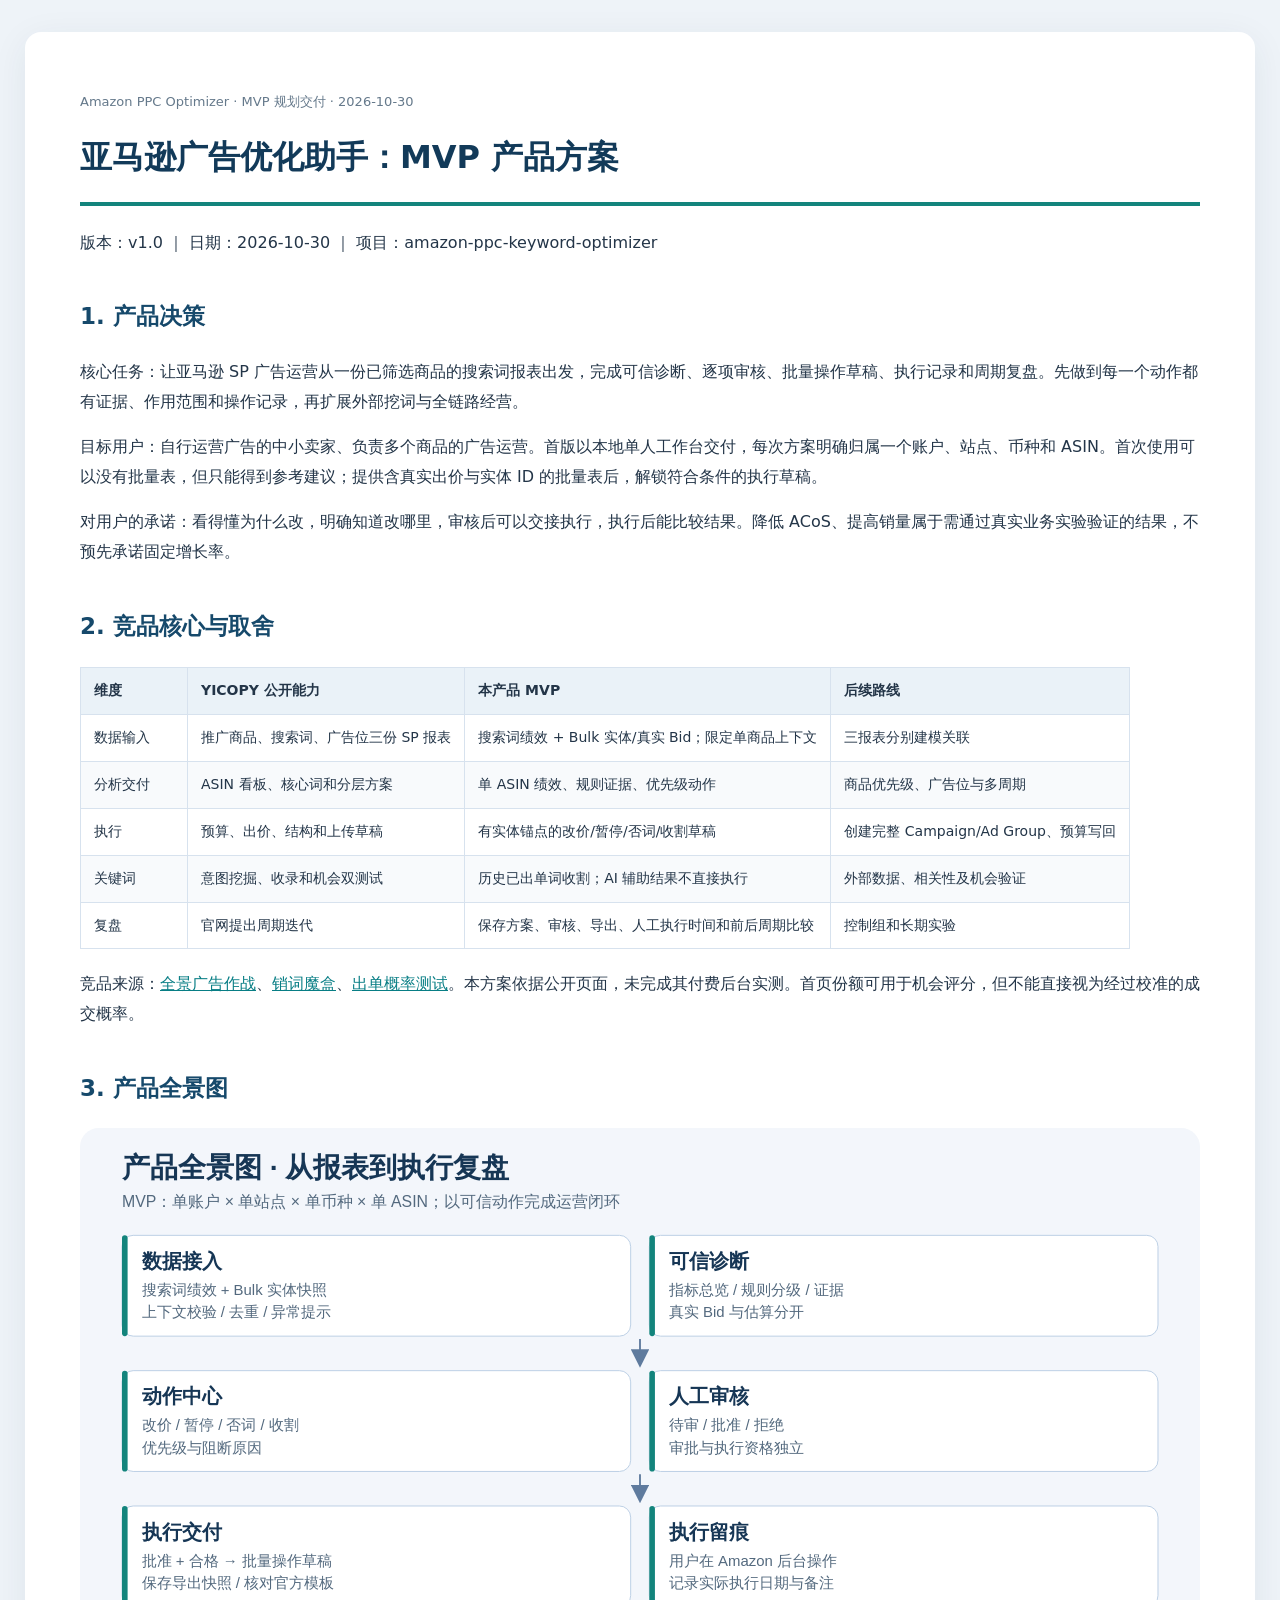
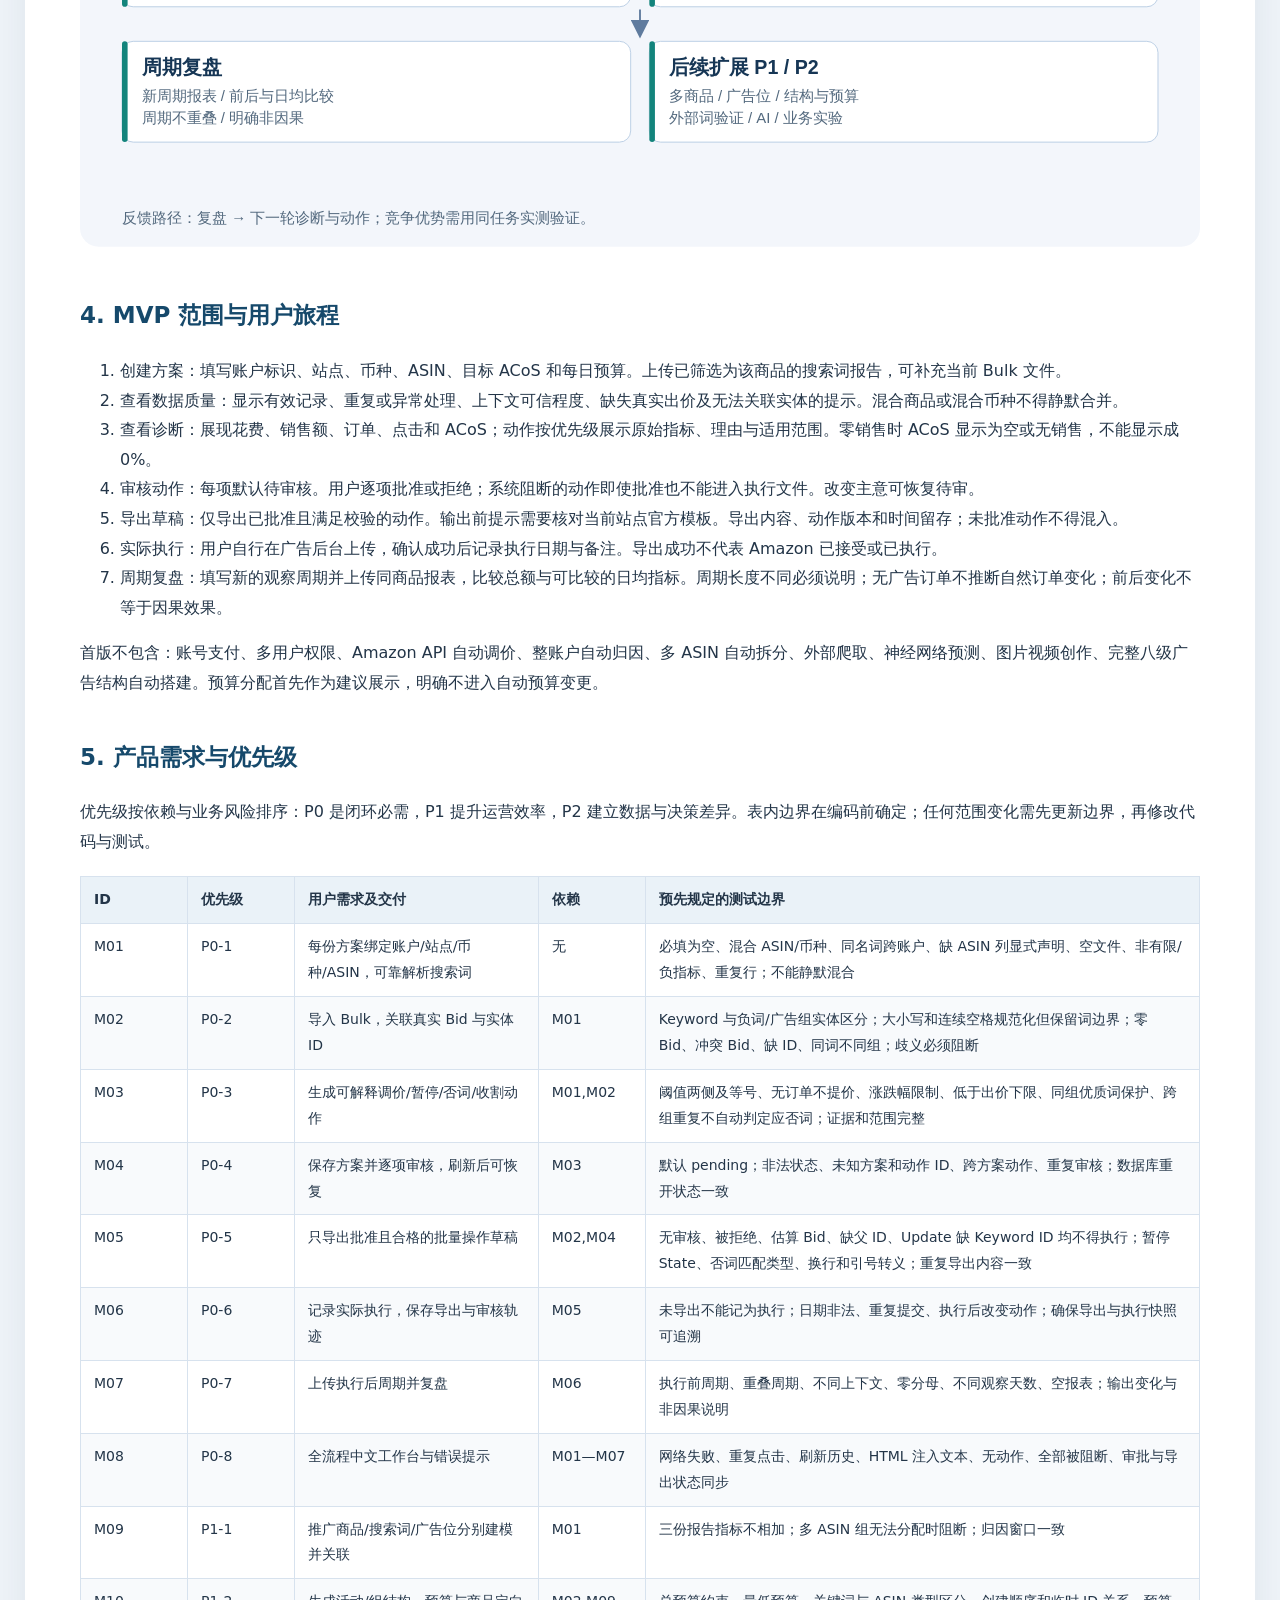
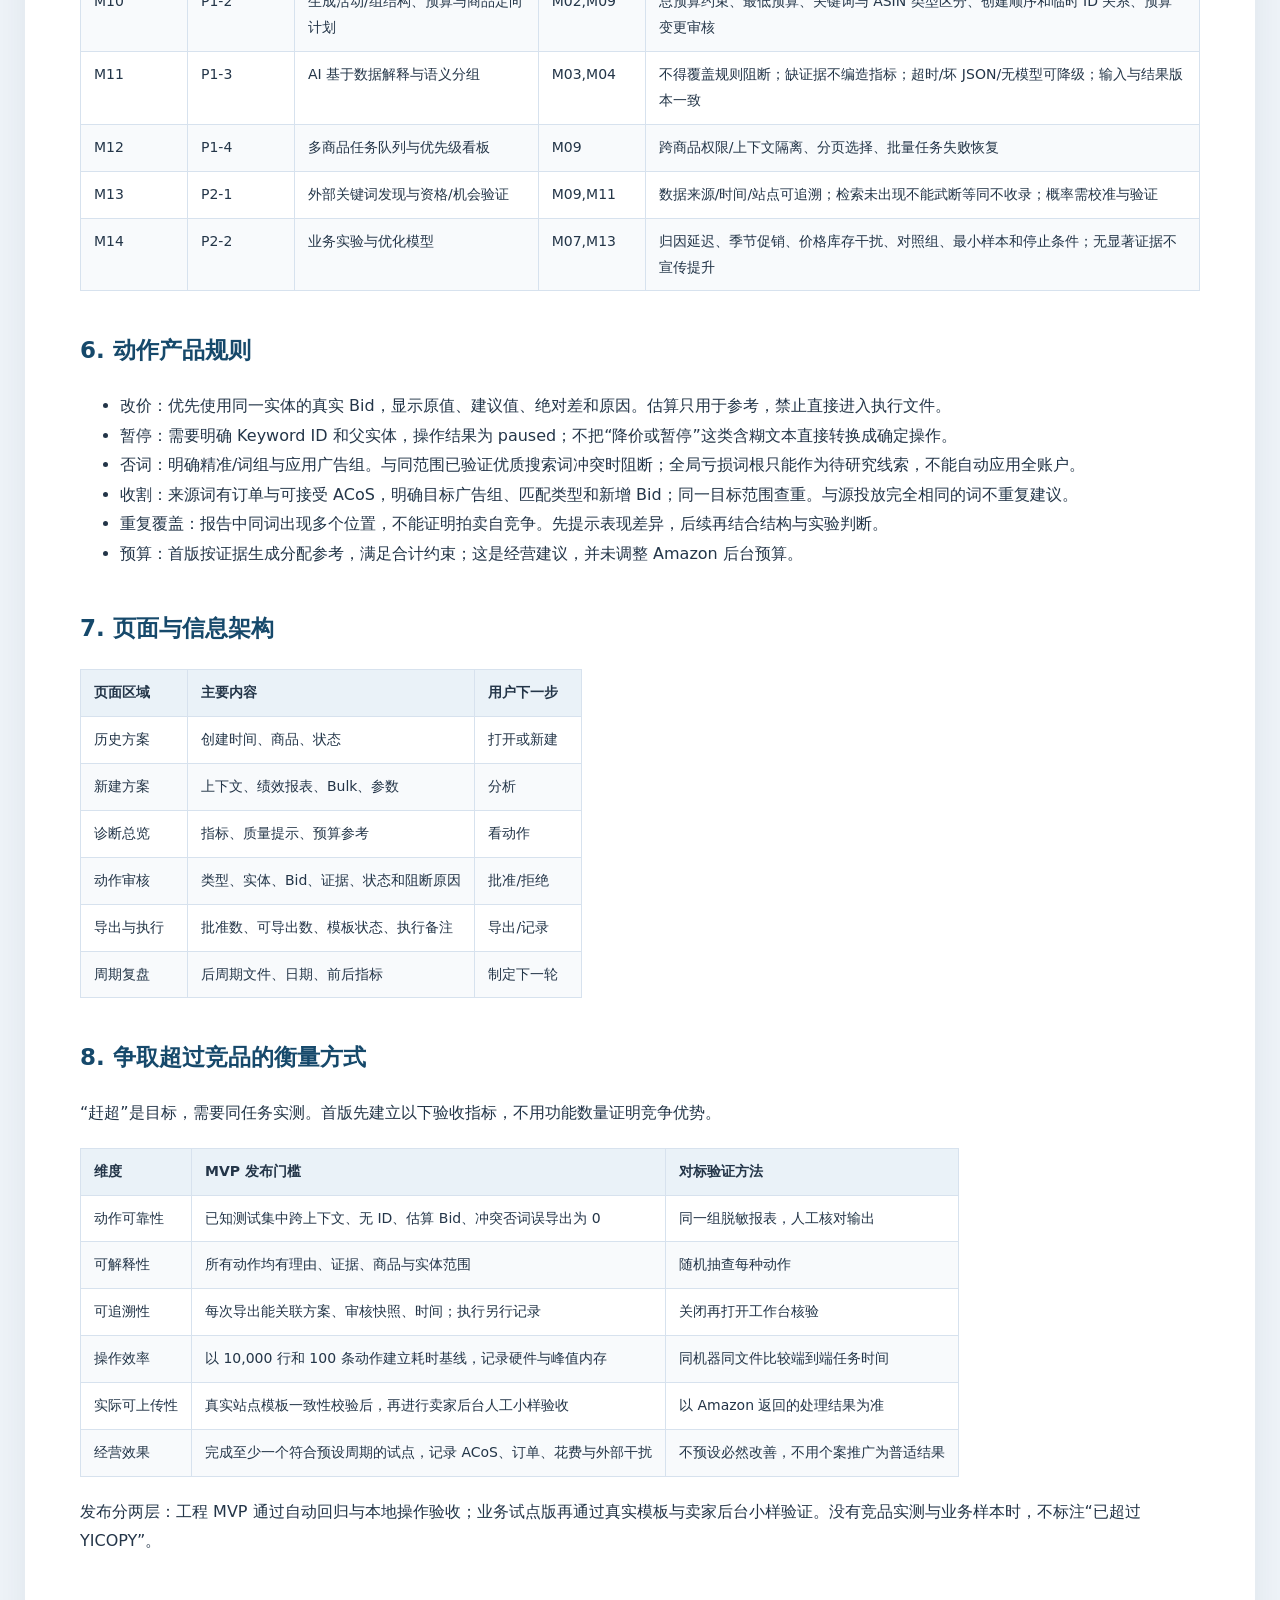
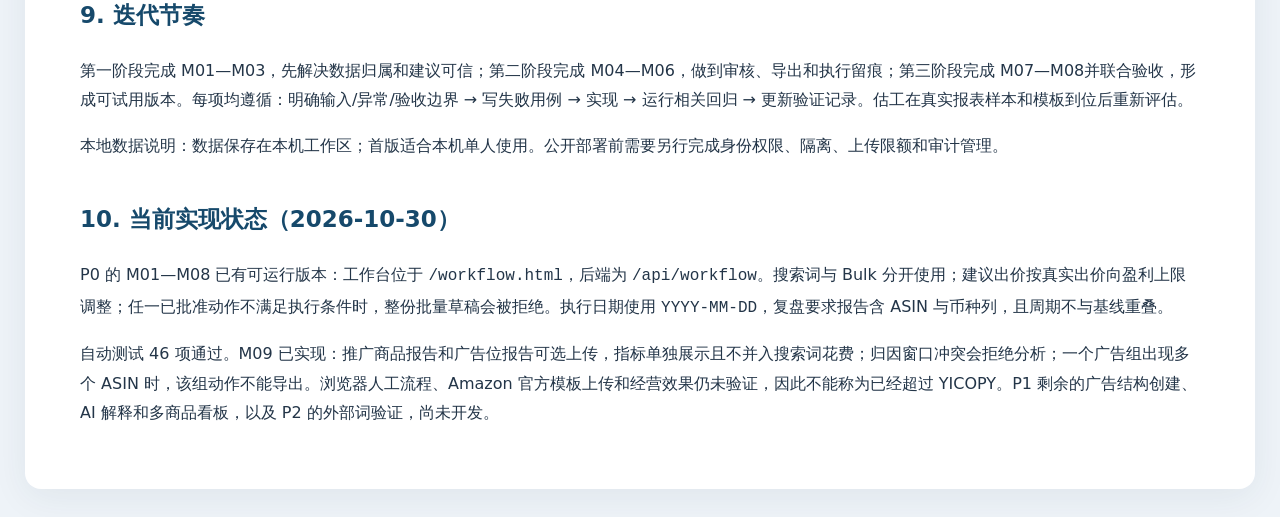
<file: docs/MVP-产品方案.html>
<!doctype html><html lang="zh-CN"><meta charset="utf-8"><meta name="viewport" content="width=device-width,initial-scale=1"><title>MVP-产品方案</title><style>body{margin:0;background:#eef3f8;color:#233548;font:16px/1.85 "Microsoft YaHei",system-ui,sans-serif}main{max-width:1120px;margin:32px auto;background:white;padding:45px 55px;border-radius:16px;box-shadow:0 8px 36px #17334c12}h1{font-size:32px;color:#123a59;line-height:1.4;border-bottom:4px solid #13847c;padding-bottom:22px}h2{font-size:23px;color:#16496b;margin-top:38px}h3{color:#16496b}a{color:#087e85}table{width:100%;border-collapse:collapse;font-size:14px;margin:20px 0;display:block;overflow:auto}th,td{border:1px solid #d7e2ee;padding:10px 13px;vertical-align:top;min-width:80px}th{background:#eaf2f8;text-align:left}tr:nth-child(even){background:#f8fafc}pre{background:#102b42;color:#e9f4ff;padding:20px;overflow:auto;border-radius:10px;line-height:1.6;font-size:13px}code{font-family:Consolas,monospace}img,svg{max-width:100%;height:auto}blockquote{border-left:4px solid #13847c;background:#eef8f6;margin:18px 0;padding:10px 20px}.meta{color:#65798b;font-size:13px}.diagram-source{display:none}@media(max-width:700px){main{padding:22px 16px;margin:8px}h1{font-size:26px}}@media print{body{background:white}main{box-shadow:none;margin:0;padding:12px}h2{break-after:avoid}tr,svg{break-inside:avoid}pre{white-space:pre-wrap}}</style><main><p class="meta">Amazon PPC Optimizer · MVP 规划交付 · 2026-10-30</p><h1>亚马逊广告优化助手：MVP 产品方案</h1>
<p>版本：v1.0 ｜ 日期：2026-10-30 ｜ 项目：amazon-ppc-keyword-optimizer</p>
<h2>1. 产品决策</h2>
<p>核心任务：让亚马逊 SP 广告运营从一份已筛选商品的搜索词报表出发，完成可信诊断、逐项审核、批量操作草稿、执行记录和周期复盘。先做到每一个动作都有证据、作用范围和操作记录，再扩展外部挖词与全链路经营。</p>
<p>目标用户：自行运营广告的中小卖家、负责多个商品的广告运营。首版以本地单人工作台交付，每次方案明确归属一个账户、站点、币种和 ASIN。首次使用可以没有批量表，但只能得到参考建议；提供含真实出价与实体 ID 的批量表后，解锁符合条件的执行草稿。</p>
<p>对用户的承诺：看得懂为什么改，明确知道改哪里，审核后可以交接执行，执行后能比较结果。降低 ACoS、提高销量属于需通过真实业务实验验证的结果，不预先承诺固定增长率。</p>
<h2>2. 竞品核心与取舍</h2>
<table>
<thead>
<tr>
<th>维度</th>
<th>YICOPY 公开能力</th>
<th>本产品 MVP</th>
<th>后续路线</th>
</tr>
</thead>
<tbody>
<tr>
<td>数据输入</td>
<td>推广商品、搜索词、广告位三份 SP 报表</td>
<td>搜索词绩效 + Bulk 实体/真实 Bid；限定单商品上下文</td>
<td>三报表分别建模关联</td>
</tr>
<tr>
<td>分析交付</td>
<td>ASIN 看板、核心词和分层方案</td>
<td>单 ASIN 绩效、规则证据、优先级动作</td>
<td>商品优先级、广告位与多周期</td>
</tr>
<tr>
<td>执行</td>
<td>预算、出价、结构和上传草稿</td>
<td>有实体锚点的改价/暂停/否词/收割草稿</td>
<td>创建完整 Campaign/Ad Group、预算写回</td>
</tr>
<tr>
<td>关键词</td>
<td>意图挖掘、收录和机会双测试</td>
<td>历史已出单词收割；AI 辅助结果不直接执行</td>
<td>外部数据、相关性及机会验证</td>
</tr>
<tr>
<td>复盘</td>
<td>官网提出周期迭代</td>
<td>保存方案、审核、导出、人工执行时间和前后周期比较</td>
<td>控制组和长期实验</td>
</tr>
</tbody>
</table>
<p>竞品来源：<a href="https://yicopy.com/features/sp-panoramic-ads">全景广告作战</a>、<a href="https://yicopy.com/features/keyword-magic-box">销词魔盒</a>、<a href="https://yicopy.com/features/keyword-sales-probability-test">出单概率测试</a>。本方案依据公开页面，未完成其付费后台实测。首页份额可用于机会评分，但不能直接视为经过校准的成交概率。</p>
<h2>3. 产品全景图</h2>
<p><svg xmlns="http://www.w3.org/2000/svg" width="1200" height="770" viewBox="0 0 1200 770" role="img" aria-label="产品全景图 · 从报表到执行复盘"><defs><marker id="arrow" markerWidth="10" markerHeight="10" refX="8" refY="5" orient="auto"><path d="M0 0 L10 5 L0 10" fill="#5f7b9e"/></marker></defs><rect width="1200" height="770" rx="20" fill="#f3f6fb"/><text x="45" y="52" font-size="30" font-family="Microsoft YaHei, sans-serif" font-weight="700" fill="#163655">产品全景图 · 从报表到执行复盘</text><text x="45" y="85" font-size="17" font-family="Microsoft YaHei, sans-serif" fill="#53697e">MVP：单账户 × 单站点 × 单币种 × 单 ASIN；以可信动作完成运营闭环</text><rect x="45.0" y="115" width="545.0" height="108" rx="12" fill="white" stroke="#b9cde3"/><rect x="45.0" y="115" width="6" height="108" rx="3" fill="#13847c"/><text x="66.0" y="150" font-size="21" font-family="Microsoft YaHei, sans-serif" font-weight="700" fill="#163655">数据接入</text><text x="66.0" y="179" font-size="16" font-family="Microsoft YaHei, sans-serif" fill="#53697e">搜索词绩效 + Bulk 实体快照</text><text x="66.0" y="203" font-size="16" font-family="Microsoft YaHei, sans-serif" fill="#53697e">上下文校验 / 去重 / 异常提示</text><rect x="610.0" y="115" width="545.0" height="108" rx="12" fill="white" stroke="#b9cde3"/><rect x="610.0" y="115" width="6" height="108" rx="3" fill="#13847c"/><text x="631.0" y="150" font-size="21" font-family="Microsoft YaHei, sans-serif" font-weight="700" fill="#163655">可信诊断</text><text x="631.0" y="179" font-size="16" font-family="Microsoft YaHei, sans-serif" fill="#53697e">指标总览 / 规则分级 / 证据</text><text x="631.0" y="203" font-size="16" font-family="Microsoft YaHei, sans-serif" fill="#53697e">真实 Bid 与估算分开</text><path d="M600 226 L600 253" stroke="#5f7b9e" stroke-width="2" marker-end="url(#arrow)"/><rect x="45.0" y="260" width="545.0" height="108" rx="12" fill="white" stroke="#b9cde3"/><rect x="45.0" y="260" width="6" height="108" rx="3" fill="#13847c"/><text x="66.0" y="295" font-size="21" font-family="Microsoft YaHei, sans-serif" font-weight="700" fill="#163655">动作中心</text><text x="66.0" y="324" font-size="16" font-family="Microsoft YaHei, sans-serif" fill="#53697e">改价 / 暂停 / 否词 / 收割</text><text x="66.0" y="348" font-size="16" font-family="Microsoft YaHei, sans-serif" fill="#53697e">优先级与阻断原因</text><rect x="610.0" y="260" width="545.0" height="108" rx="12" fill="white" stroke="#b9cde3"/><rect x="610.0" y="260" width="6" height="108" rx="3" fill="#13847c"/><text x="631.0" y="295" font-size="21" font-family="Microsoft YaHei, sans-serif" font-weight="700" fill="#163655">人工审核</text><text x="631.0" y="324" font-size="16" font-family="Microsoft YaHei, sans-serif" fill="#53697e">待审 / 批准 / 拒绝</text><text x="631.0" y="348" font-size="16" font-family="Microsoft YaHei, sans-serif" fill="#53697e">审批与执行资格独立</text><path d="M600 371 L600 398" stroke="#5f7b9e" stroke-width="2" marker-end="url(#arrow)"/><rect x="45.0" y="405" width="545.0" height="108" rx="12" fill="white" stroke="#b9cde3"/><rect x="45.0" y="405" width="6" height="108" rx="3" fill="#13847c"/><text x="66.0" y="440" font-size="21" font-family="Microsoft YaHei, sans-serif" font-weight="700" fill="#163655">执行交付</text><text x="66.0" y="469" font-size="16" font-family="Microsoft YaHei, sans-serif" fill="#53697e">批准 + 合格 → 批量操作草稿</text><text x="66.0" y="493" font-size="16" font-family="Microsoft YaHei, sans-serif" fill="#53697e">保存导出快照 / 核对官方模板</text><rect x="610.0" y="405" width="545.0" height="108" rx="12" fill="white" stroke="#b9cde3"/><rect x="610.0" y="405" width="6" height="108" rx="3" fill="#13847c"/><text x="631.0" y="440" font-size="21" font-family="Microsoft YaHei, sans-serif" font-weight="700" fill="#163655">执行留痕</text><text x="631.0" y="469" font-size="16" font-family="Microsoft YaHei, sans-serif" fill="#53697e">用户在 Amazon 后台操作</text><text x="631.0" y="493" font-size="16" font-family="Microsoft YaHei, sans-serif" fill="#53697e">记录实际执行日期与备注</text><path d="M600 516 L600 543" stroke="#5f7b9e" stroke-width="2" marker-end="url(#arrow)"/><rect x="45.0" y="550" width="545.0" height="108" rx="12" fill="white" stroke="#b9cde3"/><rect x="45.0" y="550" width="6" height="108" rx="3" fill="#13847c"/><text x="66.0" y="585" font-size="21" font-family="Microsoft YaHei, sans-serif" font-weight="700" fill="#163655">周期复盘</text><text x="66.0" y="614" font-size="16" font-family="Microsoft YaHei, sans-serif" fill="#53697e">新周期报表 / 前后与日均比较</text><text x="66.0" y="638" font-size="16" font-family="Microsoft YaHei, sans-serif" fill="#53697e">周期不重叠 / 明确非因果</text><rect x="610.0" y="550" width="545.0" height="108" rx="12" fill="white" stroke="#b9cde3"/><rect x="610.0" y="550" width="6" height="108" rx="3" fill="#13847c"/><text x="631.0" y="585" font-size="21" font-family="Microsoft YaHei, sans-serif" font-weight="700" fill="#163655">后续扩展 P1 / P2</text><text x="631.0" y="614" font-size="16" font-family="Microsoft YaHei, sans-serif" fill="#53697e">多商品 / 广告位 / 结构与预算</text><text x="631.0" y="638" font-size="16" font-family="Microsoft YaHei, sans-serif" fill="#53697e">外部词验证 / AI / 业务实验</text><text x="45" y="745" font-size="16" font-family="Microsoft YaHei, sans-serif" fill="#53697e">反馈路径：复盘 → 下一轮诊断与动作；竞争优势需用同任务实测验证。</text></svg></p>
<h2>4. MVP 范围与用户旅程</h2>
<ol>
<li>创建方案：填写账户标识、站点、币种、ASIN、目标 ACoS 和每日预算。上传已筛选为该商品的搜索词报告，可补充当前 Bulk 文件。</li>
<li>查看数据质量：显示有效记录、重复或异常处理、上下文可信程度、缺失真实出价及无法关联实体的提示。混合商品或混合币种不得静默合并。</li>
<li>查看诊断：展现花费、销售额、订单、点击和 ACoS；动作按优先级展示原始指标、理由与适用范围。零销售时 ACoS 显示为空或无销售，不能显示成 0%。</li>
<li>审核动作：每项默认待审核。用户逐项批准或拒绝；系统阻断的动作即使批准也不能进入执行文件。改变主意可恢复待审。</li>
<li>导出草稿：仅导出已批准且满足校验的动作。输出前提示需要核对当前站点官方模板。导出内容、动作版本和时间留存；未批准动作不得混入。</li>
<li>实际执行：用户自行在广告后台上传，确认成功后记录执行日期与备注。导出成功不代表 Amazon 已接受或已执行。</li>
<li>周期复盘：填写新的观察周期并上传同商品报表，比较总额与可比较的日均指标。周期长度不同必须说明；无广告订单不推断自然订单变化；前后变化不等于因果效果。</li>
</ol>
<p>首版不包含：账号支付、多用户权限、Amazon API 自动调价、整账户自动归因、多 ASIN 自动拆分、外部爬取、神经网络预测、图片视频创作、完整八级广告结构自动搭建。预算分配首先作为建议展示，明确不进入自动预算变更。</p>
<h2>5. 产品需求与优先级</h2>
<p>优先级按依赖与业务风险排序：P0 是闭环必需，P1 提升运营效率，P2 建立数据与决策差异。表内边界在编码前确定；任何范围变化需先更新边界，再修改代码与测试。</p>
<table>
<thead>
<tr>
<th>ID</th>
<th>优先级</th>
<th>用户需求及交付</th>
<th>依赖</th>
<th>预先规定的测试边界</th>
</tr>
</thead>
<tbody>
<tr>
<td>M01</td>
<td>P0-1</td>
<td>每份方案绑定账户/站点/币种/ASIN，可靠解析搜索词</td>
<td>无</td>
<td>必填为空、混合 ASIN/币种、同名词跨账户、缺 ASIN 列显式声明、空文件、非有限/负指标、重复行；不能静默混合</td>
</tr>
<tr>
<td>M02</td>
<td>P0-2</td>
<td>导入 Bulk，关联真实 Bid 与实体 ID</td>
<td>M01</td>
<td>Keyword 与负词/广告组实体区分；大小写和连续空格规范化但保留词边界；零 Bid、冲突 Bid、缺 ID、同词不同组；歧义必须阻断</td>
</tr>
<tr>
<td>M03</td>
<td>P0-3</td>
<td>生成可解释调价/暂停/否词/收割动作</td>
<td>M01,M02</td>
<td>阈值两侧及等号、无订单不提价、涨跌幅限制、低于出价下限、同组优质词保护、跨组重复不自动判定应否词；证据和范围完整</td>
</tr>
<tr>
<td>M04</td>
<td>P0-4</td>
<td>保存方案并逐项审核，刷新后可恢复</td>
<td>M03</td>
<td>默认 pending；非法状态、未知方案和动作 ID、跨方案动作、重复审核；数据库重开状态一致</td>
</tr>
<tr>
<td>M05</td>
<td>P0-5</td>
<td>只导出批准且合格的批量操作草稿</td>
<td>M02,M04</td>
<td>无审核、被拒绝、估算 Bid、缺父 ID、Update 缺 Keyword ID 均不得执行；暂停 State、否词匹配类型、换行和引号转义；重复导出内容一致</td>
</tr>
<tr>
<td>M06</td>
<td>P0-6</td>
<td>记录实际执行，保存导出与审核轨迹</td>
<td>M05</td>
<td>未导出不能记为执行；日期非法、重复提交、执行后改变动作；确保导出与执行快照可追溯</td>
</tr>
<tr>
<td>M07</td>
<td>P0-7</td>
<td>上传执行后周期并复盘</td>
<td>M06</td>
<td>执行前周期、重叠周期、不同上下文、零分母、不同观察天数、空报表；输出变化与非因果说明</td>
</tr>
<tr>
<td>M08</td>
<td>P0-8</td>
<td>全流程中文工作台与错误提示</td>
<td>M01—M07</td>
<td>网络失败、重复点击、刷新历史、HTML 注入文本、无动作、全部被阻断、审批与导出状态同步</td>
</tr>
<tr>
<td>M09</td>
<td>P1-1</td>
<td>推广商品/搜索词/广告位分别建模并关联</td>
<td>M01</td>
<td>三份报告指标不相加；多 ASIN 组无法分配时阻断；归因窗口一致</td>
</tr>
<tr>
<td>M10</td>
<td>P1-2</td>
<td>生成活动/组结构、预算与商品定向计划</td>
<td>M02,M09</td>
<td>总预算约束、最低预算、关键词与 ASIN 类型区分、创建顺序和临时 ID 关系、预算变更审核</td>
</tr>
<tr>
<td>M11</td>
<td>P1-3</td>
<td>AI 基于数据解释与语义分组</td>
<td>M03,M04</td>
<td>不得覆盖规则阻断；缺证据不编造指标；超时/坏 JSON/无模型可降级；输入与结果版本一致</td>
</tr>
<tr>
<td>M12</td>
<td>P1-4</td>
<td>多商品任务队列与优先级看板</td>
<td>M09</td>
<td>跨商品权限/上下文隔离、分页选择、批量任务失败恢复</td>
</tr>
<tr>
<td>M13</td>
<td>P2-1</td>
<td>外部关键词发现与资格/机会验证</td>
<td>M09,M11</td>
<td>数据来源/时间/站点可追溯；检索未出现不能武断等同不收录；概率需校准与验证</td>
</tr>
<tr>
<td>M14</td>
<td>P2-2</td>
<td>业务实验与优化模型</td>
<td>M07,M13</td>
<td>归因延迟、季节促销、价格库存干扰、对照组、最小样本和停止条件；无显著证据不宣传提升</td>
</tr>
</tbody>
</table>
<h2>6. 动作产品规则</h2>
<ul>
<li>改价：优先使用同一实体的真实 Bid，显示原值、建议值、绝对差和原因。估算只用于参考，禁止直接进入执行文件。</li>
<li>暂停：需要明确 Keyword ID 和父实体，操作结果为 paused；不把“降价或暂停”这类含糊文本直接转换成确定操作。</li>
<li>否词：明确精准/词组与应用广告组。与同范围已验证优质搜索词冲突时阻断；全局亏损词根只能作为待研究线索，不能自动应用全账户。</li>
<li>收割：来源词有订单与可接受 ACoS，明确目标广告组、匹配类型和新增 Bid；同一目标范围查重。与源投放完全相同的词不重复建议。</li>
<li>重复覆盖：报告中同词出现多个位置，不能证明拍卖自竞争。先提示表现差异，后续再结合结构与实验判断。</li>
<li>预算：首版按证据生成分配参考，满足合计约束；这是经营建议，并未调整 Amazon 后台预算。</li>
</ul>
<h2>7. 页面与信息架构</h2>
<table>
<thead>
<tr>
<th>页面区域</th>
<th>主要内容</th>
<th>用户下一步</th>
</tr>
</thead>
<tbody>
<tr>
<td>历史方案</td>
<td>创建时间、商品、状态</td>
<td>打开或新建</td>
</tr>
<tr>
<td>新建方案</td>
<td>上下文、绩效报表、Bulk、参数</td>
<td>分析</td>
</tr>
<tr>
<td>诊断总览</td>
<td>指标、质量提示、预算参考</td>
<td>看动作</td>
</tr>
<tr>
<td>动作审核</td>
<td>类型、实体、Bid、证据、状态和阻断原因</td>
<td>批准/拒绝</td>
</tr>
<tr>
<td>导出与执行</td>
<td>批准数、可导出数、模板状态、执行备注</td>
<td>导出/记录</td>
</tr>
<tr>
<td>周期复盘</td>
<td>后周期文件、日期、前后指标</td>
<td>制定下一轮</td>
</tr>
</tbody>
</table>
<h2>8. 争取超过竞品的衡量方式</h2>
<p>“赶超”是目标，需要同任务实测。首版先建立以下验收指标，不用功能数量证明竞争优势。</p>
<table>
<thead>
<tr>
<th>维度</th>
<th>MVP 发布门槛</th>
<th>对标验证方法</th>
</tr>
</thead>
<tbody>
<tr>
<td>动作可靠性</td>
<td>已知测试集中跨上下文、无 ID、估算 Bid、冲突否词误导出为 0</td>
<td>同一组脱敏报表，人工核对输出</td>
</tr>
<tr>
<td>可解释性</td>
<td>所有动作均有理由、证据、商品与实体范围</td>
<td>随机抽查每种动作</td>
</tr>
<tr>
<td>可追溯性</td>
<td>每次导出能关联方案、审核快照、时间；执行另行记录</td>
<td>关闭再打开工作台核验</td>
</tr>
<tr>
<td>操作效率</td>
<td>以 10,000 行和 100 条动作建立耗时基线，记录硬件与峰值内存</td>
<td>同机器同文件比较端到端任务时间</td>
</tr>
<tr>
<td>实际可上传性</td>
<td>真实站点模板一致性校验后，再进行卖家后台人工小样验收</td>
<td>以 Amazon 返回的处理结果为准</td>
</tr>
<tr>
<td>经营效果</td>
<td>完成至少一个符合预设周期的试点，记录 ACoS、订单、花费与外部干扰</td>
<td>不预设必然改善，不用个案推广为普适结果</td>
</tr>
</tbody>
</table>
<p>发布分两层：工程 MVP 通过自动回归与本地操作验收；业务试点版再通过真实模板与卖家后台小样验证。没有竞品实测与业务样本时，不标注“已超过 YICOPY”。</p>
<h2>9. 迭代节奏</h2>
<p>第一阶段完成 M01—M03，先解决数据归属和建议可信；第二阶段完成 M04—M06，做到审核、导出和执行留痕；第三阶段完成 M07—M08并联合验收，形成可试用版本。每项均遵循：明确输入/异常/验收边界 → 写失败用例 → 实现 → 运行相关回归 → 更新验证记录。估工在真实报表样本和模板到位后重新评估。</p>
<p>本地数据说明：数据保存在本机工作区；首版适合本机单人使用。公开部署前需要另行完成身份权限、隔离、上传限额和审计管理。</p>
<h2>10. 当前实现状态（2026-10-30）</h2>
<p>P0 的 M01—M08 已有可运行版本：工作台位于 <code>/workflow.html</code>，后端为 <code>/api/workflow</code>。搜索词与 Bulk 分开使用；建议出价按真实出价向盈利上限调整；任一已批准动作不满足执行条件时，整份批量草稿会被拒绝。执行日期使用 <code>YYYY-MM-DD</code>，复盘要求报告含 ASIN 与币种列，且周期不与基线重叠。</p>
<p>自动测试 46 项通过。M09 已实现：推广商品报告和广告位报告可选上传，指标单独展示且不并入搜索词花费；归因窗口冲突会拒绝分析；一个广告组出现多个 ASIN 时，该组动作不能导出。浏览器人工流程、Amazon 官方模板上传和经营效果仍未验证，因此不能称为已经超过 YICOPY。P1 剩余的广告结构创建、AI 解释和多商品看板，以及 P2 的外部词验证，尚未开发。</p></main></html>
</file>
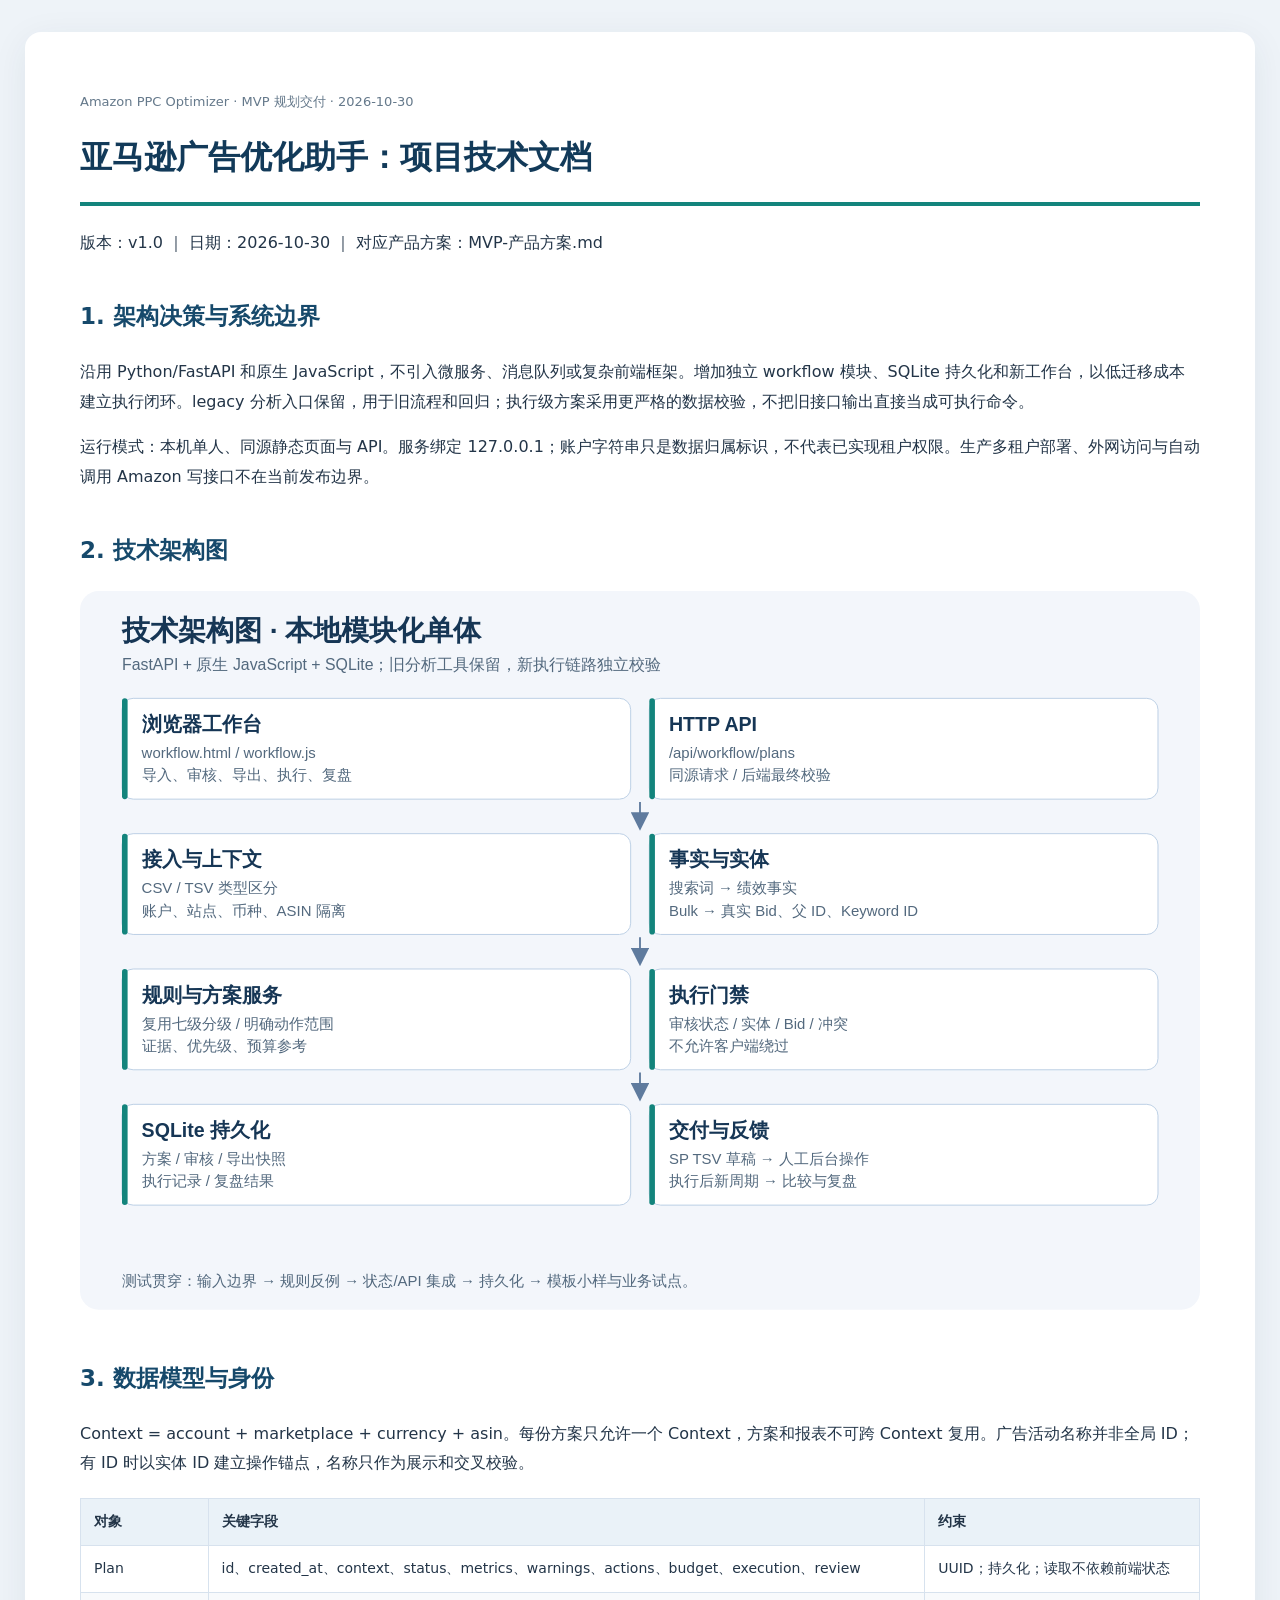
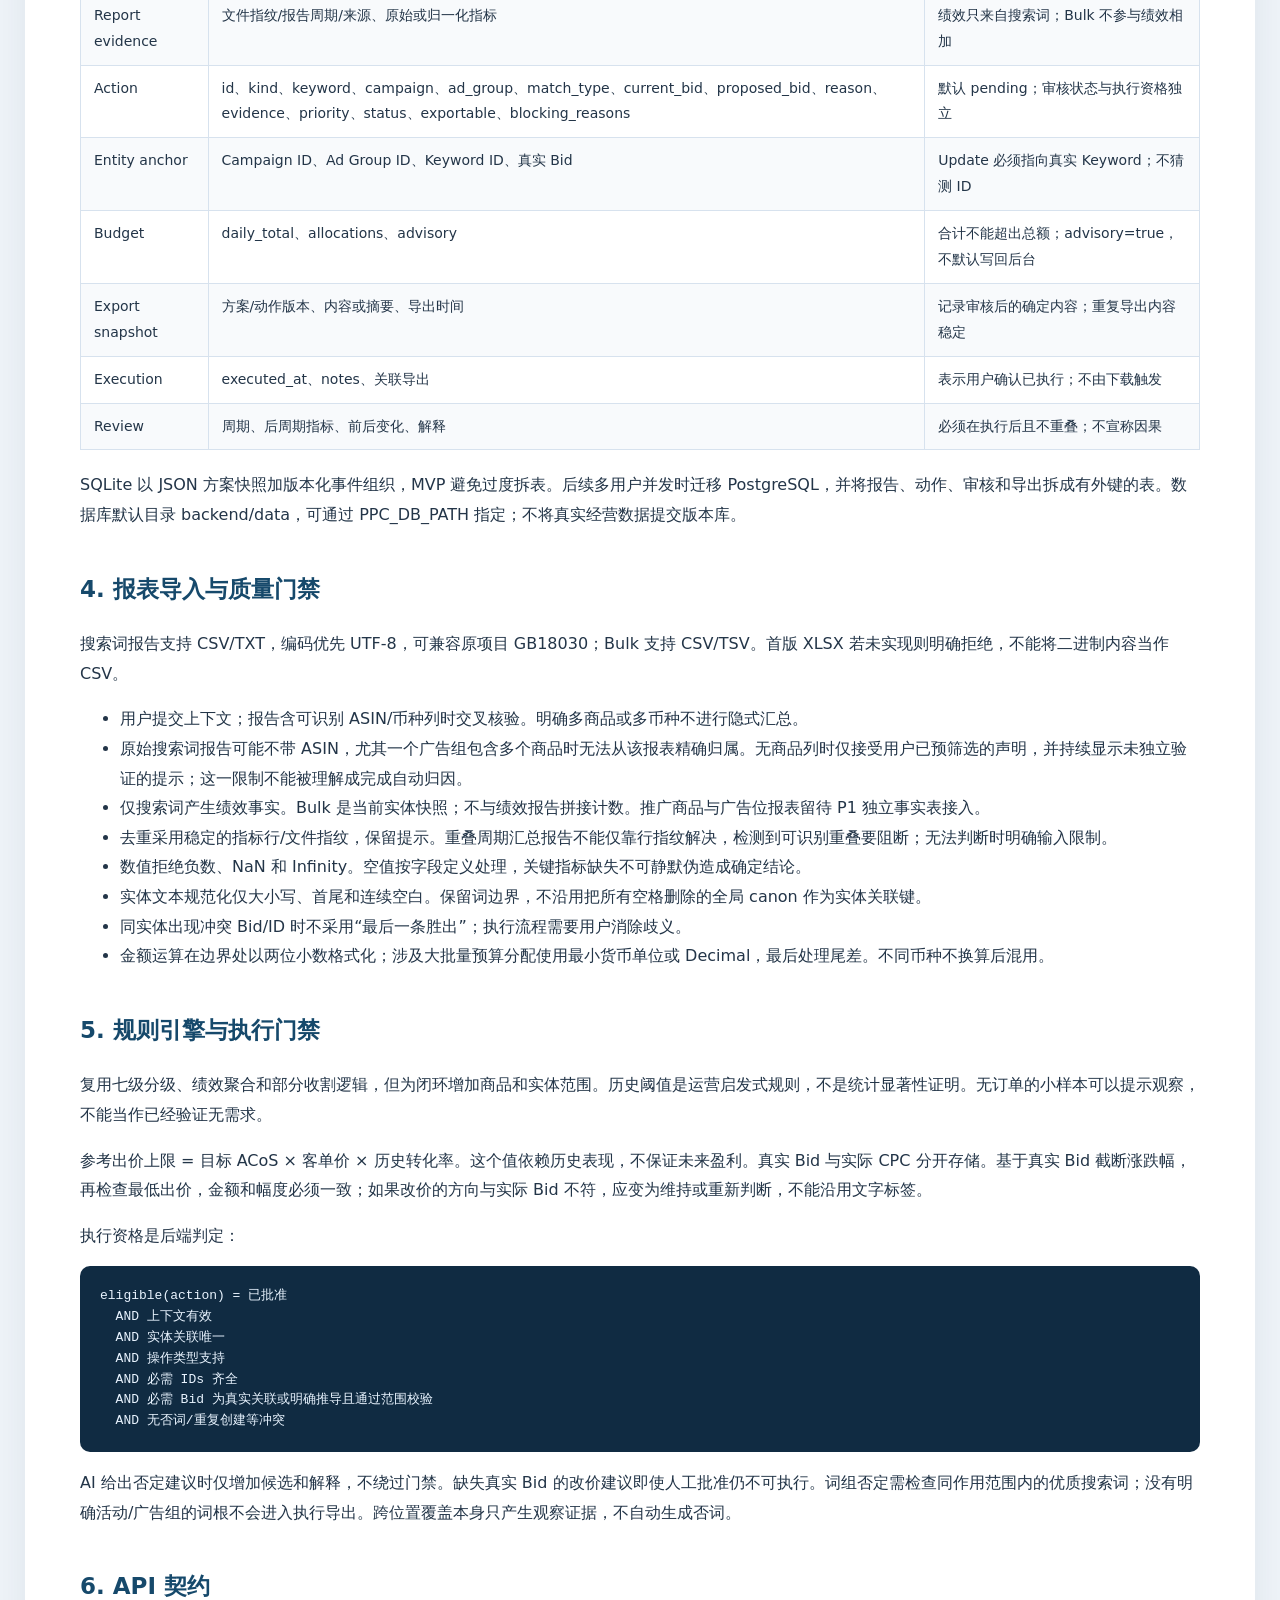
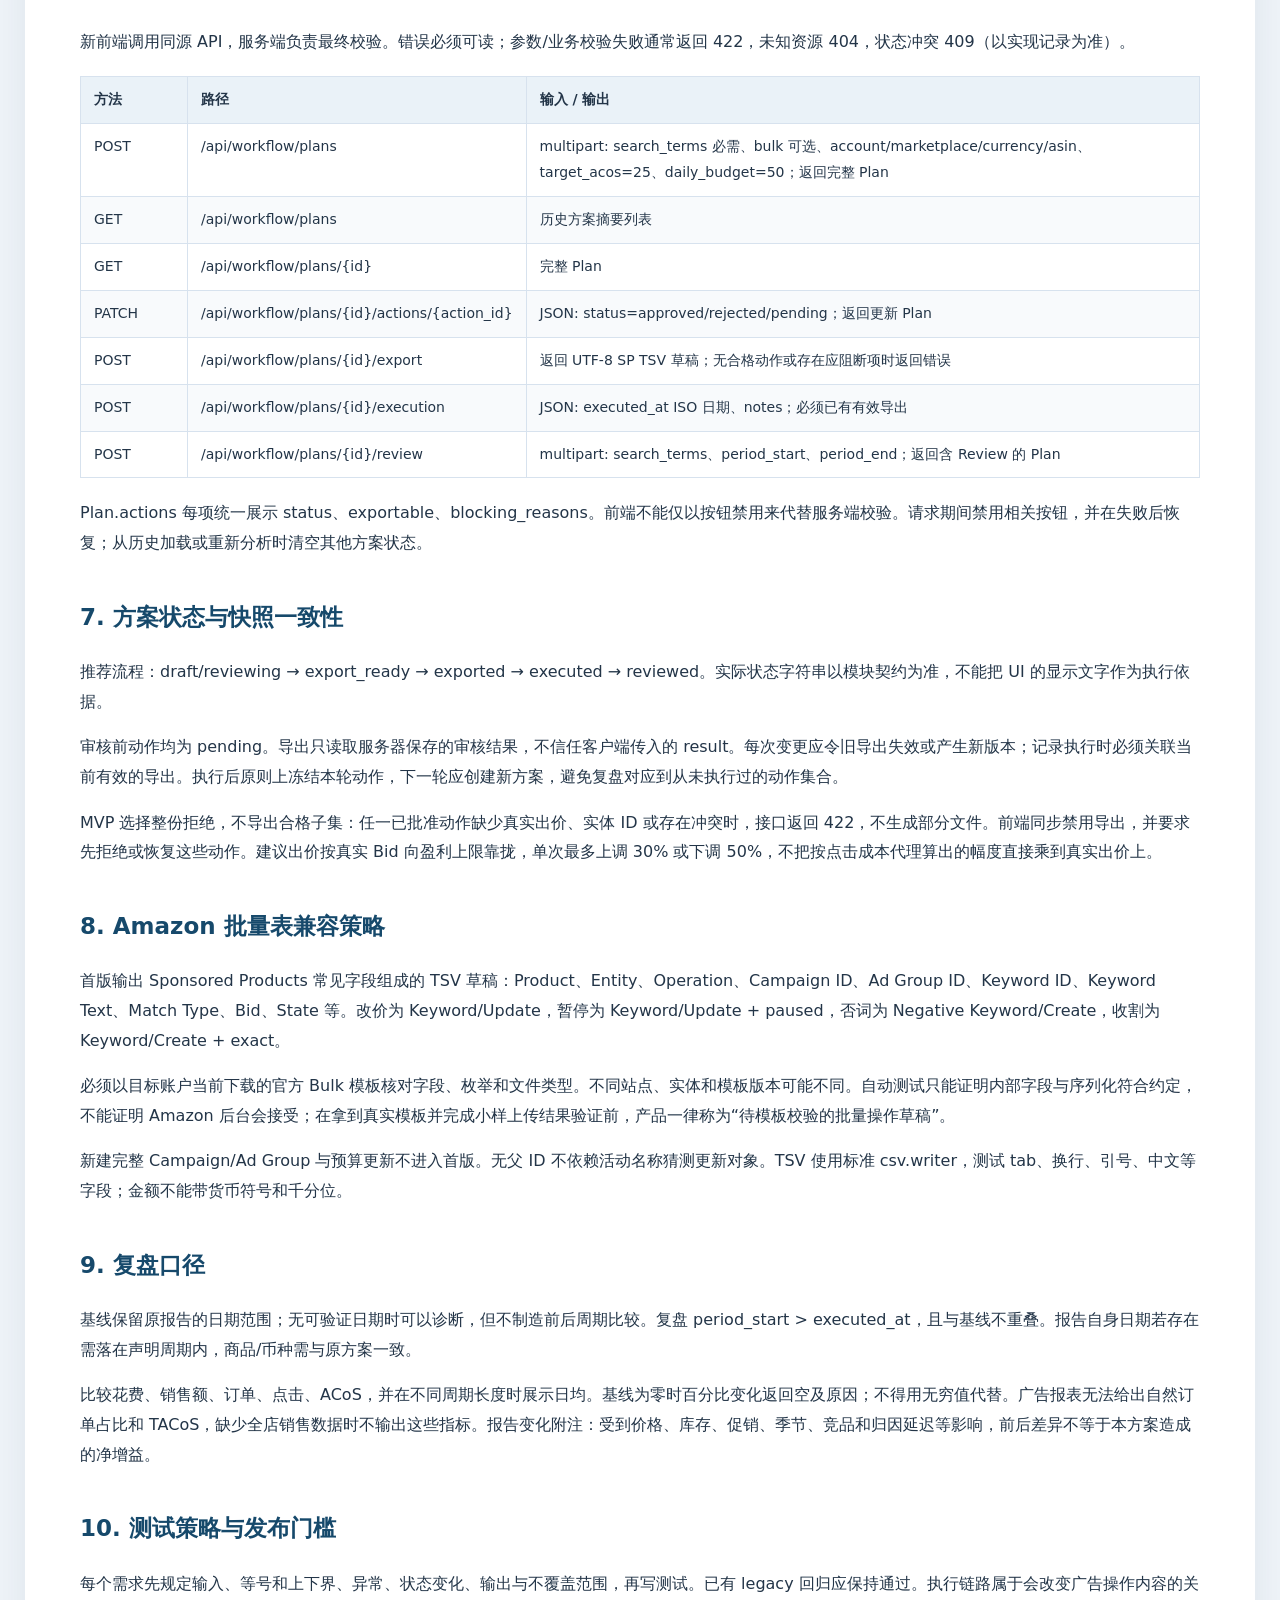
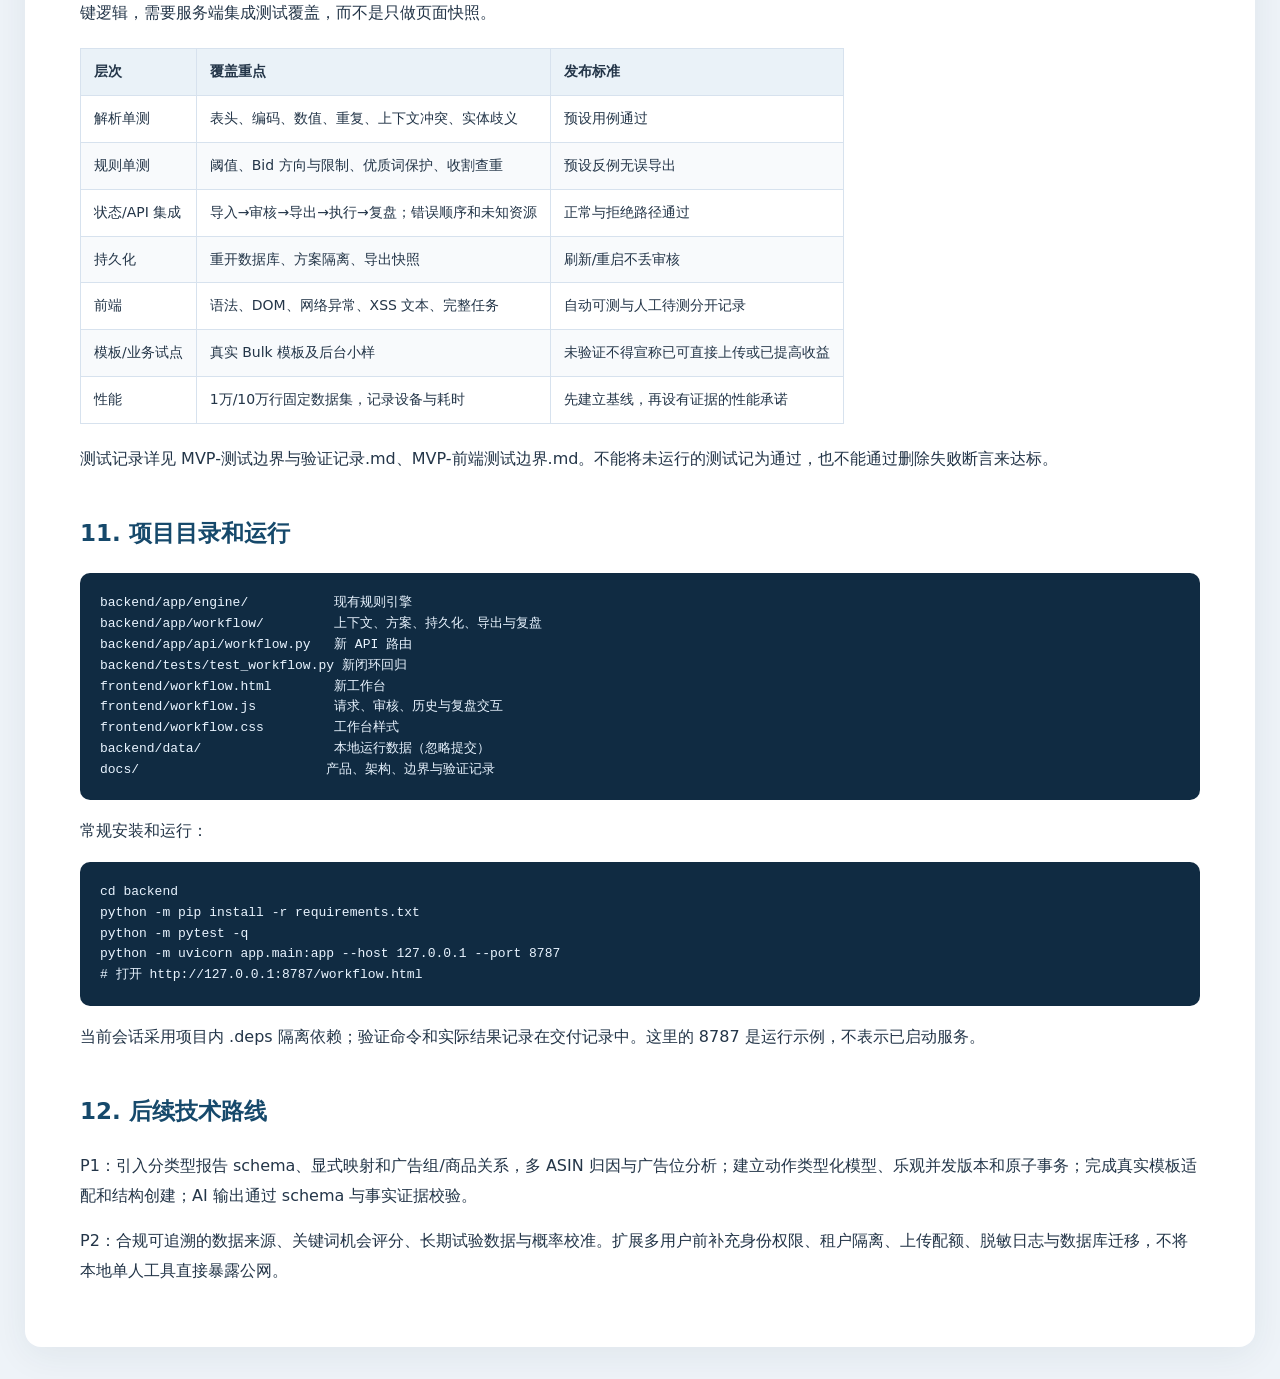
<file: docs/MVP-项目技术文档.html>
<!doctype html><html lang="zh-CN"><meta charset="utf-8"><meta name="viewport" content="width=device-width,initial-scale=1"><title>MVP-项目技术文档</title><style>body{margin:0;background:#eef3f8;color:#233548;font:16px/1.85 "Microsoft YaHei",system-ui,sans-serif}main{max-width:1120px;margin:32px auto;background:white;padding:45px 55px;border-radius:16px;box-shadow:0 8px 36px #17334c12}h1{font-size:32px;color:#123a59;line-height:1.4;border-bottom:4px solid #13847c;padding-bottom:22px}h2{font-size:23px;color:#16496b;margin-top:38px}h3{color:#16496b}a{color:#087e85}table{width:100%;border-collapse:collapse;font-size:14px;margin:20px 0;display:block;overflow:auto}th,td{border:1px solid #d7e2ee;padding:10px 13px;vertical-align:top;min-width:80px}th{background:#eaf2f8;text-align:left}tr:nth-child(even){background:#f8fafc}pre{background:#102b42;color:#e9f4ff;padding:20px;overflow:auto;border-radius:10px;line-height:1.6;font-size:13px}code{font-family:Consolas,monospace}img,svg{max-width:100%;height:auto}blockquote{border-left:4px solid #13847c;background:#eef8f6;margin:18px 0;padding:10px 20px}.meta{color:#65798b;font-size:13px}.diagram-source{display:none}@media(max-width:700px){main{padding:22px 16px;margin:8px}h1{font-size:26px}}@media print{body{background:white}main{box-shadow:none;margin:0;padding:12px}h2{break-after:avoid}tr,svg{break-inside:avoid}pre{white-space:pre-wrap}}</style><main><p class="meta">Amazon PPC Optimizer · MVP 规划交付 · 2026-10-30</p><h1>亚马逊广告优化助手：项目技术文档</h1>
<p>版本：v1.0 ｜ 日期：2026-10-30 ｜ 对应产品方案：MVP-产品方案.md</p>
<h2>1. 架构决策与系统边界</h2>
<p>沿用 Python/FastAPI 和原生 JavaScript，不引入微服务、消息队列或复杂前端框架。增加独立 workflow 模块、SQLite 持久化和新工作台，以低迁移成本建立执行闭环。legacy 分析入口保留，用于旧流程和回归；执行级方案采用更严格的数据校验，不把旧接口输出直接当成可执行命令。</p>
<p>运行模式：本机单人、同源静态页面与 API。服务绑定 127.0.0.1；账户字符串只是数据归属标识，不代表已实现租户权限。生产多租户部署、外网访问与自动调用 Amazon 写接口不在当前发布边界。</p>
<h2>2. 技术架构图</h2>
<p><svg xmlns="http://www.w3.org/2000/svg" width="1200" height="770" viewBox="0 0 1200 770" role="img" aria-label="技术架构图 · 本地模块化单体"><defs><marker id="arrow" markerWidth="10" markerHeight="10" refX="8" refY="5" orient="auto"><path d="M0 0 L10 5 L0 10" fill="#5f7b9e"/></marker></defs><rect width="1200" height="770" rx="20" fill="#f3f6fb"/><text x="45" y="52" font-size="30" font-family="Microsoft YaHei, sans-serif" font-weight="700" fill="#163655">技术架构图 · 本地模块化单体</text><text x="45" y="85" font-size="17" font-family="Microsoft YaHei, sans-serif" fill="#53697e">FastAPI + 原生 JavaScript + SQLite；旧分析工具保留，新执行链路独立校验</text><rect x="45.0" y="115" width="545.0" height="108" rx="12" fill="white" stroke="#b9cde3"/><rect x="45.0" y="115" width="6" height="108" rx="3" fill="#13847c"/><text x="66.0" y="150" font-size="21" font-family="Microsoft YaHei, sans-serif" font-weight="700" fill="#163655">浏览器工作台</text><text x="66.0" y="179" font-size="16" font-family="Microsoft YaHei, sans-serif" fill="#53697e">workflow.html / workflow.js</text><text x="66.0" y="203" font-size="16" font-family="Microsoft YaHei, sans-serif" fill="#53697e">导入、审核、导出、执行、复盘</text><rect x="610.0" y="115" width="545.0" height="108" rx="12" fill="white" stroke="#b9cde3"/><rect x="610.0" y="115" width="6" height="108" rx="3" fill="#13847c"/><text x="631.0" y="150" font-size="21" font-family="Microsoft YaHei, sans-serif" font-weight="700" fill="#163655">HTTP API</text><text x="631.0" y="179" font-size="16" font-family="Microsoft YaHei, sans-serif" fill="#53697e">/api/workflow/plans</text><text x="631.0" y="203" font-size="16" font-family="Microsoft YaHei, sans-serif" fill="#53697e">同源请求 / 后端最终校验</text><path d="M600 226 L600 253" stroke="#5f7b9e" stroke-width="2" marker-end="url(#arrow)"/><rect x="45.0" y="260" width="545.0" height="108" rx="12" fill="white" stroke="#b9cde3"/><rect x="45.0" y="260" width="6" height="108" rx="3" fill="#13847c"/><text x="66.0" y="295" font-size="21" font-family="Microsoft YaHei, sans-serif" font-weight="700" fill="#163655">接入与上下文</text><text x="66.0" y="324" font-size="16" font-family="Microsoft YaHei, sans-serif" fill="#53697e">CSV / TSV 类型区分</text><text x="66.0" y="348" font-size="16" font-family="Microsoft YaHei, sans-serif" fill="#53697e">账户、站点、币种、ASIN 隔离</text><rect x="610.0" y="260" width="545.0" height="108" rx="12" fill="white" stroke="#b9cde3"/><rect x="610.0" y="260" width="6" height="108" rx="3" fill="#13847c"/><text x="631.0" y="295" font-size="21" font-family="Microsoft YaHei, sans-serif" font-weight="700" fill="#163655">事实与实体</text><text x="631.0" y="324" font-size="16" font-family="Microsoft YaHei, sans-serif" fill="#53697e">搜索词 → 绩效事实</text><text x="631.0" y="348" font-size="16" font-family="Microsoft YaHei, sans-serif" fill="#53697e">Bulk → 真实 Bid、父 ID、Keyword ID</text><path d="M600 371 L600 398" stroke="#5f7b9e" stroke-width="2" marker-end="url(#arrow)"/><rect x="45.0" y="405" width="545.0" height="108" rx="12" fill="white" stroke="#b9cde3"/><rect x="45.0" y="405" width="6" height="108" rx="3" fill="#13847c"/><text x="66.0" y="440" font-size="21" font-family="Microsoft YaHei, sans-serif" font-weight="700" fill="#163655">规则与方案服务</text><text x="66.0" y="469" font-size="16" font-family="Microsoft YaHei, sans-serif" fill="#53697e">复用七级分级 / 明确动作范围</text><text x="66.0" y="493" font-size="16" font-family="Microsoft YaHei, sans-serif" fill="#53697e">证据、优先级、预算参考</text><rect x="610.0" y="405" width="545.0" height="108" rx="12" fill="white" stroke="#b9cde3"/><rect x="610.0" y="405" width="6" height="108" rx="3" fill="#13847c"/><text x="631.0" y="440" font-size="21" font-family="Microsoft YaHei, sans-serif" font-weight="700" fill="#163655">执行门禁</text><text x="631.0" y="469" font-size="16" font-family="Microsoft YaHei, sans-serif" fill="#53697e">审核状态 / 实体 / Bid / 冲突</text><text x="631.0" y="493" font-size="16" font-family="Microsoft YaHei, sans-serif" fill="#53697e">不允许客户端绕过</text><path d="M600 516 L600 543" stroke="#5f7b9e" stroke-width="2" marker-end="url(#arrow)"/><rect x="45.0" y="550" width="545.0" height="108" rx="12" fill="white" stroke="#b9cde3"/><rect x="45.0" y="550" width="6" height="108" rx="3" fill="#13847c"/><text x="66.0" y="585" font-size="21" font-family="Microsoft YaHei, sans-serif" font-weight="700" fill="#163655">SQLite 持久化</text><text x="66.0" y="614" font-size="16" font-family="Microsoft YaHei, sans-serif" fill="#53697e">方案 / 审核 / 导出快照</text><text x="66.0" y="638" font-size="16" font-family="Microsoft YaHei, sans-serif" fill="#53697e">执行记录 / 复盘结果</text><rect x="610.0" y="550" width="545.0" height="108" rx="12" fill="white" stroke="#b9cde3"/><rect x="610.0" y="550" width="6" height="108" rx="3" fill="#13847c"/><text x="631.0" y="585" font-size="21" font-family="Microsoft YaHei, sans-serif" font-weight="700" fill="#163655">交付与反馈</text><text x="631.0" y="614" font-size="16" font-family="Microsoft YaHei, sans-serif" fill="#53697e">SP TSV 草稿 → 人工后台操作</text><text x="631.0" y="638" font-size="16" font-family="Microsoft YaHei, sans-serif" fill="#53697e">执行后新周期 → 比较与复盘</text><text x="45" y="745" font-size="16" font-family="Microsoft YaHei, sans-serif" fill="#53697e">测试贯穿：输入边界 → 规则反例 → 状态/API 集成 → 持久化 → 模板小样与业务试点。</text></svg></p>
<h2>3. 数据模型与身份</h2>
<p>Context = account + marketplace + currency + asin。每份方案只允许一个 Context，方案和报表不可跨 Context 复用。广告活动名称并非全局 ID；有 ID 时以实体 ID 建立操作锚点，名称只作为展示和交叉校验。</p>
<table>
<thead>
<tr>
<th>对象</th>
<th>关键字段</th>
<th>约束</th>
</tr>
</thead>
<tbody>
<tr>
<td>Plan</td>
<td>id、created_at、context、status、metrics、warnings、actions、budget、execution、review</td>
<td>UUID；持久化；读取不依赖前端状态</td>
</tr>
<tr>
<td>Report evidence</td>
<td>文件指纹/报告周期/来源、原始或归一化指标</td>
<td>绩效只来自搜索词；Bulk 不参与绩效相加</td>
</tr>
<tr>
<td>Action</td>
<td>id、kind、keyword、campaign、ad_group、match_type、current_bid、proposed_bid、reason、evidence、priority、status、exportable、blocking_reasons</td>
<td>默认 pending；审核状态与执行资格独立</td>
</tr>
<tr>
<td>Entity anchor</td>
<td>Campaign ID、Ad Group ID、Keyword ID、真实 Bid</td>
<td>Update 必须指向真实 Keyword；不猜测 ID</td>
</tr>
<tr>
<td>Budget</td>
<td>daily_total、allocations、advisory</td>
<td>合计不能超出总额；advisory=true，不默认写回后台</td>
</tr>
<tr>
<td>Export snapshot</td>
<td>方案/动作版本、内容或摘要、导出时间</td>
<td>记录审核后的确定内容；重复导出内容稳定</td>
</tr>
<tr>
<td>Execution</td>
<td>executed_at、notes、关联导出</td>
<td>表示用户确认已执行；不由下载触发</td>
</tr>
<tr>
<td>Review</td>
<td>周期、后周期指标、前后变化、解释</td>
<td>必须在执行后且不重叠；不宣称因果</td>
</tr>
</tbody>
</table>
<p>SQLite 以 JSON 方案快照加版本化事件组织，MVP 避免过度拆表。后续多用户并发时迁移 PostgreSQL，并将报告、动作、审核和导出拆成有外键的表。数据库默认目录 backend/data，可通过 PPC_DB_PATH 指定；不将真实经营数据提交版本库。</p>
<h2>4. 报表导入与质量门禁</h2>
<p>搜索词报告支持 CSV/TXT，编码优先 UTF-8，可兼容原项目 GB18030；Bulk 支持 CSV/TSV。首版 XLSX 若未实现则明确拒绝，不能将二进制内容当作 CSV。</p>
<ul>
<li>用户提交上下文；报告含可识别 ASIN/币种列时交叉核验。明确多商品或多币种不进行隐式汇总。</li>
<li>原始搜索词报告可能不带 ASIN，尤其一个广告组包含多个商品时无法从该报表精确归属。无商品列时仅接受用户已预筛选的声明，并持续显示未独立验证的提示；这一限制不能被理解成完成自动归因。</li>
<li>仅搜索词产生绩效事实。Bulk 是当前实体快照；不与绩效报告拼接计数。推广商品与广告位报表留待 P1 独立事实表接入。</li>
<li>去重采用稳定的指标行/文件指纹，保留提示。重叠周期汇总报告不能仅靠行指纹解决，检测到可识别重叠要阻断；无法判断时明确输入限制。</li>
<li>数值拒绝负数、NaN 和 Infinity。空值按字段定义处理，关键指标缺失不可静默伪造成确定结论。</li>
<li>实体文本规范化仅大小写、首尾和连续空白。保留词边界，不沿用把所有空格删除的全局 canon 作为实体关联键。</li>
<li>同实体出现冲突 Bid/ID 时不采用“最后一条胜出”；执行流程需要用户消除歧义。</li>
<li>金额运算在边界处以两位小数格式化；涉及大批量预算分配使用最小货币单位或 Decimal，最后处理尾差。不同币种不换算后混用。</li>
</ul>
<h2>5. 规则引擎与执行门禁</h2>
<p>复用七级分级、绩效聚合和部分收割逻辑，但为闭环增加商品和实体范围。历史阈值是运营启发式规则，不是统计显著性证明。无订单的小样本可以提示观察，不能当作已经验证无需求。</p>
<p>参考出价上限 = 目标 ACoS × 客单价 × 历史转化率。这个值依赖历史表现，不保证未来盈利。真实 Bid 与实际 CPC 分开存储。基于真实 Bid 截断涨跌幅，再检查最低出价，金额和幅度必须一致；如果改价的方向与实际 Bid 不符，应变为维持或重新判断，不能沿用文字标签。</p>
<p>执行资格是后端判定：</p>
<pre><code class="language-text">eligible(action) = 已批准
  AND 上下文有效
  AND 实体关联唯一
  AND 操作类型支持
  AND 必需 IDs 齐全
  AND 必需 Bid 为真实关联或明确推导且通过范围校验
  AND 无否词/重复创建等冲突
</code></pre>
<p>AI 给出否定建议时仅增加候选和解释，不绕过门禁。缺失真实 Bid 的改价建议即使人工批准仍不可执行。词组否定需检查同作用范围内的优质搜索词；没有明确活动/广告组的词根不会进入执行导出。跨位置覆盖本身只产生观察证据，不自动生成否词。</p>
<h2>6. API 契约</h2>
<p>新前端调用同源 API，服务端负责最终校验。错误必须可读；参数/业务校验失败通常返回 422，未知资源 404，状态冲突 409（以实现记录为准）。</p>
<table>
<thead>
<tr>
<th>方法</th>
<th>路径</th>
<th>输入 / 输出</th>
</tr>
</thead>
<tbody>
<tr>
<td>POST</td>
<td>/api/workflow/plans</td>
<td>multipart: search_terms 必需、bulk 可选、account/marketplace/currency/asin、target_acos=25、daily_budget=50；返回完整 Plan</td>
</tr>
<tr>
<td>GET</td>
<td>/api/workflow/plans</td>
<td>历史方案摘要列表</td>
</tr>
<tr>
<td>GET</td>
<td>/api/workflow/plans/{id}</td>
<td>完整 Plan</td>
</tr>
<tr>
<td>PATCH</td>
<td>/api/workflow/plans/{id}/actions/{action_id}</td>
<td>JSON: status=approved/rejected/pending；返回更新 Plan</td>
</tr>
<tr>
<td>POST</td>
<td>/api/workflow/plans/{id}/export</td>
<td>返回 UTF-8 SP TSV 草稿；无合格动作或存在应阻断项时返回错误</td>
</tr>
<tr>
<td>POST</td>
<td>/api/workflow/plans/{id}/execution</td>
<td>JSON: executed_at ISO 日期、notes；必须已有有效导出</td>
</tr>
<tr>
<td>POST</td>
<td>/api/workflow/plans/{id}/review</td>
<td>multipart: search_terms、period_start、period_end；返回含 Review 的 Plan</td>
</tr>
</tbody>
</table>
<p>Plan.actions 每项统一展示 status、exportable、blocking_reasons。前端不能仅以按钮禁用来代替服务端校验。请求期间禁用相关按钮，并在失败后恢复；从历史加载或重新分析时清空其他方案状态。</p>
<h2>7. 方案状态与快照一致性</h2>
<p>推荐流程：draft/reviewing → export_ready → exported → executed → reviewed。实际状态字符串以模块契约为准，不能把 UI 的显示文字作为执行依据。</p>
<p>审核前动作均为 pending。导出只读取服务器保存的审核结果，不信任客户端传入的 result。每次变更应令旧导出失效或产生新版本；记录执行时必须关联当前有效的导出。执行后原则上冻结本轮动作，下一轮应创建新方案，避免复盘对应到从未执行过的动作集合。</p>
<p>MVP 选择整份拒绝，不导出合格子集：任一已批准动作缺少真实出价、实体 ID 或存在冲突时，接口返回 422，不生成部分文件。前端同步禁用导出，并要求先拒绝或恢复这些动作。建议出价按真实 Bid 向盈利上限靠拢，单次最多上调 30% 或下调 50%，不把按点击成本代理算出的幅度直接乘到真实出价上。</p>
<h2>8. Amazon 批量表兼容策略</h2>
<p>首版输出 Sponsored Products 常见字段组成的 TSV 草稿：Product、Entity、Operation、Campaign ID、Ad Group ID、Keyword ID、Keyword Text、Match Type、Bid、State 等。改价为 Keyword/Update，暂停为 Keyword/Update + paused，否词为 Negative Keyword/Create，收割为 Keyword/Create + exact。</p>
<p>必须以目标账户当前下载的官方 Bulk 模板核对字段、枚举和文件类型。不同站点、实体和模板版本可能不同。自动测试只能证明内部字段与序列化符合约定，不能证明 Amazon 后台会接受；在拿到真实模板并完成小样上传结果验证前，产品一律称为“待模板校验的批量操作草稿”。</p>
<p>新建完整 Campaign/Ad Group 与预算更新不进入首版。无父 ID 不依赖活动名称猜测更新对象。TSV 使用标准 csv.writer，测试 tab、换行、引号、中文等字段；金额不能带货币符号和千分位。</p>
<h2>9. 复盘口径</h2>
<p>基线保留原报告的日期范围；无可验证日期时可以诊断，但不制造前后周期比较。复盘 period_start &gt; executed_at，且与基线不重叠。报告自身日期若存在需落在声明周期内，商品/币种需与原方案一致。</p>
<p>比较花费、销售额、订单、点击、ACoS，并在不同周期长度时展示日均。基线为零时百分比变化返回空及原因；不得用无穷值代替。广告报表无法给出自然订单占比和 TACoS，缺少全店销售数据时不输出这些指标。报告变化附注：受到价格、库存、促销、季节、竞品和归因延迟等影响，前后差异不等于本方案造成的净增益。</p>
<h2>10. 测试策略与发布门槛</h2>
<p>每个需求先规定输入、等号和上下界、异常、状态变化、输出与不覆盖范围，再写测试。已有 legacy 回归应保持通过。执行链路属于会改变广告操作内容的关键逻辑，需要服务端集成测试覆盖，而不是只做页面快照。</p>
<table>
<thead>
<tr>
<th>层次</th>
<th>覆盖重点</th>
<th>发布标准</th>
</tr>
</thead>
<tbody>
<tr>
<td>解析单测</td>
<td>表头、编码、数值、重复、上下文冲突、实体歧义</td>
<td>预设用例通过</td>
</tr>
<tr>
<td>规则单测</td>
<td>阈值、Bid 方向与限制、优质词保护、收割查重</td>
<td>预设反例无误导出</td>
</tr>
<tr>
<td>状态/API 集成</td>
<td>导入→审核→导出→执行→复盘；错误顺序和未知资源</td>
<td>正常与拒绝路径通过</td>
</tr>
<tr>
<td>持久化</td>
<td>重开数据库、方案隔离、导出快照</td>
<td>刷新/重启不丢审核</td>
</tr>
<tr>
<td>前端</td>
<td>语法、DOM、网络异常、XSS 文本、完整任务</td>
<td>自动可测与人工待测分开记录</td>
</tr>
<tr>
<td>模板/业务试点</td>
<td>真实 Bulk 模板及后台小样</td>
<td>未验证不得宣称已可直接上传或已提高收益</td>
</tr>
<tr>
<td>性能</td>
<td>1万/10万行固定数据集，记录设备与耗时</td>
<td>先建立基线，再设有证据的性能承诺</td>
</tr>
</tbody>
</table>
<p>测试记录详见 MVP-测试边界与验证记录.md、MVP-前端测试边界.md。不能将未运行的测试记为通过，也不能通过删除失败断言来达标。</p>
<h2>11. 项目目录和运行</h2>
<pre><code class="language-text">backend/app/engine/           现有规则引擎
backend/app/workflow/         上下文、方案、持久化、导出与复盘
backend/app/api/workflow.py   新 API 路由
backend/tests/test_workflow.py 新闭环回归
frontend/workflow.html        新工作台
frontend/workflow.js          请求、审核、历史与复盘交互
frontend/workflow.css         工作台样式
backend/data/                 本地运行数据（忽略提交）
docs/                        产品、架构、边界与验证记录
</code></pre>
<p>常规安装和运行：</p>
<pre><code class="language-powershell">cd backend
python -m pip install -r requirements.txt
python -m pytest -q
python -m uvicorn app.main:app --host 127.0.0.1 --port 8787
# 打开 http://127.0.0.1:8787/workflow.html
</code></pre>
<p>当前会话采用项目内 .deps 隔离依赖；验证命令和实际结果记录在交付记录中。这里的 8787 是运行示例，不表示已启动服务。</p>
<h2>12. 后续技术路线</h2>
<p>P1：引入分类型报告 schema、显式映射和广告组/商品关系，多 ASIN 归因与广告位分析；建立动作类型化模型、乐观并发版本和原子事务；完成真实模板适配和结构创建；AI 输出通过 schema 与事实证据校验。</p>
<p>P2：合规可追溯的数据来源、关键词机会评分、长期试验数据与概率校准。扩展多用户前补充身份权限、租户隔离、上传配额、脱敏日志与数据库迁移，不将本地单人工具直接暴露公网。</p></main></html>
</file>
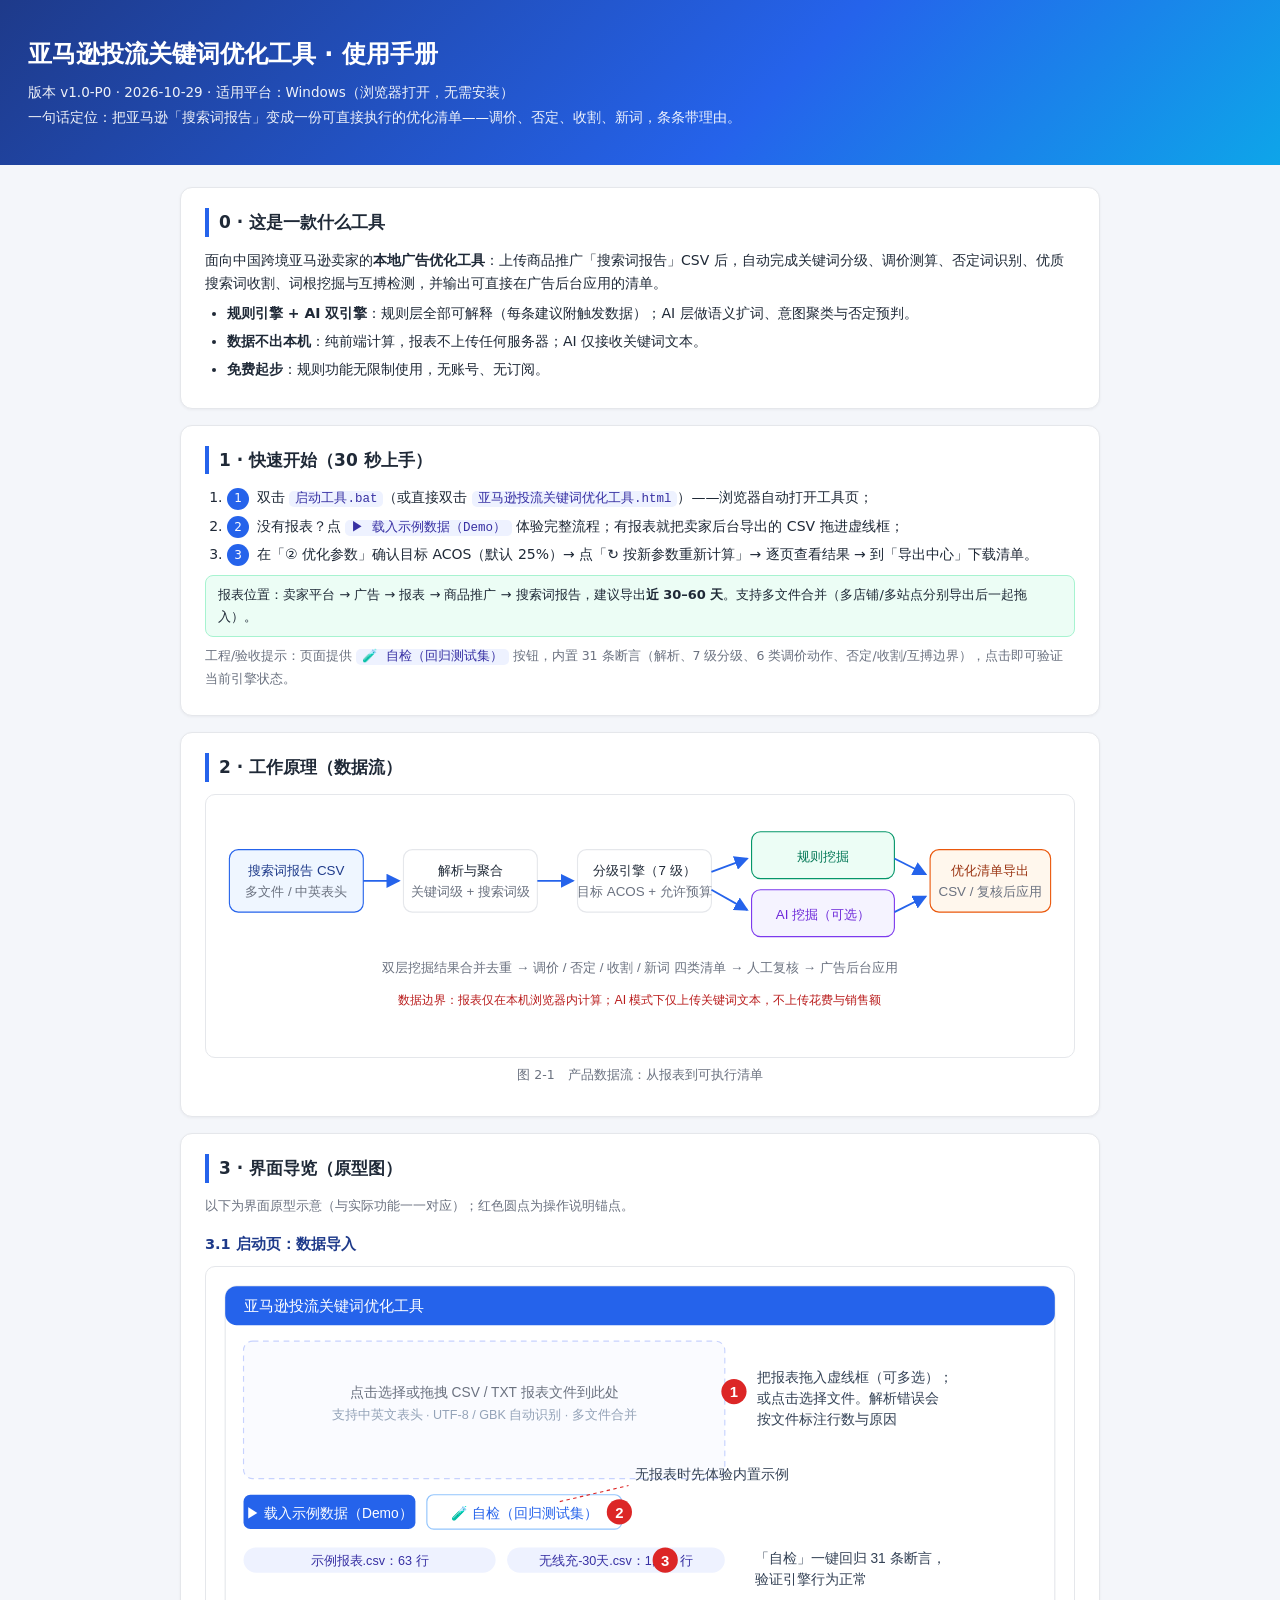
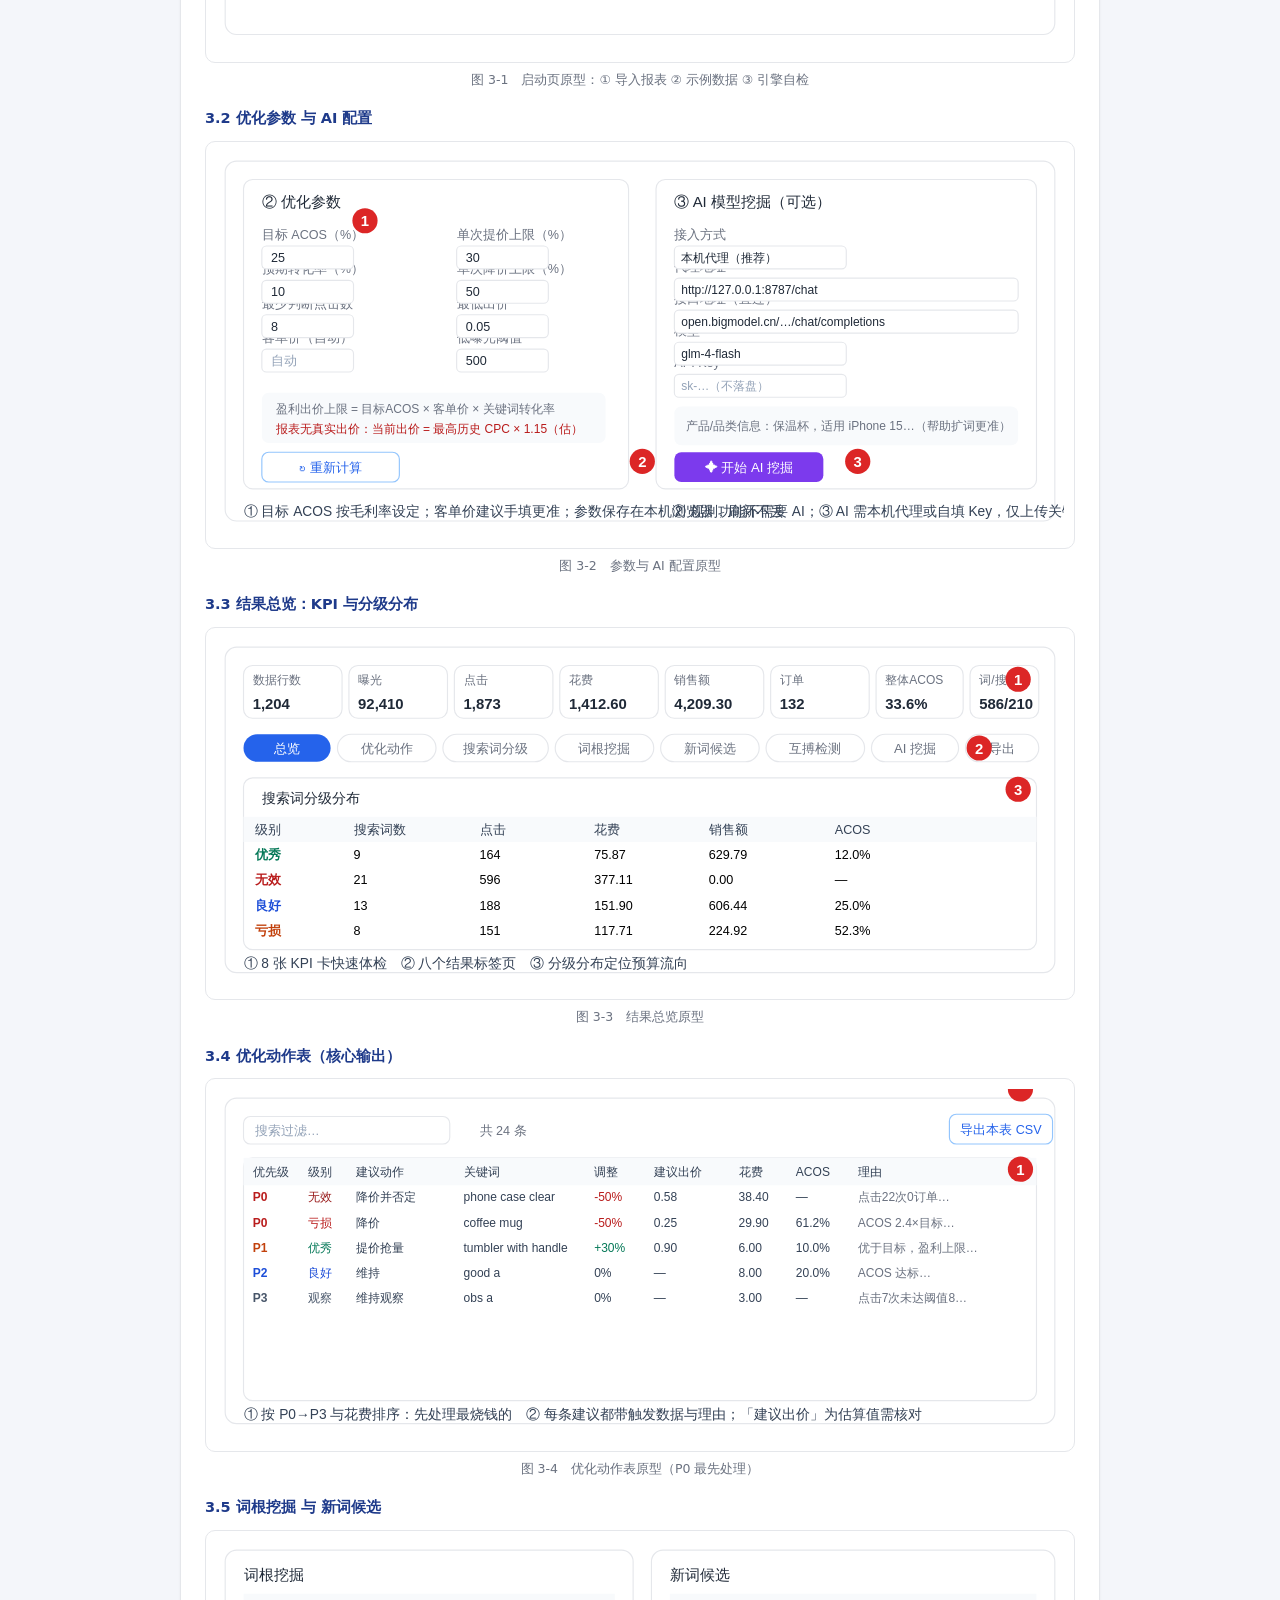
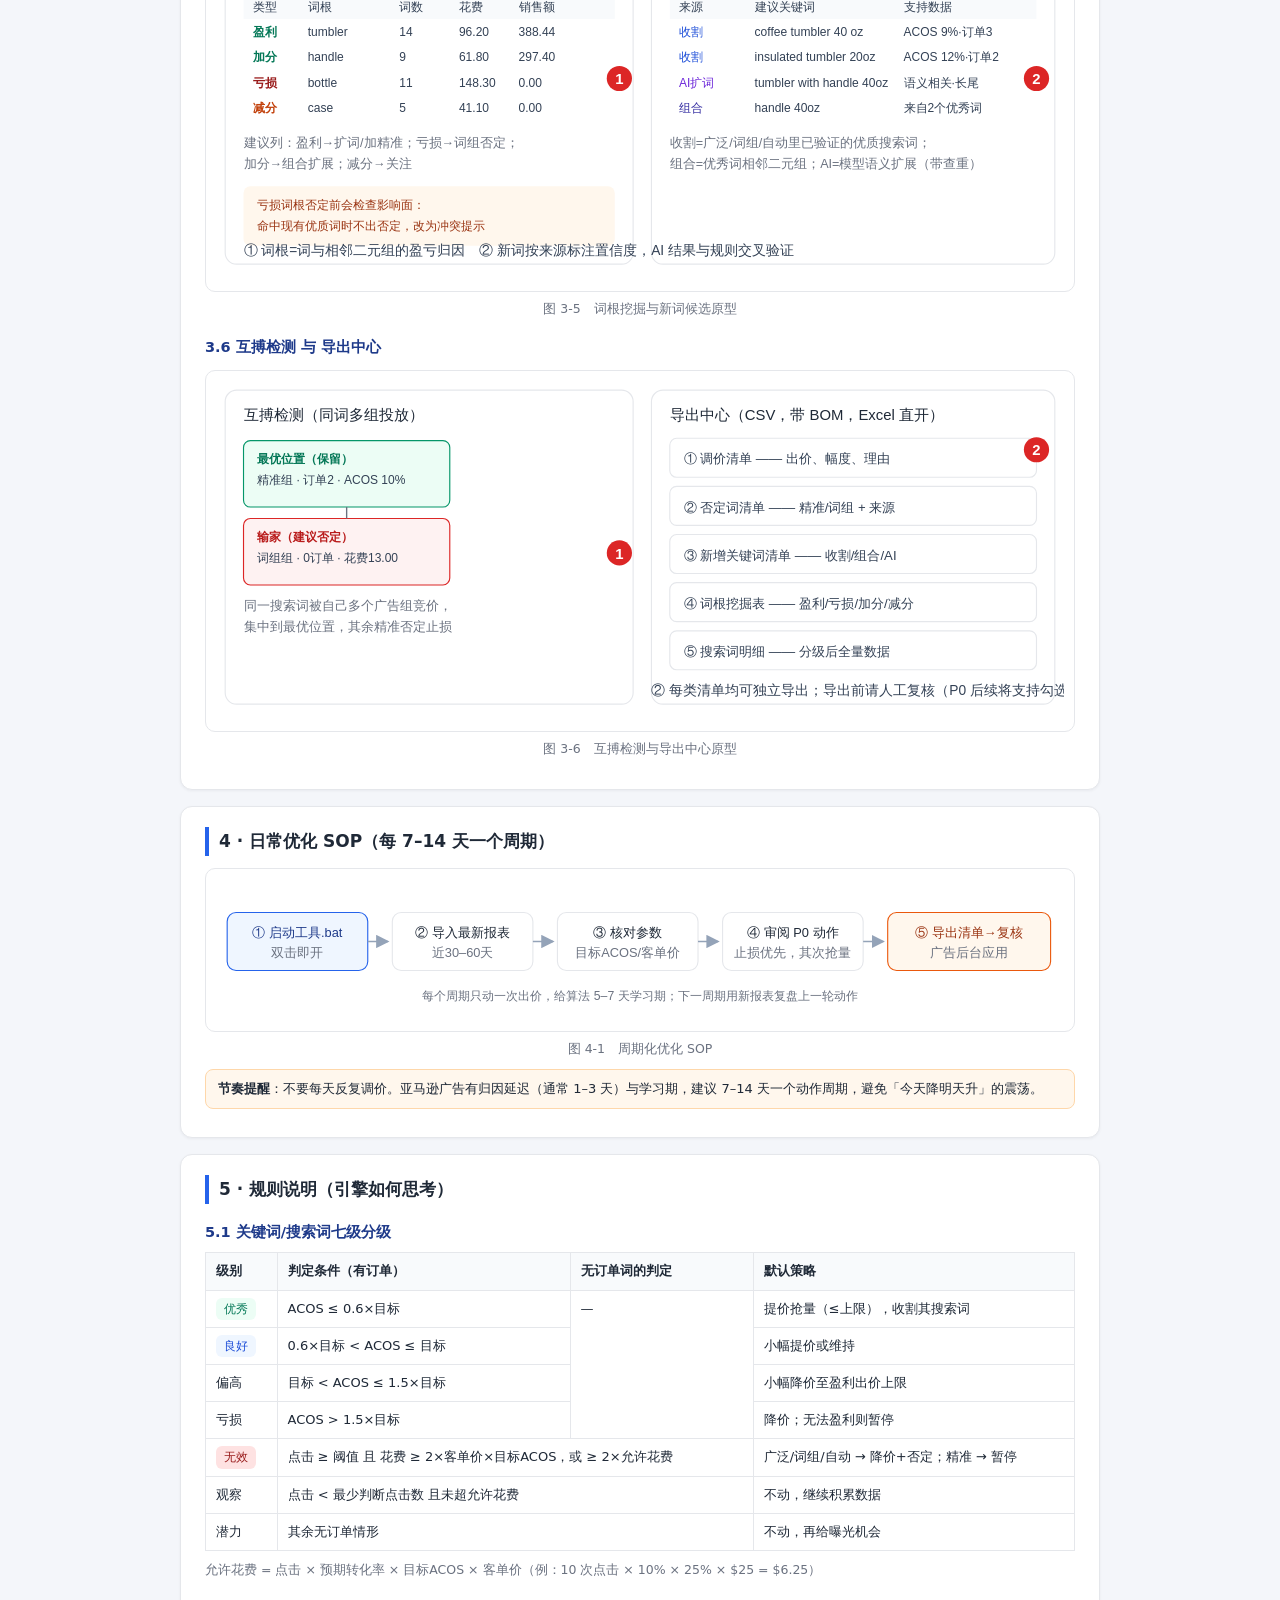
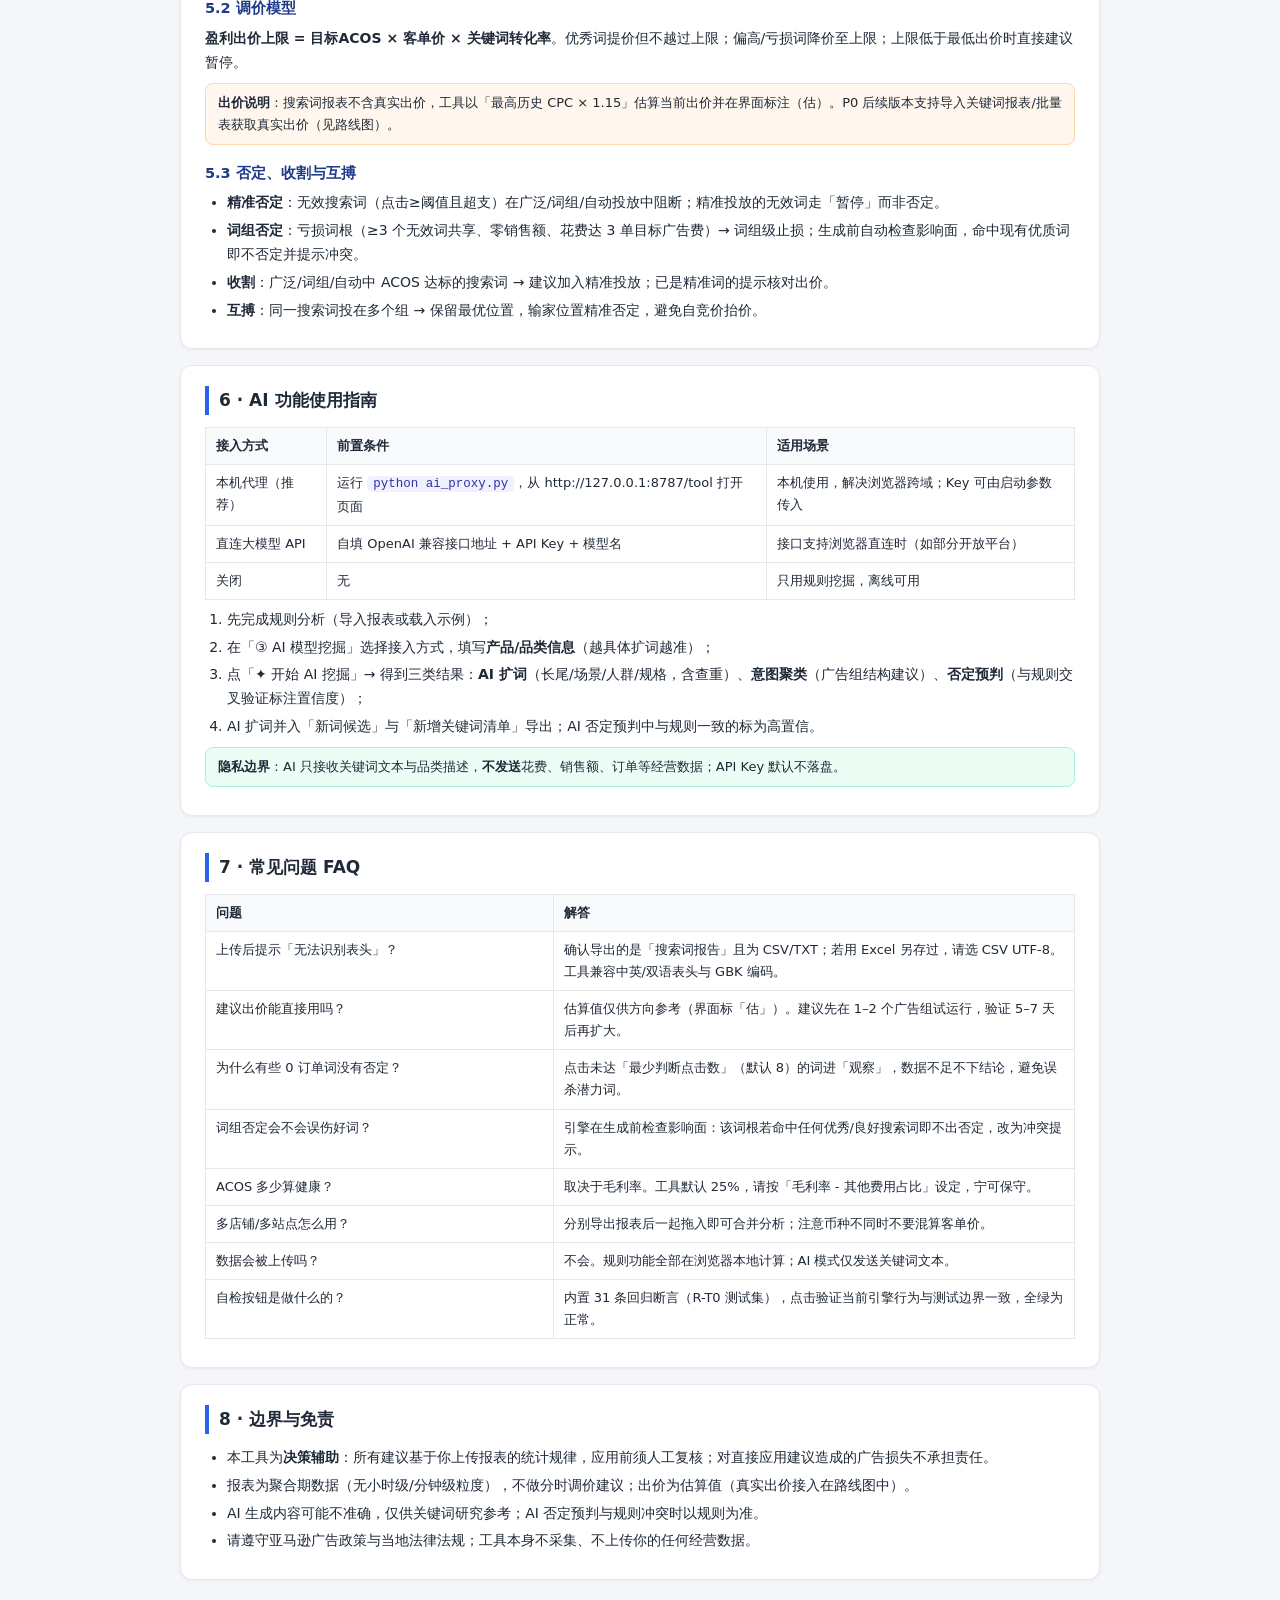
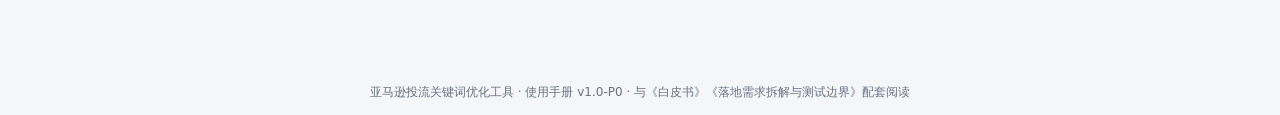
<file: docs/使用手册-亚马逊投流关键词优化工具.html>
<!DOCTYPE html>
<html lang="zh-CN">
<head>
<meta charset="utf-8">
<meta name="viewport" content="width=device-width, initial-scale=1">
<title>使用手册 · 亚马逊投流关键词优化工具</title>
<style>
:root{--bg:#f4f6fa;--card:#fff;--ink:#1f2937;--sub:#6b7280;--line:#e5e7eb;--pri:#2563eb;--ok:#047857;--bad:#b91c1c}
*{box-sizing:border-box}
body{margin:0;font-family:"Microsoft YaHei","PingFang SC","Segoe UI",system-ui,sans-serif;background:var(--bg);color:var(--ink);font-size:14px;line-height:1.7}
header{background:linear-gradient(135deg,#1e3a8a,#2563eb 60%,#0ea5e9);color:#fff;padding:34px 28px}
header h1{margin:0 0 6px;font-size:24px}
header p{margin:2px 0;opacity:.93;font-size:13.5px}
main{max-width:960px;margin:0 auto;padding:22px 20px 70px}
section{background:var(--card);border:1px solid var(--line);border-radius:12px;padding:20px 24px;margin-bottom:16px;box-shadow:0 1px 3px rgba(15,23,42,.05)}
h2{font-size:17px;margin:0 0 12px;padding-left:10px;border-left:4px solid var(--pri)}
h3{font-size:14.5px;margin:16px 0 6px;color:#1e3a8a}
p{margin:6px 0}
.sub{color:var(--sub);font-size:12.5px}
table{border-collapse:collapse;width:100%;font-size:13px;margin:8px 0}
th{background:#f8fafc;text-align:left;padding:7px 10px;border:1px solid var(--line)}
td{padding:7px 10px;border:1px solid var(--line);vertical-align:top}
code{background:#eef2ff;color:#3730a3;border-radius:5px;padding:1px 6px;font-size:12.5px}
.badge{display:inline-block;border-radius:6px;padding:1px 8px;font-size:12px;white-space:nowrap}
.b-exc{background:#ecfdf5;color:#047857}.b-good{background:#eff6ff;color:#1d4ed8}.b-bad{background:#fee2e2;color:#991b1b}
ol,ul{margin:6px 0;padding-left:22px}
li{margin:4px 0}
figure{margin:10px 0}
figcaption{color:var(--sub);font-size:12.5px;text-align:center;margin-top:6px}
.svgwrap{background:#fff;border:1px solid var(--line);border-radius:10px;padding:10px;overflow-x:auto}
.kstep{display:inline-flex;align-items:center;justify-content:center;width:22px;height:22px;border-radius:50%;background:var(--pri);color:#fff;font-size:12px;margin-right:8px}
.tip{background:#ecfdf5;border:1px solid #a7f3d0;border-radius:8px;padding:8px 12px;font-size:13px;margin:8px 0}
.warn{background:#fff7ed;border:1px solid #fed7aa;border-radius:8px;padding:8px 12px;font-size:13px;margin:8px 0}
footer{text-align:center;color:var(--sub);font-size:12px;padding:16px}
@media print{body{background:#fff}section{box-shadow:none;break-inside:avoid}}
</style>
</head>
<body>
<header>
  <h1>亚马逊投流关键词优化工具 · 使用手册</h1>
  <p>版本 v1.0-P0 · 2026-10-29 · 适用平台：Windows（浏览器打开，无需安装）</p>
  <p>一句话定位：把亚马逊「搜索词报告」变成一份可直接执行的优化清单——调价、否定、收割、新词，条条带理由。</p>
</header>
<main>

<section>
<h2>0 · 这是一款什么工具</h2>
<p>面向中国跨境亚马逊卖家的<b>本地广告优化工具</b>：上传商品推广「搜索词报告」CSV 后，自动完成关键词分级、调价测算、否定词识别、优质搜索词收割、词根挖掘与互搏检测，并输出可直接在广告后台应用的清单。</p>
<ul>
<li><b>规则引擎 + AI 双引擎</b>：规则层全部可解释（每条建议附触发数据）；AI 层做语义扩词、意图聚类与否定预判。</li>
<li><b>数据不出本机</b>：纯前端计算，报表不上传任何服务器；AI 仅接收关键词文本。</li>
<li><b>免费起步</b>：规则功能无限制使用，无账号、无订阅。</li>
</ul>
</section>

<section>
<h2>1 · 快速开始（30 秒上手）</h2>
<ol>
<li><span class="kstep">1</span>双击 <code>启动工具.bat</code>（或直接双击 <code>亚马逊投流关键词优化工具.html</code>）——浏览器自动打开工具页；</li>
<li><span class="kstep">2</span>没有报表？点 <code>▶ 载入示例数据（Demo）</code> 体验完整流程；有报表就把卖家后台导出的 CSV 拖进虚线框；</li>
<li><span class="kstep">3</span>在「② 优化参数」确认目标 ACOS（默认 25%）→ 点「↻ 按新参数重新计算」→ 逐页查看结果 → 到「导出中心」下载清单。</li>
</ol>
<div class="tip">报表位置：卖家平台 → 广告 → 报表 → 商品推广 → 搜索词报告，建议导出<b>近 30–60 天</b>。支持多文件合并（多店铺/多站点分别导出后一起拖入）。</div>
<p class="sub">工程/验收提示：页面提供 <code>🧪 自检（回归测试集）</code> 按钮，内置 31 条断言（解析、7 级分级、6 类调价动作、否定/收割/互搏边界），点击即可验证当前引擎状态。</p>
</section>

<section>
<h2>2 · 工作原理（数据流）</h2>
<figure>
<div class="svgwrap">
<svg viewBox="0 0 760 210" xmlns="http://www.w3.org/2000/svg" font-family="Microsoft YaHei,sans-serif">
  <defs><marker id="ar" markerWidth="8" markerHeight="8" refX="7" refY="4" orient="auto"><path d="M0,0 L8,4 L0,8 z" fill="#2563eb"/></marker></defs>
  <g font-size="12" text-anchor="middle">
    <rect x="12" y="40" width="120" height="56" rx="8" fill="#eff6ff" stroke="#2563eb"/><text x="72" y="63" fill="#1e3a8a">搜索词报告 CSV</text><text x="72" y="82" fill="#6b7280">多文件 / 中英表头</text>
    <rect x="168" y="40" width="120" height="56" rx="8" fill="#fff" stroke="#e5e7eb"/><text x="228" y="63" fill="#1f2937">解析与聚合</text><text x="228" y="82" fill="#6b7280">关键词级 + 搜索词级</text>
    <rect x="324" y="40" width="120" height="56" rx="8" fill="#fff" stroke="#e5e7eb"/><text x="384" y="63" fill="#1f2937">分级引擎（7 级）</text><text x="384" y="82" fill="#6b7280">目标 ACOS + 允许预算</text>
    <rect x="480" y="24" width="128" height="42" rx="8" fill="#ecfdf5" stroke="#059669"/><text x="544" y="50" fill="#047857">规则挖掘</text>
    <rect x="480" y="76" width="128" height="42" rx="8" fill="#f5f3ff" stroke="#7c3aed"/><text x="544" y="102" fill="#6d28d9">AI 挖掘（可选）</text>
    <rect x="640" y="40" width="108" height="56" rx="8" fill="#fff7ed" stroke="#ea580c"/><text x="694" y="63" fill="#9a3412">优化清单导出</text><text x="694" y="82" fill="#6b7280">CSV / 复核后应用</text>
  </g>
  <g stroke="#2563eb" stroke-width="1.6" fill="none">
    <line x1="132" y1="68" x2="164" y2="68" marker-end="url(#ar)"/>
    <line x1="288" y1="68" x2="320" y2="68" marker-end="url(#ar)"/>
    <line x1="444" y1="60" x2="476" y2="48" marker-end="url(#ar)"/>
    <line x1="444" y1="76" x2="476" y2="94" marker-end="url(#ar)"/>
    <line x1="608" y1="48" x2="636" y2="62" marker-end="url(#ar)"/>
    <line x1="608" y1="96" x2="636" y2="82" marker-end="url(#ar)"/>
  </g>
  <text x="380" y="150" text-anchor="middle" font-size="12" fill="#6b7280">双层挖掘结果合并去重 → 调价 / 否定 / 收割 / 新词 四类清单 → 人工复核 → 广告后台应用</text>
  <text x="380" y="178" text-anchor="middle" font-size="11" fill="#b91c1c">数据边界：报表仅在本机浏览器内计算；AI 模式下仅上传关键词文本，不上传花费与销售额</text>
</svg>
</div>
<figcaption>图 2-1　产品数据流：从报表到可执行清单</figcaption>
</figure>
</section>

<section>
<h2>3 · 界面导览（原型图）</h2>
<p class="sub">以下为界面原型示意（与实际功能一一对应）；红色圆点为操作说明锚点。</p>

<h3>3.1 启动页：数据导入</h3>
<figure>
<div class="svgwrap">
<svg viewBox="0 0 740 320" xmlns="http://www.w3.org/2000/svg" font-family="Microsoft YaHei,sans-serif">
  <rect x="8" y="8" width="724" height="304" rx="10" fill="#fff" stroke="#e5e7eb"/>
  <rect x="8" y="8" width="724" height="34" rx="10" fill="#2563eb"/><text x="24" y="30" fill="#fff" font-size="13">亚马逊投流关键词优化工具</text>
  <rect x="24" y="56" width="420" height="120" rx="8" fill="#fafbff" stroke="#c7d2fe" stroke-dasharray="5,4"/>
  <text x="234" y="105" text-anchor="middle" fill="#6b7280" font-size="12">点击选择或拖拽 CSV / TXT 报表文件到此处</text>
  <text x="234" y="124" text-anchor="middle" fill="#94a3b8" font-size="11">支持中英文表头 · UTF-8 / GBK 自动识别 · 多文件合并</text>
  <rect x="24" y="190" width="150" height="30" rx="6" fill="#2563eb"/><text x="99" y="210" text-anchor="middle" fill="#fff" font-size="12">▶ 载入示例数据（Demo）</text>
  <rect x="184" y="190" width="170" height="30" rx="6" fill="#fff" stroke="#93c5fd"/><text x="269" y="210" text-anchor="middle" fill="#2563eb" font-size="12">🧪 自检（回归测试集）</text>
  <rect x="24" y="236" width="220" height="22" rx="11" fill="#eef2ff"/><text x="134" y="251" text-anchor="middle" fill="#3730a3" font-size="11">示例报表.csv：63 行</text>
  <rect x="254" y="236" width="190" height="22" rx="11" fill="#eef2ff"/><text x="349" y="251" text-anchor="middle" fill="#3730a3" font-size="11">无线充-30天.csv：1,204 行</text>
  <g fill="#dc2626" font-size="13" font-weight="bold">
    <circle cx="452" cy="100" r="11"/><text x="452" y="105" text-anchor="middle" fill="#fff">1</text>
    <circle cx="352" cy="205" r="11"/><text x="352" y="210" text-anchor="middle" fill="#fff">2</text>
    <circle cx="490" y="251" r="0"/>
    <circle cx="392" cy="247" r="11"/><text x="392" y="252" text-anchor="middle" fill="#fff">3</text>
  </g>
  <g font-size="12" fill="#334155">
    <text x="472" y="92">把报表拖入虚线框（可多选）；</text>
    <text x="472" y="110">或点击选择文件。解析错误会</text>
    <text x="472" y="128">按文件标注行数与原因</text>
    <text x="366" y="176">无报表时先体验内置示例</text>
    <text x="470" y="250">「自检」一键回归 31 条断言，</text>
    <text x="470" y="268">验证引擎行为正常</text>
  </g>
  <line x1="448" y1="104" x2="464" y2="98" stroke="#dc2626" stroke-dasharray="3,3"/>
  <line x1="300" y1="196" x2="360" y2="182" stroke="#dc2626" stroke-dasharray="3,3"/>
</svg>
</div>
<figcaption>图 3-1　启动页原型：① 导入报表 ② 示例数据 ③ 引擎自检</figcaption>
</figure>

<h3>3.2 优化参数 与 AI 配置</h3>
<figure>
<div class="svgwrap">
<svg viewBox="0 0 740 330" xmlns="http://www.w3.org/2000/svg" font-family="Microsoft YaHei,sans-serif">
  <rect x="8" y="8" width="724" height="314" rx="10" fill="#fff" stroke="#e5e7eb"/>
  <rect x="24" y="24" width="336" height="270" rx="8" fill="#fff" stroke="#e5e7eb"/>
  <text x="40" y="48" font-size="13" fill="#1f2937">② 优化参数</text>
  <g font-size="11" fill="#6b7280">
    <text x="40" y="76">目标 ACOS（%）</text><text x="40" y="106">预期转化率（%）</text><text x="40" y="136">最少判断点击数</text><text x="40" y="166">客单价（自动）</text>
    <text x="210" y="76">单次提价上限（%）</text><text x="210" y="106">单次降价上限（%）</text><text x="210" y="136">最低出价</text><text x="210" y="166">低曝光阈值</text>
  </g>
  <g fill="#fff" stroke="#e5e7eb">
    <rect x="40" y="82" width="80" height="20" rx="4"/><rect x="40" y="112" width="80" height="20" rx="4"/><rect x="40" y="142" width="80" height="20" rx="4"/><rect x="40" y="172" width="80" height="20" rx="4"/>
    <rect x="210" y="82" width="80" height="20" rx="4"/><rect x="210" y="112" width="80" height="20" rx="4"/><rect x="210" y="142" width="80" height="20" rx="4"/><rect x="210" y="172" width="80" height="20" rx="4"/>
  </g>
  <g font-size="11" fill="#1f2937"><text x="48" y="96">25</text><text x="48" y="126">10</text><text x="48" y="156">8</text><text x="48" y="186" fill="#94a3b8">自动</text>
  <text x="218" y="96">30</text><text x="218" y="126">50</text><text x="218" y="156">0.05</text><text x="218" y="186">500</text></g>
  <rect x="40" y="210" width="300" height="44" rx="6" fill="#f8fafc"/>
  <text x="52" y="228" font-size="10.5" fill="#6b7280">盈利出价上限 = 目标ACOS × 客单价 × 关键词转化率</text>
  <text x="52" y="245" font-size="10.5" fill="#b91c1c">报表无真实出价：当前出价 = 最高历史 CPC × 1.15（估）</text>
  <rect x="40" y="262" width="120" height="26" rx="6" fill="#fff" stroke="#93c5fd"/><text x="100" y="279" text-anchor="middle" fill="#2563eb" font-size="11.5">↻ 重新计算</text>
  <rect x="384" y="24" width="332" height="270" rx="8" fill="#fff" stroke="#e5e7eb"/>
  <text x="400" y="48" font-size="13" fill="#1f2937">③ AI 模型挖掘（可选）</text>
  <g font-size="11" fill="#6b7280"><text x="400" y="76">接入方式</text><text x="400" y="104">代理地址</text><text x="400" y="132">接口地址（直连）</text><text x="400" y="160">模型</text><text x="400" y="188">API Key</text></g>
  <g fill="#fff" stroke="#e5e7eb">
    <rect x="400" y="82" width="150" height="20" rx="4"/><rect x="400" y="110" width="300" height="20" rx="4"/><rect x="400" y="138" width="300" height="20" rx="4"/><rect x="400" y="166" width="150" height="20" rx="4"/><rect x="400" y="194" width="150" height="20" rx="4"/>
  </g>
  <g font-size="10.5" fill="#1f2937"><text x="406" y="96">本机代理（推荐）</text><text x="406" y="124">http://127.0.0.1:8787/chat</text><text x="406" y="152">open.bigmodel.cn/…/chat/completions</text><text x="406" y="180">glm-4-flash</text><text x="406" y="208" fill="#94a3b8">sk-…（不落盘）</text></g>
  <rect x="400" y="222" width="300" height="34" rx="6" fill="#f8fafc"/>
  <text x="410" y="243" font-size="10.5" fill="#6b7280">产品/品类信息：保温杯，适用 iPhone 15…（帮助扩词更准）</text>
  <rect x="400" y="262" width="130" height="26" rx="6" fill="#7c3aed"/><text x="465" y="279" text-anchor="middle" fill="#fff" font-size="11.5">✦ 开始 AI 挖掘</text>
  <g fill="#dc2626" font-size="13" font-weight="bold">
    <circle cx="130" cy="60" r="11"/><text x="130" y="65" text-anchor="middle" fill="#fff">1</text>
    <circle cx="372" cy="270" r="11"/><text x="372" y="275" text-anchor="middle" fill="#fff">2</text>
    <circle cx="560" cy="270" r="11"/><text x="560" y="275" text-anchor="middle" fill="#fff">3</text>
  </g>
  <g font-size="12" fill="#334155">
    <text x="24" y="318">① 目标 ACOS 按毛利率设定；客单价建议手填更准；参数保存在本机浏览器，刷新不丢</text>
    <text x="398" y="318">② 规则功能不需要 AI；③ AI 需本机代理或自填 Key，仅上传关键词文本</text>
  </g>
</svg>
</div>
<figcaption>图 3-2　参数与 AI 配置原型</figcaption>
</figure>

<h3>3.3 结果总览：KPI 与分级分布</h3>
<figure>
<div class="svgwrap">
<svg viewBox="0 0 740 300" xmlns="http://www.w3.org/2000/svg" font-family="Microsoft YaHei,sans-serif">
  <rect x="8" y="8" width="724" height="284" rx="10" fill="#fff" stroke="#e5e7eb"/>
  <g font-size="10.5">
    <g fill="#fff" stroke="#e5e7eb">
      <rect x="24" y="24" width="86" height="46" rx="8"/><rect x="116" y="24" width="86" height="46" rx="8"/><rect x="208" y="24" width="86" height="46" rx="8"/><rect x="300" y="24" width="86" height="46" rx="8"/>
      <rect x="392" y="24" width="86" height="46" rx="8"/><rect x="484" y="24" width="86" height="46" rx="8"/><rect x="576" y="24" width="76" height="46" rx="8"/><rect x="658" y="24" width="60" height="46" rx="8"/>
    </g>
    <g fill="#6b7280"><text x="32" y="40">数据行数</text><text x="124" y="40">曝光</text><text x="216" y="40">点击</text><text x="308" y="40">花费</text><text x="400" y="40">销售额</text><text x="492" y="40">订单</text><text x="584" y="40">整体ACOS</text><text x="666" y="40">词/搜索词</text></g>
    <g fill="#1f2937" font-weight="bold" font-size="13"><text x="32" y="62">1,204</text><text x="124" y="62">92,410</text><text x="216" y="62">1,873</text><text x="308" y="62">1,412.60</text><text x="400" y="62">4,209.30</text><text x="492" y="62">132</text><text x="584" y="62">33.6%</text><text x="666" y="62">586/210</text></g>
  </g>
  <g font-size="11.5">
    <rect x="24" y="84" width="76" height="24" rx="12" fill="#2563eb"/><text x="62" y="100" text-anchor="middle" fill="#fff">总览</text>
    <rect x="106" y="84" width="86" height="24" rx="12" fill="#fff" stroke="#e5e7eb"/><text x="149" y="100" text-anchor="middle" fill="#6b7280">优化动作</text>
    <rect x="198" y="84" width="92" height="24" rx="12" fill="#fff" stroke="#e5e7eb"/><text x="244" y="100" text-anchor="middle" fill="#6b7280">搜索词分级</text>
    <rect x="296" y="84" width="86" height="24" rx="12" fill="#fff" stroke="#e5e7eb"/><text x="339" y="100" text-anchor="middle" fill="#6b7280">词根挖掘</text>
    <rect x="388" y="84" width="86" height="24" rx="12" fill="#fff" stroke="#e5e7eb"/><text x="431" y="100" text-anchor="middle" fill="#6b7280">新词候选</text>
    <rect x="480" y="84" width="86" height="24" rx="12" fill="#fff" stroke="#e5e7eb"/><text x="523" y="100" text-anchor="middle" fill="#6b7280">互搏检测</text>
    <rect x="572" y="84" width="76" height="24" rx="12" fill="#fff" stroke="#e5e7eb"/><text x="610" y="100" text-anchor="middle" fill="#6b7280">AI 挖掘</text>
    <rect x="654" y="84" width="64" height="24" rx="12" fill="#fff" stroke="#e5e7eb"/><text x="686" y="100" text-anchor="middle" fill="#6b7280">导出</text>
  </g>
  <rect x="24" y="122" width="692" height="150" rx="8" fill="#fff" stroke="#e5e7eb"/>
  <text x="40" y="144" font-size="12" fill="#1f2937">搜索词分级分布</text>
  <g font-size="11">
    <rect x="24" y="156" width="692" height="22" fill="#f8fafc"/>
    <text x="34" y="171" fill="#334155">级别</text><text x="120" y="171" fill="#334155">搜索词数</text><text x="230" y="171" fill="#334155">点击</text><text x="330" y="171" fill="#334155">花费</text><text x="430" y="171" fill="#334155">销售额</text><text x="540" y="171" fill="#334155">ACOS</text>
    <text x="34" y="193" fill="#047857" font-weight="bold">优秀</text><text x="120" y="193">9</text><text x="230" y="193">164</text><text x="330" y="193">75.87</text><text x="430" y="193">629.79</text><text x="540" y="193">12.0%</text>
    <text x="34" y="215" fill="#b91c1c" font-weight="bold">无效</text><text x="120" y="215">21</text><text x="230" y="215">596</text><text x="330" y="215">377.11</text><text x="430" y="215">0.00</text><text x="540" y="215">—</text>
    <text x="34" y="237" fill="#1d4ed8" font-weight="bold">良好</text><text x="120" y="237">13</text><text x="230" y="237">188</text><text x="330" y="237">151.90</text><text x="430" y="237">606.44</text><text x="540" y="237">25.0%</text>
    <text x="34" y="259" fill="#c2410c" font-weight="bold">亏损</text><text x="120" y="259">8</text><text x="230" y="259">151</text><text x="330" y="259">117.71</text><text x="430" y="259">224.92</text><text x="540" y="259">52.3%</text>
  </g>
  <g fill="#dc2626" font-size="13" font-weight="bold">
    <circle cx="700" cy="36" r="11"/><text x="700" y="41" text-anchor="middle" fill="#fff">1</text>
    <circle cx="666" cy="96" r="11"/><text x="666" y="101" text-anchor="middle" fill="#fff">2</text>
    <circle cx="700" cy="132" r="11"/><text x="700" y="137" text-anchor="middle" fill="#fff">3</text>
  </g>
  <g font-size="12" fill="#334155">
    <text x="24" y="288">① 8 张 KPI 卡快速体检　② 八个结果标签页　③ 分级分布定位预算流向</text>
  </g>
</svg>
</div>
<figcaption>图 3-3　结果总览原型</figcaption>
</figure>

<h3>3.4 优化动作表（核心输出）</h3>
<figure>
<div class="svgwrap">
<svg viewBox="0 0 740 300" xmlns="http://www.w3.org/2000/svg" font-family="Microsoft YaHei,sans-serif">
  <rect x="8" y="8" width="724" height="284" rx="10" fill="#fff" stroke="#e5e7eb"/>
  <rect x="24" y="24" width="180" height="24" rx="6" fill="#fff" stroke="#e5e7eb"/><text x="34" y="40" font-size="11" fill="#94a3b8">搜索过滤…</text>
  <text x="230" y="40" font-size="11" fill="#6b7280">共 24 条</text>
  <rect x="640" y="22" width="90" height="26" rx="6" fill="#fff" stroke="#93c5fd"/><text x="685" y="39" text-anchor="middle" fill="#2563eb" font-size="11">导出本表 CSV</text>
  <rect x="24" y="60" width="692" height="212" rx="8" fill="#fff" stroke="#e5e7eb"/>
  <g font-size="10.5" fill="#334155">
    <rect x="24" y="60" width="692" height="24" fill="#f8fafc"/>
    <text x="32" y="76">优先级</text><text x="80" y="76">级别</text><text x="122" y="76">建议动作</text><text x="216" y="76">关键词</text><text x="330" y="76">调整</text><text x="382" y="76">建议出价</text><text x="456" y="76">花费</text><text x="506" y="76">ACOS</text><text x="560" y="76">理由</text>
    <text x="32" y="98" fill="#b91c1c" font-weight="bold">P0</text><text x="80" y="98"><tspan fill="#991b1b">无效</tspan></text><text x="122" y="98">降价并否定</text><text x="216" y="98">phone case clear</text><text x="330" y="98" fill="#b91c1c">-50%</text><text x="382" y="98">0.58</text><text x="456" y="98">38.40</text><text x="506" y="98">—</text><text x="560" y="98" fill="#6b7280">点击22次0订单…</text>
    <text x="32" y="120" fill="#b91c1c" font-weight="bold">P0</text><text x="80" y="120"><tspan fill="#b91c1c">亏损</tspan></text><text x="122" y="120">降价</text><text x="216" y="120">coffee mug</text><text x="330" y="120" fill="#b91c1c">-50%</text><text x="382" y="120">0.25</text><text x="456" y="120">29.90</text><text x="506" y="120">61.2%</text><text x="560" y="120" fill="#6b7280">ACOS 2.4×目标…</text>
    <text x="32" y="142" fill="#c2410c" font-weight="bold">P1</text><text x="80" y="142"><tspan fill="#047857">优秀</tspan></text><text x="122" y="142">提价抢量</text><text x="216" y="142">tumbler with handle</text><text x="330" y="142" fill="#047857">+30%</text><text x="382" y="142">0.90</text><text x="456" y="142">6.00</text><text x="506" y="142">10.0%</text><text x="560" y="142" fill="#6b7280">优于目标，盈利上限…</text>
    <text x="32" y="164" fill="#1d4ed8" font-weight="bold">P2</text><text x="80" y="164"><tspan fill="#1d4ed8">良好</tspan></text><text x="122" y="164">维持</text><text x="216" y="164">good a</text><text x="330" y="164">0%</text><text x="382" y="164">—</text><text x="456" y="164">8.00</text><text x="506" y="164">20.0%</text><text x="560" y="164" fill="#6b7280">ACOS 达标…</text>
    <text x="32" y="186" fill="#475569" font-weight="bold">P3</text><text x="80" y="186"><tspan fill="#475569">观察</tspan></text><text x="122" y="186">维持观察</text><text x="216" y="186">obs a</text><text x="330" y="186">0%</text><text x="382" y="186">—</text><text x="456" y="186">3.00</text><text x="506" y="186">—</text><text x="560" y="186" fill="#6b7280">点击7次未达阈值8…</text>
  </g>
  <g fill="#dc2626" font-size="13" font-weight="bold">
    <circle cx="702" cy="70" r="11"/><text x="702" y="75" text-anchor="middle" fill="#fff">1</text>
    <circle cx="702" y="134" r="11"/><text x="702" y="139" text-anchor="middle" fill="#fff">2</text>
  </g>
  <g font-size="12" fill="#334155">
    <text x="24" y="288">① 按 P0→P3 与花费排序：先处理最烧钱的　② 每条建议都带触发数据与理由；「建议出价」为估算值需核对</text>
  </g>
</svg>
</div>
<figcaption>图 3-4　优化动作表原型（P0 最先处理）</figcaption>
</figure>

<h3>3.5 词根挖掘 与 新词候选</h3>
<figure>
<div class="svgwrap">
<svg viewBox="0 0 740 290" xmlns="http://www.w3.org/2000/svg" font-family="Microsoft YaHei,sans-serif">
  <rect x="8" y="8" width="356" height="274" rx="10" fill="#fff" stroke="#e5e7eb"/>
  <text x="24" y="34" font-size="13" fill="#1f2937">词根挖掘</text>
  <g font-size="10.5" fill="#334155">
    <rect x="24" y="46" width="324" height="22" fill="#f8fafc"/>
    <text x="32" y="61">类型</text><text x="80" y="61">词根</text><text x="160" y="61">词数</text><text x="212" y="61">花费</text><text x="264" y="61">销售额</text>
    <text x="32" y="83" fill="#047857" font-weight="bold">盈利</text><text x="80" y="83">tumbler</text><text x="160" y="83">14</text><text x="212" y="83">96.20</text><text x="264" y="83">388.44</text>
    <text x="32" y="105" fill="#047857" font-weight="bold">加分</text><text x="80" y="105">handle</text><text x="160" y="105">9</text><text x="212" y="105">61.80</text><text x="264" y="105">297.40</text>
    <text x="32" y="127" fill="#991b1b" font-weight="bold">亏损</text><text x="80" y="127">bottle</text><text x="160" y="127">11</text><text x="212" y="127">148.30</text><text x="264" y="127">0.00</text>
    <text x="32" y="149" fill="#c2410c" font-weight="bold">减分</text><text x="80" y="149">case</text><text x="160" y="149">5</text><text x="212" y="149">41.10</text><text x="264" y="149">0.00</text>
  </g>
  <text x="24" y="180" font-size="11" fill="#6b7280">建议列：盈利→扩词/加精准；亏损→词组否定；</text>
  <text x="24" y="198" font-size="11" fill="#6b7280">加分→组合扩展；减分→关注</text>
  <rect x="24" y="214" width="324" height="52" rx="6" fill="#fff7ed"/>
  <text x="36" y="234" font-size="10.5" fill="#9a3412">亏损词根否定前会检查影响面：</text>
  <text x="36" y="252" font-size="10.5" fill="#9a3412">命中现有优质词时不出否定，改为冲突提示</text>
  <rect x="380" y="8" width="352" height="274" rx="10" fill="#fff" stroke="#e5e7eb"/>
  <text x="396" y="34" font-size="13" fill="#1f2937">新词候选</text>
  <g font-size="10.5" fill="#334155">
    <rect x="396" y="46" width="320" height="22" fill="#f8fafc"/>
    <text x="404" y="61">来源</text><text x="470" y="61">建议关键词</text><text x="600" y="61">支持数据</text>
    <text x="404" y="83"><tspan fill="#1d4ed8">收割</tspan></text><text x="470" y="83">coffee tumbler 40 oz</text><text x="600" y="83">ACOS 9%·订单3</text>
    <text x="404" y="105"><tspan fill="#1d4ed8">收割</tspan></text><text x="470" y="105">insulated tumbler 20oz</text><text x="600" y="105">ACOS 12%·订单2</text>
    <text x="404" y="127"><tspan fill="#6d28d9">AI扩词</tspan></text><text x="470" y="127">tumbler with handle 40oz</text><text x="600" y="127">语义相关·长尾</text>
    <text x="404" y="149"><tspan fill="#3730a3">组合</tspan></text><text x="470" y="149">handle 40oz</text><text x="600" y="149">来自2个优秀词</text>
  </g>
  <text x="396" y="180" font-size="11" fill="#6b7280">收割=广泛/词组/自动里已验证的优质搜索词；</text>
  <text x="396" y="198" font-size="11" fill="#6b7280">组合=优秀词相邻二元组；AI=模型语义扩展（带查重）</text>
  <g fill="#dc2626" font-size="13" font-weight="bold">
    <circle cx="352" cy="120" r="11"/><text x="352" y="125" text-anchor="middle" fill="#fff">1</text>
    <circle cx="716" cy="120" r="11"/><text x="716" y="125" text-anchor="middle" fill="#fff">2</text>
  </g>
  <g font-size="12" fill="#334155"><text x="24" y="274">① 词根=词与相邻二元组的盈亏归因　② 新词按来源标注置信度，AI 结果与规则交叉验证</text></g>
</svg>
</div>
<figcaption>图 3-5　词根挖掘与新词候选原型</figcaption>
</figure>

<h3>3.6 互搏检测 与 导出中心</h3>
<figure>
<div class="svgwrap">
<svg viewBox="0 0 740 290" xmlns="http://www.w3.org/2000/svg" font-family="Microsoft YaHei,sans-serif">
  <rect x="8" y="8" width="356" height="274" rx="10" fill="#fff" stroke="#e5e7eb"/>
  <text x="24" y="34" font-size="13" fill="#1f2937">互搏检测（同词多组投放）</text>
  <g font-size="10.5" fill="#334155">
    <rect x="24" y="52" width="180" height="58" rx="6" fill="#ecfdf5" stroke="#059669"/>
    <text x="36" y="72" fill="#047857" font-weight="bold">最优位置（保留）</text>
    <text x="36" y="90">精准组 · 订单2 · ACOS 10%</text>
    <rect x="24" y="120" width="180" height="58" rx="6" fill="#fef2f2" stroke="#dc2626"/>
    <text x="36" y="140" fill="#b91c1c" font-weight="bold">输家（建议否定）</text>
    <text x="36" y="158">词组组 · 0订单 · 花费13.00</text>
    <line x1="114" y1="110" x2="114" y2="120" stroke="#6b7280" stroke-width="1.2"/>
  </g>
  <text x="24" y="200" font-size="11" fill="#6b7280">同一搜索词被自己多个广告组竞价，</text>
  <text x="24" y="218" font-size="11" fill="#6b7280">集中到最优位置，其余精准否定止损</text>
  <rect x="380" y="8" width="352" height="274" rx="10" fill="#fff" stroke="#e5e7eb"/>
  <text x="396" y="34" font-size="13" fill="#1f2937">导出中心（CSV，带 BOM，Excel 直开）</text>
  <g font-size="11.5" fill="#334155">
    <rect x="396" y="50" width="320" height="34" rx="6" fill="#fff" stroke="#e5e7eb"/><text x="408" y="72">① 调价清单 —— 出价、幅度、理由</text>
    <rect x="396" y="92" width="320" height="34" rx="6" fill="#fff" stroke="#e5e7eb"/><text x="408" y="114">② 否定词清单 —— 精准/词组 + 来源</text>
    <rect x="396" y="134" width="320" height="34" rx="6" fill="#fff" stroke="#e5e7eb"/><text x="408" y="156">③ 新增关键词清单 —— 收割/组合/AI</text>
    <rect x="396" y="176" width="320" height="34" rx="6" fill="#fff" stroke="#e5e7eb"/><text x="408" y="198">④ 词根挖掘表 —— 盈利/亏损/加分/减分</text>
    <rect x="396" y="218" width="320" height="34" rx="6" fill="#fff" stroke="#e5e7eb"/><text x="408" y="240">⑤ 搜索词明细 —— 分级后全量数据</text>
  </g>
  <g fill="#dc2626" font-size="13" font-weight="bold">
    <circle cx="352" cy="150" r="11"/><text x="352" y="155" text-anchor="middle" fill="#fff">1</text>
    <circle cx="716" cy="60" r="11"/><text x="716" y="65" text-anchor="middle" fill="#fff">2</text>
  </g>
  <g font-size="12" fill="#334155"><text x="380" y="274">② 每类清单均可独立导出；导出前请人工复核（P0 后续将支持勾选导出与批量表格式）</text></g>
</svg>
</div>
<figcaption>图 3-6　互搏检测与导出中心原型</figcaption>
</figure>
</section>

<section>
<h2>4 · 日常优化 SOP（每 7–14 天一个周期）</h2>
<figure>
<div class="svgwrap">
<svg viewBox="0 0 760 120" xmlns="http://www.w3.org/2000/svg" font-family="Microsoft YaHei,sans-serif">
  <defs><marker id="a2" markerWidth="8" markerHeight="8" refX="7" refY="4" orient="auto"><path d="M0,0 L8,4 L0,8 z" fill="#94a3b8"/></marker></defs>
  <g font-size="11.5" text-anchor="middle">
    <rect x="10" y="30" width="126" height="52" rx="8" fill="#eff6ff" stroke="#2563eb"/><text x="73" y="52" fill="#1e3a8a">① 启动工具.bat</text><text x="73" y="70" fill="#6b7280">双击即开</text>
    <rect x="158" y="30" width="126" height="52" rx="8" fill="#fff" stroke="#e5e7eb"/><text x="221" y="52" fill="#1f2937">② 导入最新报表</text><text x="221" y="70" fill="#6b7280">近30–60天</text>
    <rect x="306" y="30" width="126" height="52" rx="8" fill="#fff" stroke="#e5e7eb"/><text x="369" y="52" fill="#1f2937">③ 核对参数</text><text x="369" y="70" fill="#6b7280">目标ACOS/客单价</text>
    <rect x="454" y="30" width="126" height="52" rx="8" fill="#fff" stroke="#e5e7eb"/><text x="517" y="52" fill="#1f2937">④ 审阅 P0 动作</text><text x="517" y="70" fill="#6b7280">止损优先，其次抢量</text>
    <rect x="602" y="30" width="146" height="52" rx="8" fill="#fff7ed" stroke="#ea580c"/><text x="675" y="52" fill="#9a3412">⑤ 导出清单→复核</text><text x="675" y="70" fill="#6b7280">广告后台应用</text>
  </g>
  <g stroke="#94a3b8" stroke-width="1.5" fill="none">
    <line x1="136" y1="56" x2="154" y2="56" marker-end="url(#a2)"/><line x1="284" y1="56" x2="302" y2="56" marker-end="url(#a2)"/>
    <line x1="432" y1="56" x2="450" y2="56" marker-end="url(#a2)"/><line x1="580" y1="56" x2="598" y2="56" marker-end="url(#a2)"/>
  </g>
  <text x="380" y="108" text-anchor="middle" font-size="11" fill="#6b7280">每个周期只动一次出价，给算法 5–7 天学习期；下一周期用新报表复盘上一轮动作</text>
</svg>
</div>
<figcaption>图 4-1　周期化优化 SOP</figcaption>
</figure>
<div class="warn"><b>节奏提醒</b>：不要每天反复调价。亚马逊广告有归因延迟（通常 1–3 天）与学习期，建议 7–14 天一个动作周期，避免「今天降明天升」的震荡。</div>
</section>

<section>
<h2>5 · 规则说明（引擎如何思考）</h2>
<h3>5.1 关键词/搜索词七级分级</h3>
<table>
<tr><th>级别</th><th>判定条件（有订单）</th><th>无订单词的判定</th><th>默认策略</th></tr>
<tr><td><span class="badge b-exc">优秀</span></td><td>ACOS ≤ 0.6×目标</td><td rowspan="4" colspan="1">—</td><td>提价抢量（≤上限），收割其搜索词</td></tr>
<tr><td><span class="badge b-good">良好</span></td><td>0.6×目标 &lt; ACOS ≤ 目标</td><td>小幅提价或维持</td></tr>
<tr><td>偏高</td><td>目标 &lt; ACOS ≤ 1.5×目标</td><td>小幅降价至盈利出价上限</td></tr>
<tr><td>亏损</td><td>ACOS &gt; 1.5×目标</td><td>降价；无法盈利则暂停</td></tr>
<tr><td><span class="badge b-bad">无效</span></td><td colspan="2">点击 ≥ 阈值 且 花费 ≥ 2×客单价×目标ACOS，或 ≥ 2×允许花费</td><td>广泛/词组/自动 → 降价+否定；精准 → 暂停</td></tr>
<tr><td>观察</td><td colspan="2">点击 &lt; 最少判断点击数 且未超允许花费</td><td>不动，继续积累数据</td></tr>
<tr><td>潜力</td><td colspan="2">其余无订单情形</td><td>不动，再给曝光机会</td></tr>
</table>
<p class="sub">允许花费 = 点击 × 预期转化率 × 目标ACOS × 客单价（例：10 次点击 × 10% × 25% × $25 = $6.25）</p>
<h3>5.2 调价模型</h3>
<p><b>盈利出价上限 = 目标ACOS × 客单价 × 关键词转化率</b>。优秀词提价但不越过上限；偏高/亏损词降价至上限；上限低于最低出价时直接建议暂停。</p>
<div class="warn"><b>出价说明</b>：搜索词报表不含真实出价，工具以「最高历史 CPC × 1.15」估算当前出价并在界面标注（估）。P0 后续版本支持导入关键词报表/批量表获取真实出价（见路线图）。</div>
<h3>5.3 否定、收割与互搏</h3>
<ul>
<li><b>精准否定</b>：无效搜索词（点击≥阈值且超支）在广泛/词组/自动投放中阻断；精准投放的无效词走「暂停」而非否定。</li>
<li><b>词组否定</b>：亏损词根（≥3 个无效词共享、零销售额、花费达 3 单目标广告费）→ 词组级止损；生成前自动检查影响面，命中现有优质词即不否定并提示冲突。</li>
<li><b>收割</b>：广泛/词组/自动中 ACOS 达标的搜索词 → 建议加入精准投放；已是精准词的提示核对出价。</li>
<li><b>互搏</b>：同一搜索词投在多个组 → 保留最优位置，输家位置精准否定，避免自竞价抬价。</li>
</ul>
</section>

<section>
<h2>6 · AI 功能使用指南</h2>
<table>
<tr><th>接入方式</th><th>前置条件</th><th>适用场景</th></tr>
<tr><td>本机代理（推荐）</td><td>运行 <code>python ai_proxy.py</code>，从 http://127.0.0.1:8787/tool 打开页面</td><td>本机使用，解决浏览器跨域；Key 可由启动参数传入</td></tr>
<tr><td>直连大模型 API</td><td>自填 OpenAI 兼容接口地址 + API Key + 模型名</td><td>接口支持浏览器直连时（如部分开放平台）</td></tr>
<tr><td>关闭</td><td>无</td><td>只用规则挖掘，离线可用</td></tr>
</table>
<ol>
<li>先完成规则分析（导入报表或载入示例）；</li>
<li>在「③ AI 模型挖掘」选择接入方式，填写<b>产品/品类信息</b>（越具体扩词越准）；</li>
<li>点「✦ 开始 AI 挖掘」→ 得到三类结果：<b>AI 扩词</b>（长尾/场景/人群/规格，含查重）、<b>意图聚类</b>（广告组结构建议）、<b>否定预判</b>（与规则交叉验证标注置信度）；</li>
<li>AI 扩词并入「新词候选」与「新增关键词清单」导出；AI 否定预判中与规则一致的标为高置信。</li>
</ol>
<div class="tip"><b>隐私边界</b>：AI 只接收关键词文本与品类描述，<b>不发送</b>花费、销售额、订单等经营数据；API Key 默认不落盘。</div>
</section>

<section>
<h2>7 · 常见问题 FAQ</h2>
<table>
<tr><th style="width:40%">问题</th><th>解答</th></tr>
<tr><td>上传后提示「无法识别表头」？</td><td>确认导出的是「搜索词报告」且为 CSV/TXT；若用 Excel 另存过，请选 CSV UTF-8。工具兼容中英/双语表头与 GBK 编码。</td></tr>
<tr><td>建议出价能直接用吗？</td><td>估算值仅供方向参考（界面标「估」）。建议先在 1–2 个广告组试运行，验证 5–7 天后再扩大。</td></tr>
<tr><td>为什么有些 0 订单词没有否定？</td><td>点击未达「最少判断点击数」（默认 8）的词进「观察」，数据不足不下结论，避免误杀潜力词。</td></tr>
<tr><td>词组否定会不会误伤好词？</td><td>引擎在生成前检查影响面：该词根若命中任何优秀/良好搜索词即不出否定，改为冲突提示。</td></tr>
<tr><td>ACOS 多少算健康？</td><td>取决于毛利率。工具默认 25%，请按「毛利率 - 其他费用占比」设定，宁可保守。</td></tr>
<tr><td>多店铺/多站点怎么用？</td><td>分别导出报表后一起拖入即可合并分析；注意币种不同时不要混算客单价。</td></tr>
<tr><td>数据会被上传吗？</td><td>不会。规则功能全部在浏览器本地计算；AI 模式仅发送关键词文本。</td></tr>
<tr><td>自检按钮是做什么的？</td><td>内置 31 条回归断言（R-T0 测试集），点击验证当前引擎行为与测试边界一致，全绿为正常。</td></tr>
</table>
</section>

<section>
<h2>8 · 边界与免责</h2>
<ul>
<li>本工具为<b>决策辅助</b>：所有建议基于你上传报表的统计规律，应用前须人工复核；对直接应用建议造成的广告损失不承担责任。</li>
<li>报表为聚合期数据（无小时级/分钟级粒度），不做分时调价建议；出价为估算值（真实出价接入在路线图中）。</li>
<li>AI 生成内容可能不准确，仅供关键词研究参考；AI 否定预判与规则冲突时以规则为准。</li>
<li>请遵守亚马逊广告政策与当地法律法规；工具本身不采集、不上传你的任何经营数据。</li>
</ul>
</section>

</main>
<footer>亚马逊投流关键词优化工具 · 使用手册 v1.0-P0 · 与《白皮书》《落地需求拆解与测试边界》配套阅读</footer>
</body>
</html>
</file>
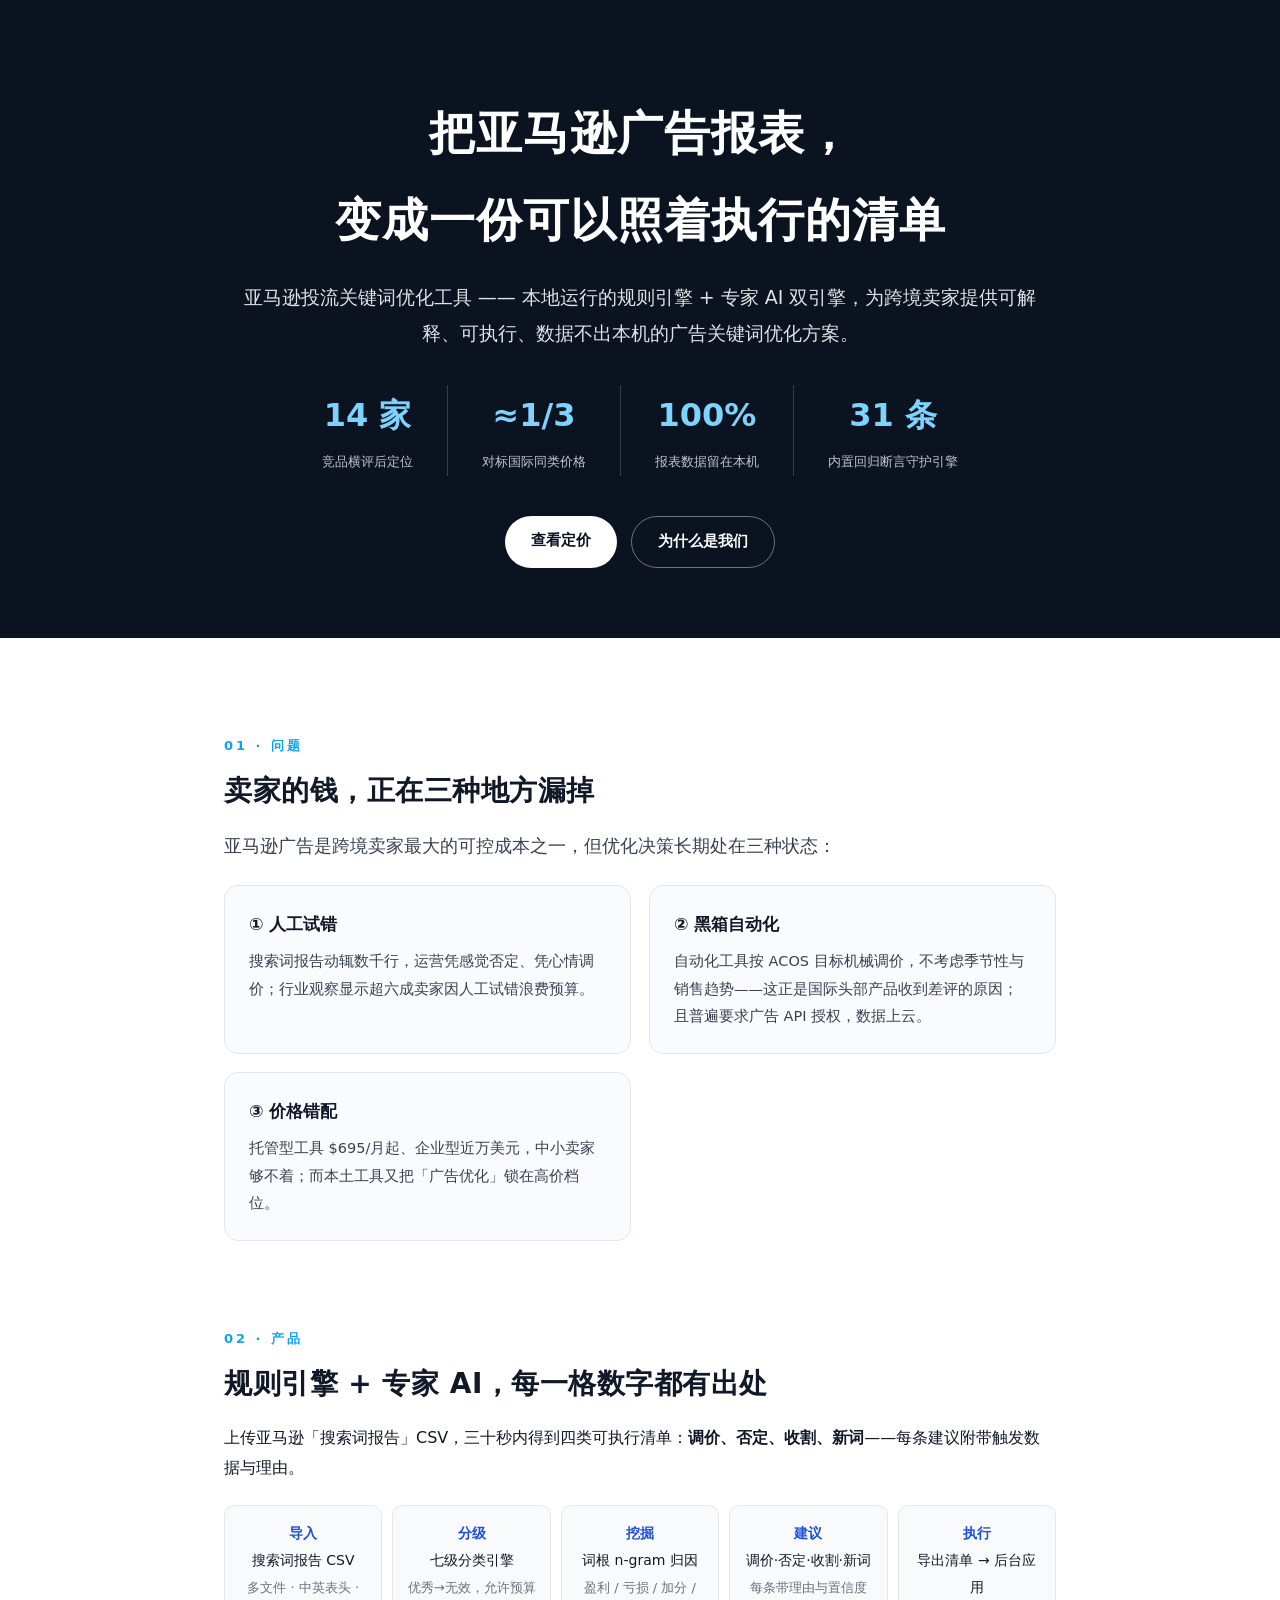
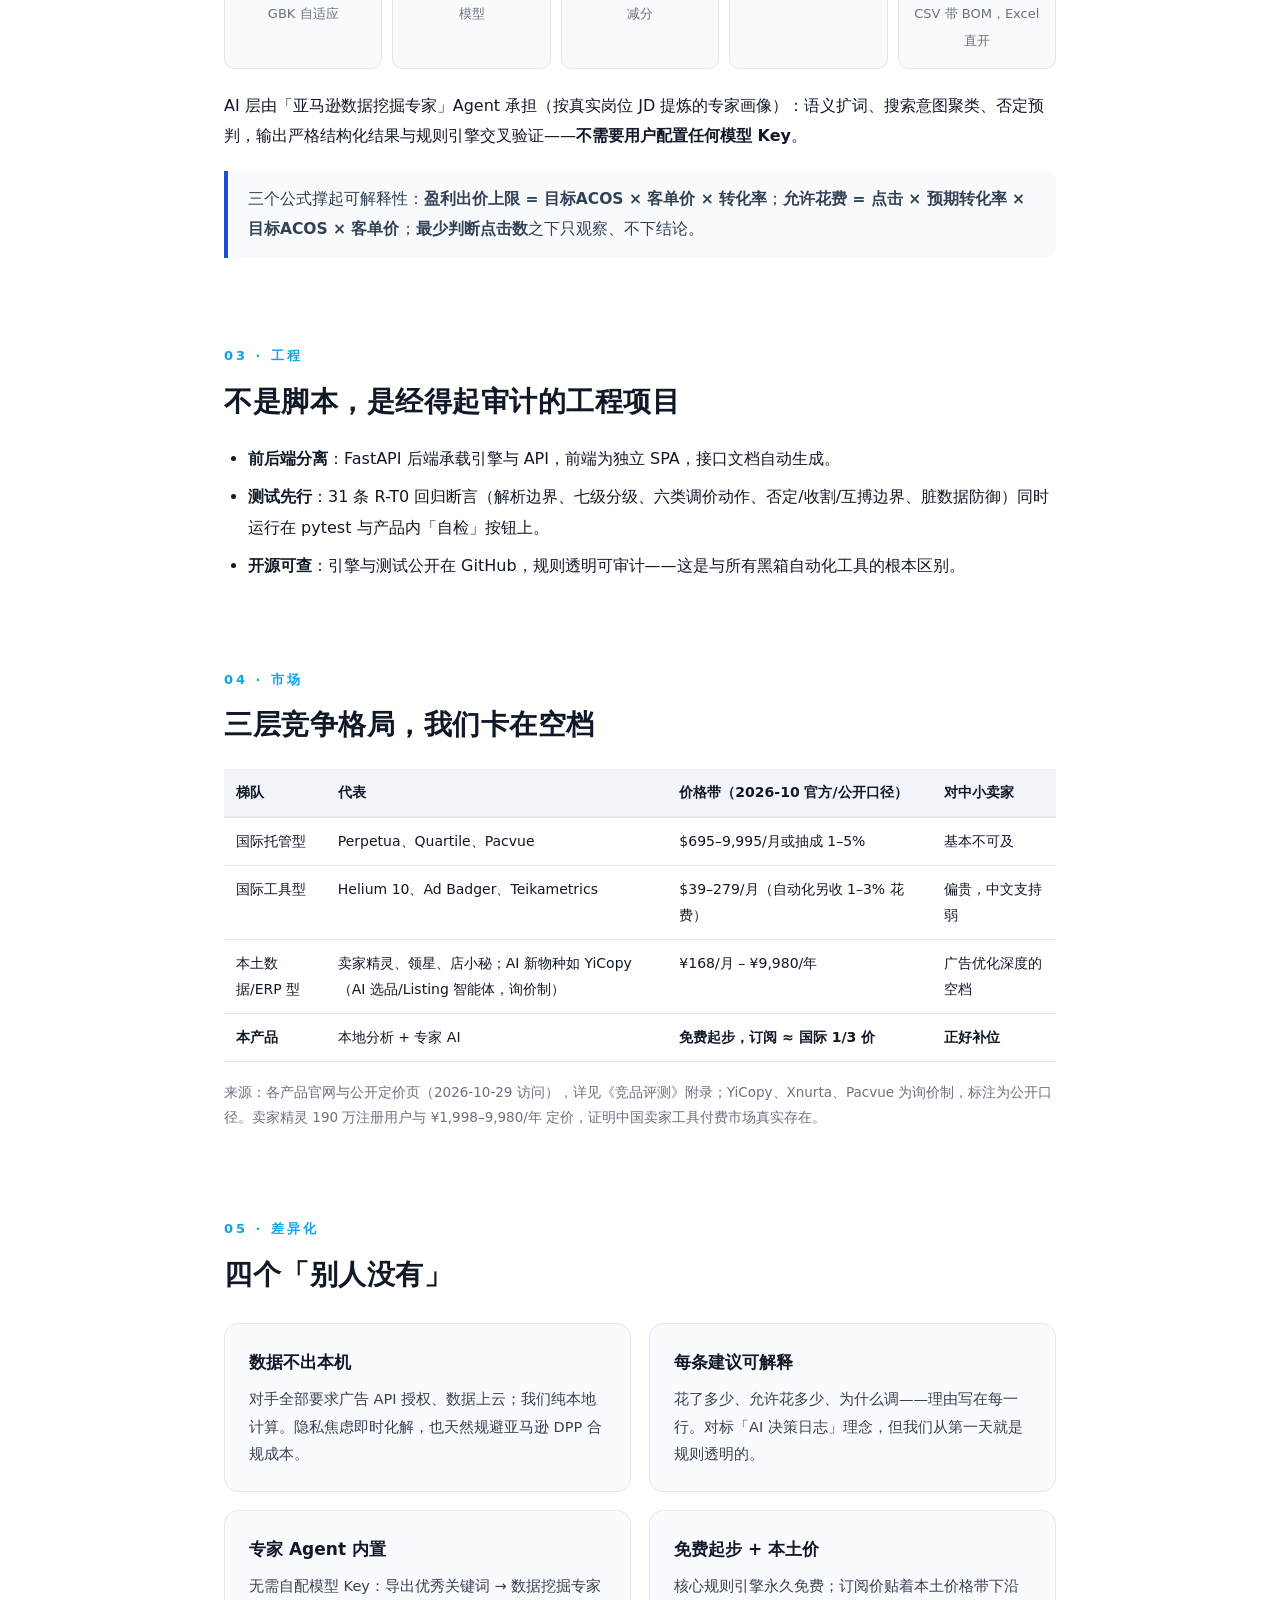
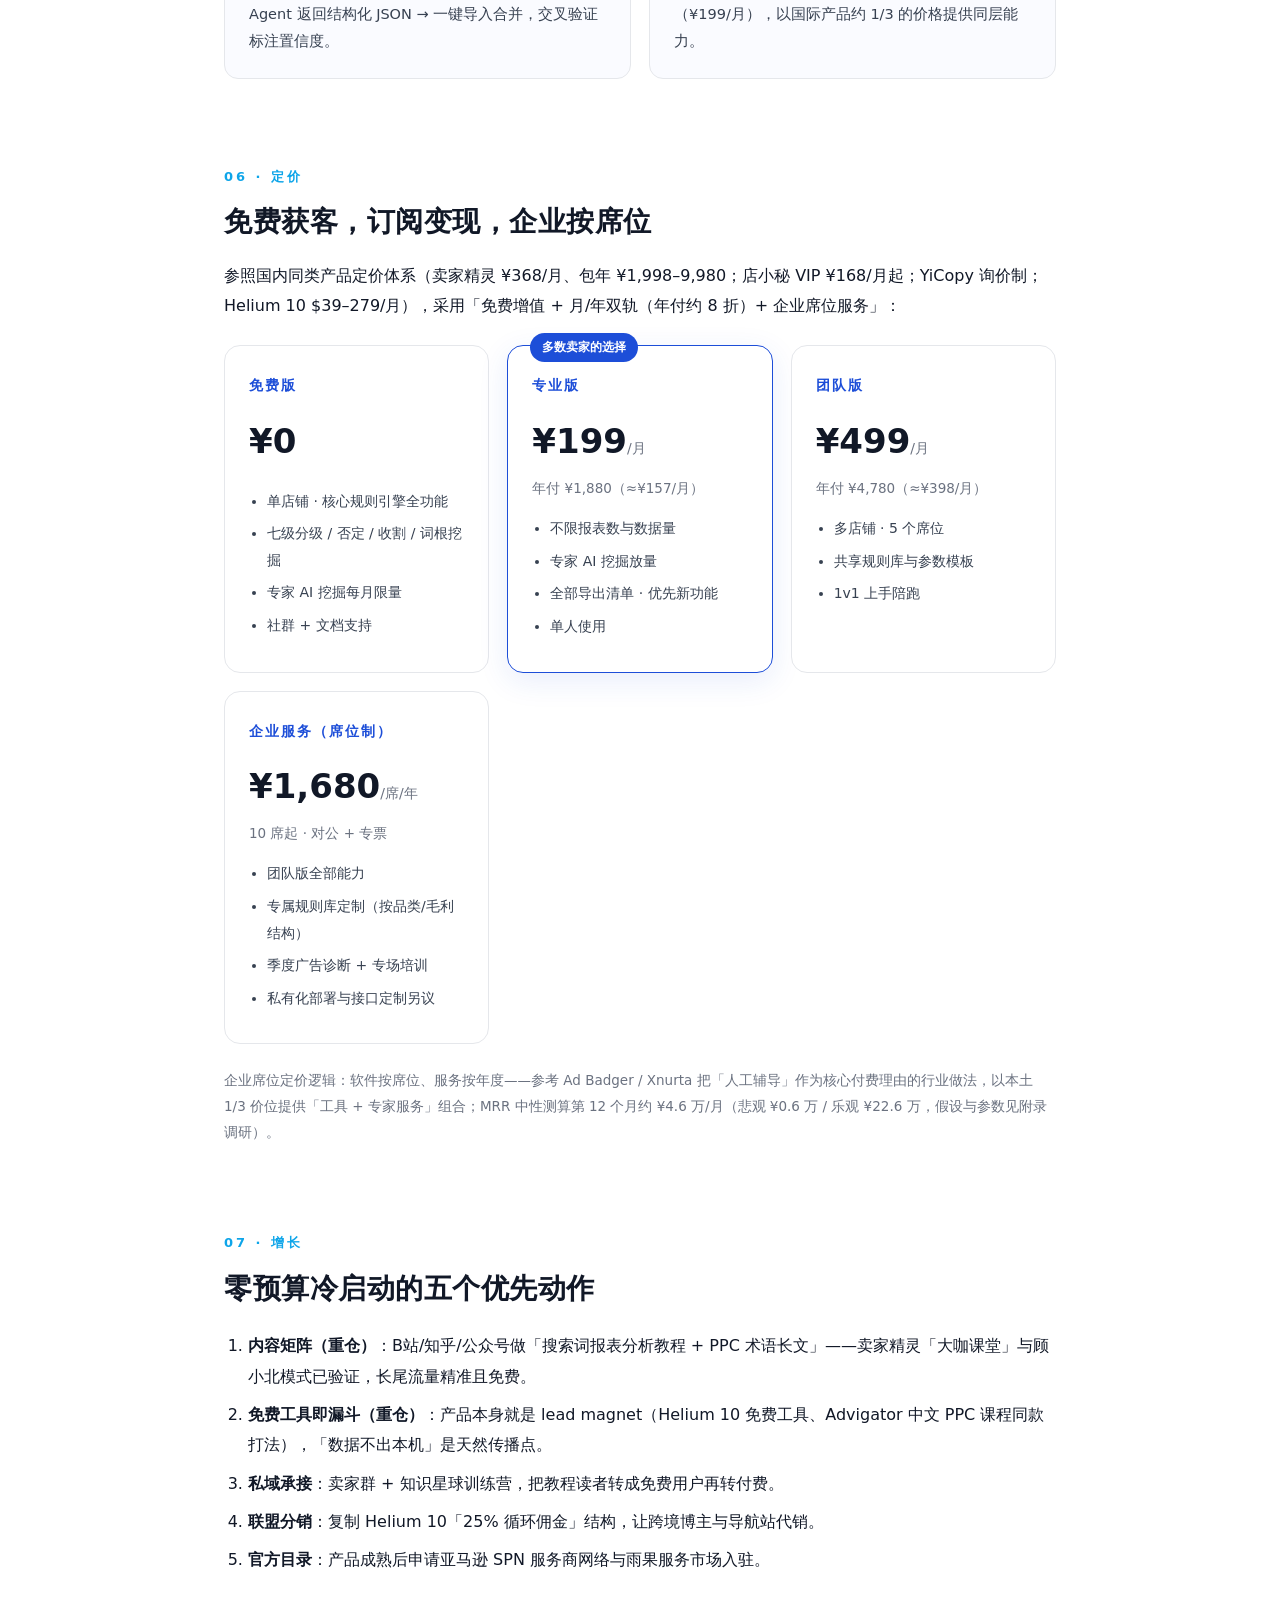
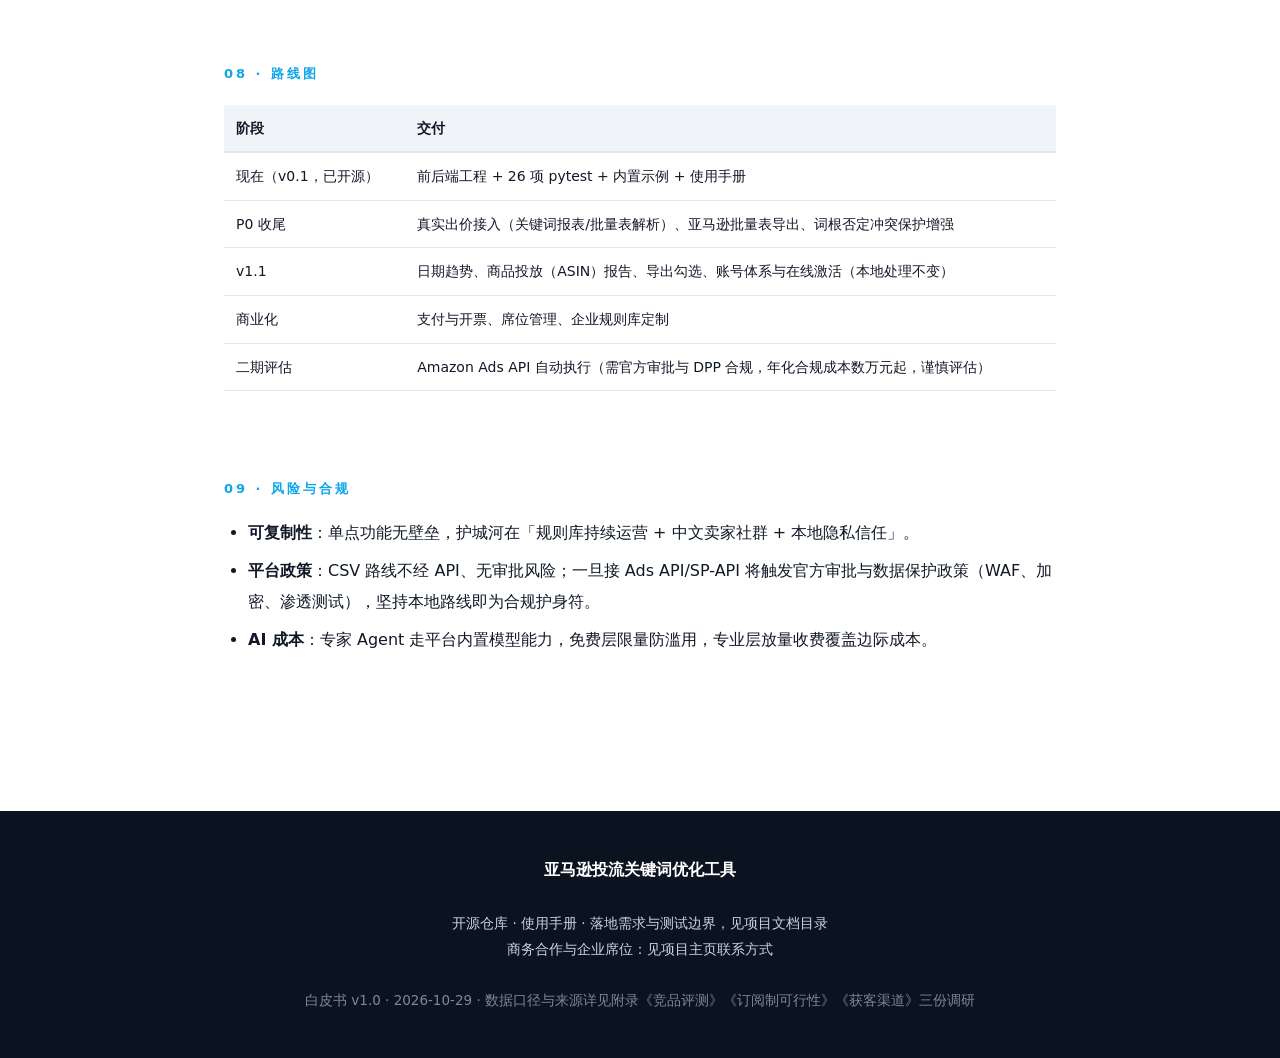
<file: docs/白皮书-亚马逊投流关键词优化工具.html>
<!DOCTYPE html>
<html lang="zh-CN">
<head>
<meta charset="utf-8">
<meta name="viewport" content="width=device-width, initial-scale=1">
<title>白皮书 · 亚马逊投流关键词优化工具</title>
<style>
:root{--ink:#111827;--sub:#6b7280;--pri:#1d4ed8;--acc:#0ea5e9;--line:#e5e7eb;--bg:#0b1220}
*{box-sizing:border-box}
body{margin:0;font-family:"Microsoft YaHei","PingFang SC","Segoe UI",system-ui,sans-serif;color:var(--ink);background:#fff;font-size:16px;line-height:1.9}
.hero{background:var(--bg);color:#fff;padding:90px 24px 70px;text-align:center}
.hero h1{font-size:clamp(28px,4.6vw,46px);margin:0 0 14px;letter-spacing:1px;font-weight:800}
.hero p.tag{font-size:clamp(15px,2vw,19px);opacity:.88;margin:0 auto 34px;max-width:820px}
.hero .stats{display:flex;gap:0;justify-content:center;flex-wrap:wrap}
.hero .stat{padding:0 34px;border-left:1px solid rgba(255,255,255,.18)}
.hero .stat:first-child{border-left:none}
.hero .stat b{display:block;font-size:clamp(22px,3vw,32px);color:#7dd3fc;font-weight:800}
.hero .stat span{font-size:13px;opacity:.75}
.hero .cta{margin-top:40px;display:flex;gap:14px;justify-content:center;flex-wrap:wrap}
.hero .cta a{color:#0b1220;background:#fff;border-radius:999px;padding:11px 26px;text-decoration:none;font-size:14.5px;font-weight:700}
.hero .cta a.ghost{background:transparent;color:#fff;border:1px solid rgba(255,255,255,.4)}
main{max-width:880px;margin:0 auto;padding:10px 24px 60px}
h2{font-size:clamp(21px,2.6vw,28px);margin:74px 0 8px;padding-top:12px;letter-spacing:.5px}
h2 small{display:block;font-size:13px;color:var(--acc);font-weight:700;letter-spacing:3px;margin-bottom:6px}
p{margin:12px 0}
.lead{font-size:17.5px;color:#374151}
.sub{color:var(--sub);font-size:13.5px}
.grid2{display:grid;grid-template-columns:repeat(auto-fit,minmax(300px,1fr));gap:18px;margin:22px 0}
.card{border:1px solid var(--line);border-radius:14px;padding:22px 24px;background:#fafbff}
.card h3{margin:0 0 8px;font-size:17px}
.card p{margin:0;font-size:14.5px;color:#374151}
.big{font-size:clamp(18px,2.2vw,24px);font-weight:800;color:var(--pri);line-height:1.5}
.quote{border-left:4px solid var(--pri);background:#f8fafc;padding:14px 20px;border-radius:0 10px 10px 0;margin:20px 0;font-size:15.5px;color:#334155}
table{width:100%;border-collapse:collapse;font-size:14px;margin:18px 0}
th{background:#f1f5f9;text-align:left;padding:10px 12px;border-bottom:2px solid var(--line);white-space:nowrap}
td{padding:10px 12px;border-bottom:1px solid var(--line);vertical-align:top}
.tier{display:grid;grid-template-columns:repeat(auto-fit,minmax(210px,1fr));gap:18px;margin:24px 0}
.plan{border:1.5px solid var(--line);border-radius:16px;padding:26px 24px;position:relative;background:#fff}
.plan.hot{border-color:var(--pri);box-shadow:0 8px 30px rgba(29,78,216,.10)}
.plan .name{font-size:14px;font-weight:800;color:var(--pri);letter-spacing:2px}
.plan .price{font-size:34px;font-weight:800;margin:10px 0 2px}
.plan .price small{font-size:14px;color:var(--sub);font-weight:400}
.plan ul{margin:14px 0 0;padding-left:18px;font-size:14px;color:#374151}
.plan li{margin:6px 0}
.plan .hot-tag{position:absolute;top:-13px;left:22px;background:var(--pri);color:#fff;font-size:12px;border-radius:999px;padding:3px 12px;font-weight:700}
ol,ul{padding-left:24px}
li{margin:8px 0}
.flow{display:grid;grid-template-columns:repeat(auto-fit,minmax(150px,1fr));gap:10px;margin:22px 0}
.flow div{background:#f8fafc;border:1px solid var(--line);border-radius:10px;padding:14px;text-align:center;font-size:14px}
.flow b{color:var(--pri)}
.foot{background:var(--bg);color:#cbd5e1;text-align:center;padding:44px 24px;font-size:13.5px;margin-top:80px}
.foot b{color:#fff;font-size:16px}
.note{font-size:13px;color:var(--sub)}
@media print{.hero{padding:50px 20px}}
</style>
</head>
<body>

<div class="hero">
  <h1>把亚马逊广告报表，<br>变成一份可以照着执行的清单</h1>
  <p class="tag">亚马逊投流关键词优化工具 —— 本地运行的规则引擎 + 专家 AI 双引擎，为跨境卖家提供可解释、可执行、数据不出本机的广告关键词优化方案。</p>
  <div class="stats">
    <div class="stat"><b>14 家</b><span>竞品横评后定位</span></div>
    <div class="stat"><b>≈1/3</b><span>对标国际同类价格</span></div>
    <div class="stat"><b>100%</b><span>报表数据留在本机</span></div>
    <div class="stat"><b>31 条</b><span>内置回归断言守护引擎</span></div>
  </div>
  <div class="cta">
    <a href="#pricing">查看定价</a>
    <a class="ghost" href="#why">为什么是我们</a>
  </div>
</div>

<main>

<h2><small>01 · 问题</small>卖家的钱，正在三种地方漏掉</h2>
<p class="lead">亚马逊广告是跨境卖家最大的可控成本之一，但优化决策长期处在三种状态：</p>
<div class="grid2">
  <div class="card"><h3>① 人工试错</h3><p>搜索词报告动辄数千行，运营凭感觉否定、凭心情调价；行业观察显示超六成卖家因人工试错浪费预算。</p></div>
  <div class="card"><h3>② 黑箱自动化</h3><p>自动化工具按 ACOS 目标机械调价，不考虑季节性与销售趋势——这正是国际头部产品收到差评的原因；且普遍要求广告 API 授权，数据上云。</p></div>
  <div class="card"><h3>③ 价格错配</h3><p>托管型工具 $695/月起、企业型近万美元，中小卖家够不着；而本土工具又把「广告优化」锁在高价档位。</p></div>
</div>

<h2><small>02 · 产品</small>规则引擎 + 专家 AI，每一格数字都有出处</h2>
<p>上传亚马逊「搜索词报告」CSV，三十秒内得到四类可执行清单：<b>调价、否定、收割、新词</b>——每条建议附带触发数据与理由。</p>
<div class="flow">
  <div><b>导入</b><br>搜索词报告 CSV<br><span class="note">多文件 · 中英表头 · GBK 自适应</span></div>
  <div><b>分级</b><br>七级分类引擎<br><span class="note">优秀→无效，允许预算模型</span></div>
  <div><b>挖掘</b><br>词根 n-gram 归因<br><span class="note">盈利 / 亏损 / 加分 / 减分</span></div>
  <div><b>建议</b><br>调价·否定·收割·新词<br><span class="note">每条带理由与置信度</span></div>
  <div><b>执行</b><br>导出清单 → 后台应用<br><span class="note">CSV 带 BOM，Excel 直开</span></div>
</div>
<p>AI 层由「亚马逊数据挖掘专家」Agent 承担（按真实岗位 JD 提炼的专家画像）：语义扩词、搜索意图聚类、否定预判，输出严格结构化结果与规则引擎交叉验证——<b>不需要用户配置任何模型 Key</b>。</p>
<div class="quote">三个公式撑起可解释性：<b>盈利出价上限 = 目标ACOS × 客单价 × 转化率</b>；<b>允许花费 = 点击 × 预期转化率 × 目标ACOS × 客单价</b>；<b>最少判断点击数</b>之下只观察、不下结论。</div>

<h2><small>03 · 工程</small>不是脚本，是经得起审计的工程项目</h2>
<ul>
<li><b>前后端分离</b>：FastAPI 后端承载引擎与 API，前端为独立 SPA，接口文档自动生成。</li>
<li><b>测试先行</b>：31 条 R-T0 回归断言（解析边界、七级分级、六类调价动作、否定/收割/互搏边界、脏数据防御）同时运行在 pytest 与产品内「自检」按钮上。</li>
<li><b>开源可查</b>：引擎与测试公开在 GitHub，规则透明可审计——这是与所有黑箱自动化工具的根本区别。</li>
</ul>

<h2><small>04 · 市场</small>三层竞争格局，我们卡在空档</h2>
<table>
<tr><th>梯队</th><th>代表</th><th>价格带（2026-10 官方/公开口径）</th><th>对中小卖家</th></tr>
<tr><td>国际托管型</td><td>Perpetua、Quartile、Pacvue</td><td>$695–9,995/月或抽成 1–5%</td><td>基本不可及</td></tr>
<tr><td>国际工具型</td><td>Helium 10、Ad Badger、Teikametrics</td><td>$39–279/月（自动化另收 1–3% 花费）</td><td>偏贵，中文支持弱</td></tr>
<tr><td>本土数据/ERP 型</td><td>卖家精灵、领星、店小秘；AI 新物种如 YiCopy（AI 选品/Listing 智能体，询价制）</td><td>¥168/月 – ¥9,980/年</td><td>广告优化深度的空档</td></tr>
<tr><td><b>本产品</b></td><td>本地分析 + 专家 AI</td><td><b>免费起步，订阅 ≈ 国际 1/3 价</b></td><td><b>正好补位</b></td></tr>
</table>
<p class="sub">来源：各产品官网与公开定价页（2026-10-29 访问），详见《竞品评测》附录；YiCopy、Xnurta、Pacvue 为询价制，标注为公开口径。卖家精灵 190 万注册用户与 ¥1,998–9,980/年 定价，证明中国卖家工具付费市场真实存在。</p>

<h2 id="why"><small>05 · 差异化</small>四个「别人没有」</h2>
<div class="grid2">
  <div class="card"><h3>数据不出本机</h3><p>对手全部要求广告 API 授权、数据上云；我们纯本地计算。隐私焦虑即时化解，也天然规避亚马逊 DPP 合规成本。</p></div>
  <div class="card"><h3>每条建议可解释</h3><p>花了多少、允许花多少、为什么调——理由写在每一行。对标「AI 决策日志」理念，但我们从第一天就是规则透明的。</p></div>
  <div class="card"><h3>专家 Agent 内置</h3><p>无需自配模型 Key：导出优秀关键词 → 数据挖掘专家 Agent 返回结构化 JSON → 一键导入合并，交叉验证标注置信度。</p></div>
  <div class="card"><h3>免费起步 + 本土价</h3><p>核心规则引擎永久免费；订阅价贴着本土价格带下沿（¥199/月），以国际产品约 1/3 的价格提供同层能力。</p></div>
</div>

<h2 id="pricing"><small>06 · 定价</small>免费获客，订阅变现，企业按席位</h2>
<p>参照国内同类产品定价体系（卖家精灵 ¥368/月、包年 ¥1,998–9,980；店小秘 VIP ¥168/月起；YiCopy 询价制；Helium 10 $39–279/月），采用「免费增值 + 月/年双轨（年付约 8 折）+ 企业席位服务」：</p>
<div class="tier">
  <div class="plan">
    <div class="name">免费版</div>
    <div class="price">¥0</div>
    <ul>
      <li>单店铺 · 核心规则引擎全功能</li>
      <li>七级分级 / 否定 / 收割 / 词根挖掘</li>
      <li>专家 AI 挖掘每月限量</li>
      <li>社群 + 文档支持</li>
    </ul>
  </div>
  <div class="plan hot">
    <div class="hot-tag">多数卖家的选择</div>
    <div class="name">专业版</div>
    <div class="price">¥199<small>/月</small></div>
    <div class="sub">年付 ¥1,880（≈¥157/月）</div>
    <ul>
      <li>不限报表数与数据量</li>
      <li>专家 AI 挖掘放量</li>
      <li>全部导出清单 · 优先新功能</li>
      <li>单人使用</li>
    </ul>
  </div>
  <div class="plan">
    <div class="name">团队版</div>
    <div class="price">¥499<small>/月</small></div>
    <div class="sub">年付 ¥4,780（≈¥398/月）</div>
    <ul>
      <li>多店铺 · 5 个席位</li>
      <li>共享规则库与参数模板</li>
      <li>1v1 上手陪跑</li>
    </ul>
  </div>
  <div class="plan">
    <div class="name">企业服务（席位制）</div>
    <div class="price">¥1,680<small>/席/年</small></div>
    <div class="sub">10 席起 · 对公 + 专票</div>
    <ul>
      <li>团队版全部能力</li>
      <li>专属规则库定制（按品类/毛利结构）</li>
      <li>季度广告诊断 + 专场培训</li>
      <li>私有化部署与接口定制另议</li>
    </ul>
  </div>
</div>
<p class="sub">企业席位定价逻辑：软件按席位、服务按年度——参考 Ad Badger / Xnurta 把「人工辅导」作为核心付费理由的行业做法，以本土 1/3 价位提供「工具 + 专家服务」组合；MRR 中性测算第 12 个月约 ¥4.6 万/月（悲观 ¥0.6 万 / 乐观 ¥22.6 万，假设与参数见附录调研）。</p>

<h2><small>07 · 增长</small>零预算冷启动的五个优先动作</h2>
<ol>
<li><b>内容矩阵（重仓）</b>：B站/知乎/公众号做「搜索词报表分析教程 + PPC 术语长文」——卖家精灵「大咖课堂」与顾小北模式已验证，长尾流量精准且免费。</li>
<li><b>免费工具即漏斗（重仓）</b>：产品本身就是 lead magnet（Helium 10 免费工具、Advigator 中文 PPC 课程同款打法），「数据不出本机」是天然传播点。</li>
<li><b>私域承接</b>：卖家群 + 知识星球训练营，把教程读者转成免费用户再转付费。</li>
<li><b>联盟分销</b>：复制 Helium 10「25% 循环佣金」结构，让跨境博主与导航站代销。</li>
<li><b>官方目录</b>：产品成熟后申请亚马逊 SPN 服务商网络与雨果服务市场入驻。</li>
</ol>

<h2><small>08 · 路线图</small></h2>
<table>
<tr><th>阶段</th><th>交付</th></tr>
<tr><td>现在（v0.1，已开源）</td><td>前后端工程 + 26 项 pytest + 内置示例 + 使用手册</td></tr>
<tr><td>P0 收尾</td><td>真实出价接入（关键词报表/批量表解析）、亚马逊批量表导出、词根否定冲突保护增强</td></tr>
<tr><td>v1.1</td><td>日期趋势、商品投放（ASIN）报告、导出勾选、账号体系与在线激活（本地处理不变）</td></tr>
<tr><td>商业化</td><td>支付与开票、席位管理、企业规则库定制</td></tr>
<tr><td>二期评估</td><td>Amazon Ads API 自动执行（需官方审批与 DPP 合规，年化合规成本数万元起，谨慎评估）</td></tr>
</table>

<h2><small>09 · 风险与合规</small></h2>
<ul>
<li><b>可复制性</b>：单点功能无壁垒，护城河在「规则库持续运营 + 中文卖家社群 + 本地隐私信任」。</li>
<li><b>平台政策</b>：CSV 路线不经 API、无审批风险；一旦接 Ads API/SP-API 将触发官方审批与数据保护政策（WAF、加密、渗透测试），坚持本地路线即为合规护身符。</li>
<li><b>AI 成本</b>：专家 Agent 走平台内置模型能力，免费层限量防滥用，专业层放量收费覆盖边际成本。</li>
</ul>

</main>

<div class="foot">
  <b>亚马逊投流关键词优化工具</b><br><br>
  开源仓库 · 使用手册 · 落地需求与测试边界，见项目文档目录<br>
  商务合作与企业席位：见项目主页联系方式<br><br>
  <span style="opacity:.6">白皮书 v1.0 · 2026-10-29 · 数据口径与来源详见附录《竞品评测》《订阅制可行性》《获客渠道》三份调研</span>
</div>

</body>
</html>
</file>
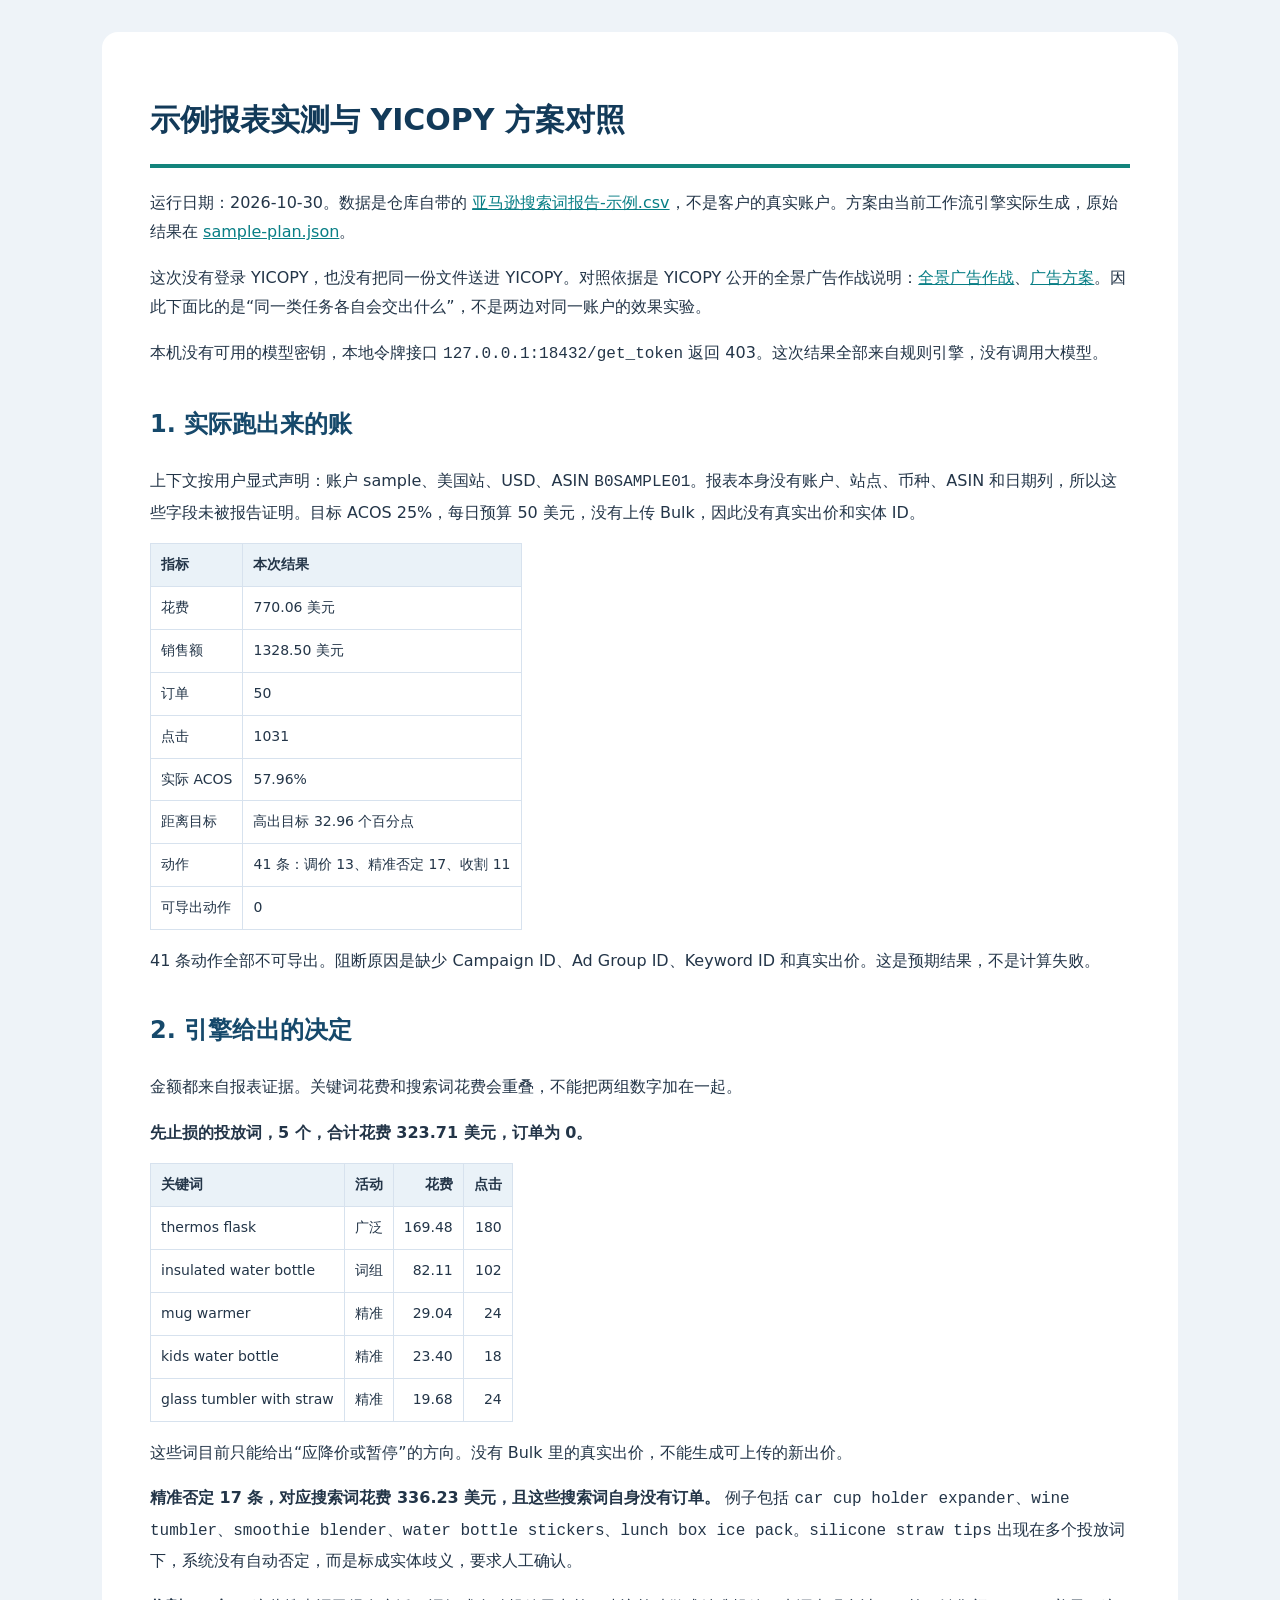
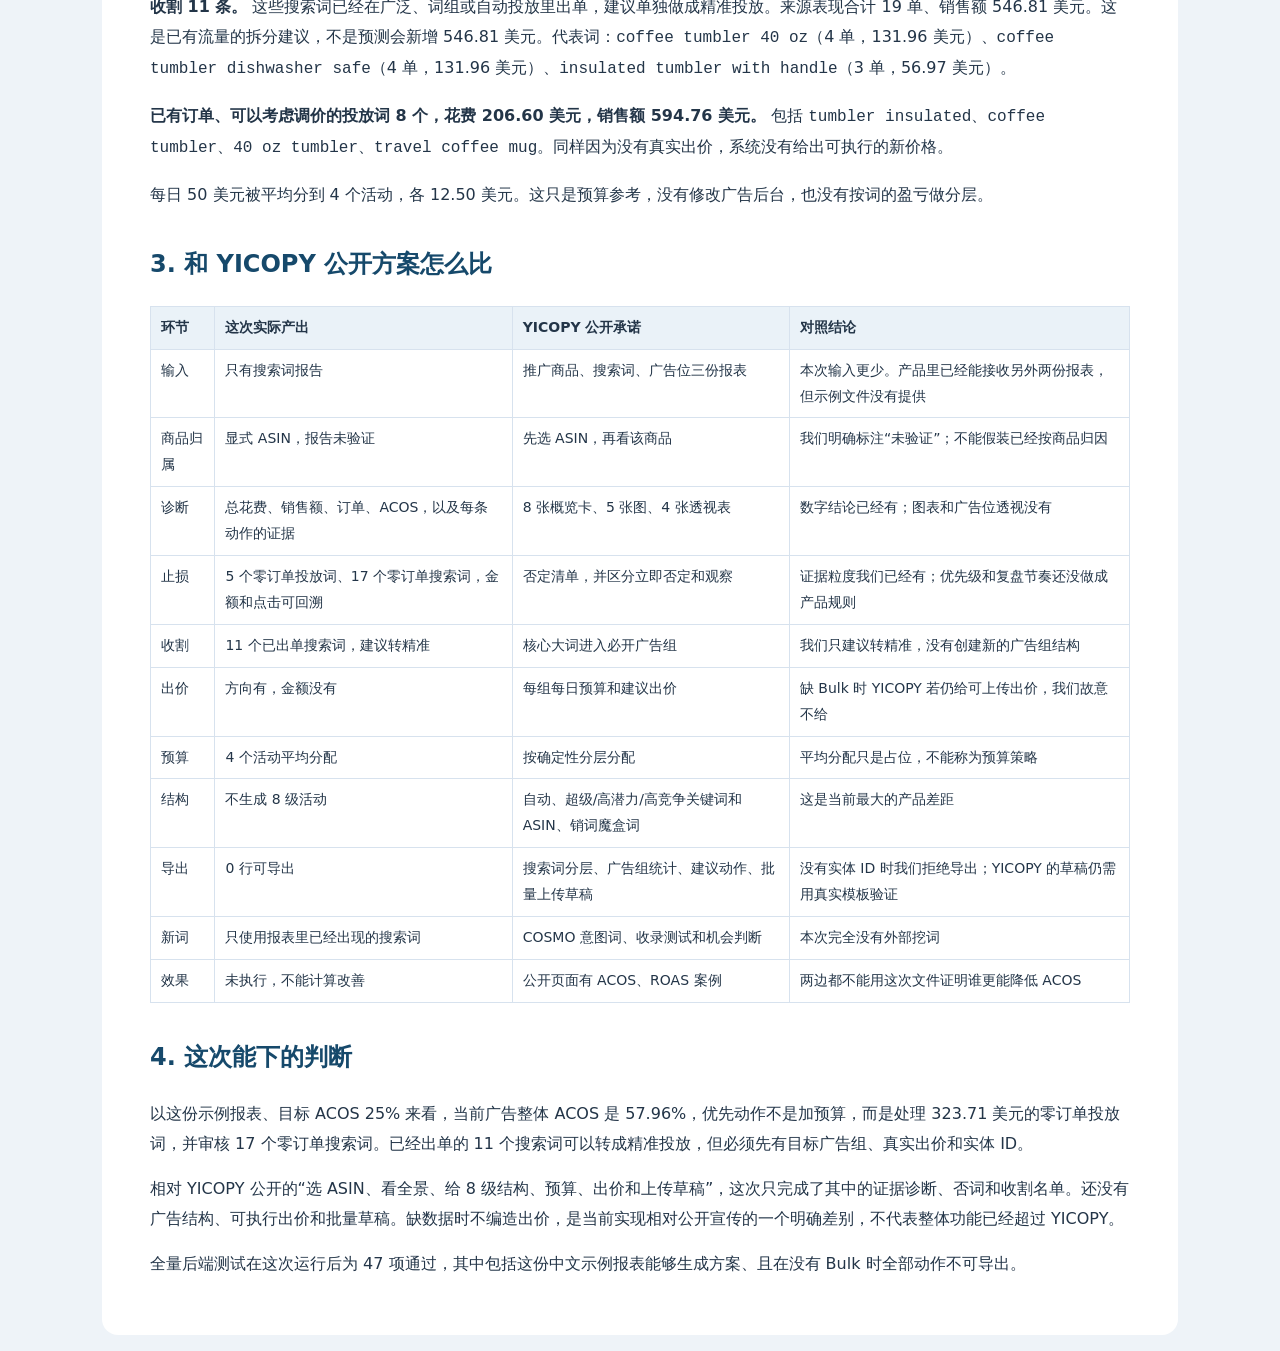
<file: docs/示例报表实测与YICOPY对照.html>
<!doctype html><html lang="zh-CN"><meta charset="utf-8"><meta name="viewport" content="width=device-width,initial-scale=1"><title>示例报表实测与 YICOPY 对照</title><style>
body{margin:0;background:#eef3f8;color:#233548;font:16px/1.85 "Microsoft YaHei",system-ui,sans-serif}
main{max-width:980px;margin:32px auto;background:white;padding:40px 48px;border-radius:16px}
h1{font-size:30px;color:#123a59;border-bottom:4px solid #13847c;padding-bottom:16px}
h2{color:#16496b;margin-top:32px}
table{width:100%;border-collapse:collapse;font-size:14px;display:block;overflow:auto}
th,td{border:1px solid #d7e2ee;padding:8px 10px;vertical-align:top}
th{background:#eaf2f8;text-align:left}
a{color:#087e85}
</style><main><h1>示例报表实测与 YICOPY 方案对照</h1>
<p>运行日期：2026-10-30。数据是仓库自带的 <a href="../examples/亚马逊搜索词报告-示例.csv">亚马逊搜索词报告-示例.csv</a>，不是客户的真实账户。方案由当前工作流引擎实际生成，原始结果在 <a href="runs/sample-plan.json">sample-plan.json</a>。</p>
<p>这次没有登录 YICOPY，也没有把同一份文件送进 YICOPY。对照依据是 YICOPY 公开的全景广告作战说明：<a href="https://yicopy.com/features/sp-panoramic-ads">全景广告作战</a>、<a href="https://yicopy.com/ai-advertising-strategy">广告方案</a>。因此下面比的是“同一类任务各自会交出什么”，不是两边对同一账户的效果实验。</p>
<p>本机没有可用的模型密钥，本地令牌接口 <code>127.0.0.1:18432/get_token</code> 返回 403。这次结果全部来自规则引擎，没有调用大模型。</p>
<h2>1. 实际跑出来的账</h2>
<p>上下文按用户显式声明：账户 sample、美国站、USD、ASIN <code>B0SAMPLE01</code>。报表本身没有账户、站点、币种、ASIN 和日期列，所以这些字段未被报告证明。目标 ACOS 25%，每日预算 50 美元，没有上传 Bulk，因此没有真实出价和实体 ID。</p>
<table>
<thead>
<tr>
<th>指标</th>
<th>本次结果</th>
</tr>
</thead>
<tbody>
<tr>
<td>花费</td>
<td>770.06 美元</td>
</tr>
<tr>
<td>销售额</td>
<td>1328.50 美元</td>
</tr>
<tr>
<td>订单</td>
<td>50</td>
</tr>
<tr>
<td>点击</td>
<td>1031</td>
</tr>
<tr>
<td>实际 ACOS</td>
<td>57.96%</td>
</tr>
<tr>
<td>距离目标</td>
<td>高出目标 32.96 个百分点</td>
</tr>
<tr>
<td>动作</td>
<td>41 条：调价 13、精准否定 17、收割 11</td>
</tr>
<tr>
<td>可导出动作</td>
<td>0</td>
</tr>
</tbody>
</table>
<p>41 条动作全部不可导出。阻断原因是缺少 Campaign ID、Ad Group ID、Keyword ID 和真实出价。这是预期结果，不是计算失败。</p>
<h2>2. 引擎给出的决定</h2>
<p>金额都来自报表证据。关键词花费和搜索词花费会重叠，不能把两组数字加在一起。</p>
<p><strong>先止损的投放词，5 个，合计花费 323.71 美元，订单为 0。</strong></p>
<table>
<thead>
<tr>
<th>关键词</th>
<th>活动</th>
<th style="text-align: right;">花费</th>
<th style="text-align: right;">点击</th>
</tr>
</thead>
<tbody>
<tr>
<td>thermos flask</td>
<td>广泛</td>
<td style="text-align: right;">169.48</td>
<td style="text-align: right;">180</td>
</tr>
<tr>
<td>insulated water bottle</td>
<td>词组</td>
<td style="text-align: right;">82.11</td>
<td style="text-align: right;">102</td>
</tr>
<tr>
<td>mug warmer</td>
<td>精准</td>
<td style="text-align: right;">29.04</td>
<td style="text-align: right;">24</td>
</tr>
<tr>
<td>kids water bottle</td>
<td>精准</td>
<td style="text-align: right;">23.40</td>
<td style="text-align: right;">18</td>
</tr>
<tr>
<td>glass tumbler with straw</td>
<td>精准</td>
<td style="text-align: right;">19.68</td>
<td style="text-align: right;">24</td>
</tr>
</tbody>
</table>
<p>这些词目前只能给出“应降价或暂停”的方向。没有 Bulk 里的真实出价，不能生成可上传的新出价。</p>
<p><strong>精准否定 17 条，对应搜索词花费 336.23 美元，且这些搜索词自身没有订单。</strong> 例子包括 <code>car cup holder expander</code>、<code>wine tumbler</code>、<code>smoothie blender</code>、<code>water bottle stickers</code>、<code>lunch box ice pack</code>。<code>silicone straw tips</code> 出现在多个投放词下，系统没有自动否定，而是标成实体歧义，要求人工确认。</p>
<p><strong>收割 11 条。</strong> 这些搜索词已经在广泛、词组或自动投放里出单，建议单独做成精准投放。来源表现合计 19 单、销售额 546.81 美元。这是已有流量的拆分建议，不是预测会新增 546.81 美元。代表词：<code>coffee tumbler 40 oz</code>（4 单，131.96 美元）、<code>coffee tumbler dishwasher safe</code>（4 单，131.96 美元）、<code>insulated tumbler with handle</code>（3 单，56.97 美元）。</p>
<p><strong>已有订单、可以考虑调价的投放词 8 个，花费 206.60 美元，销售额 594.76 美元。</strong> 包括 <code>tumbler insulated</code>、<code>coffee tumbler</code>、<code>40 oz tumbler</code>、<code>travel coffee mug</code>。同样因为没有真实出价，系统没有给出可执行的新价格。</p>
<p>每日 50 美元被平均分到 4 个活动，各 12.50 美元。这只是预算参考，没有修改广告后台，也没有按词的盈亏做分层。</p>
<h2>3. 和 YICOPY 公开方案怎么比</h2>
<table>
<thead>
<tr>
<th>环节</th>
<th>这次实际产出</th>
<th>YICOPY 公开承诺</th>
<th>对照结论</th>
</tr>
</thead>
<tbody>
<tr>
<td>输入</td>
<td>只有搜索词报告</td>
<td>推广商品、搜索词、广告位三份报表</td>
<td>本次输入更少。产品里已经能接收另外两份报表，但示例文件没有提供</td>
</tr>
<tr>
<td>商品归属</td>
<td>显式 ASIN，报告未验证</td>
<td>先选 ASIN，再看该商品</td>
<td>我们明确标注“未验证”；不能假装已经按商品归因</td>
</tr>
<tr>
<td>诊断</td>
<td>总花费、销售额、订单、ACOS，以及每条动作的证据</td>
<td>8 张概览卡、5 张图、4 张透视表</td>
<td>数字结论已经有；图表和广告位透视没有</td>
</tr>
<tr>
<td>止损</td>
<td>5 个零订单投放词、17 个零订单搜索词，金额和点击可回溯</td>
<td>否定清单，并区分立即否定和观察</td>
<td>证据粒度我们已经有；优先级和复盘节奏还没做成产品规则</td>
</tr>
<tr>
<td>收割</td>
<td>11 个已出单搜索词，建议转精准</td>
<td>核心大词进入必开广告组</td>
<td>我们只建议转精准，没有创建新的广告组结构</td>
</tr>
<tr>
<td>出价</td>
<td>方向有，金额没有</td>
<td>每组每日预算和建议出价</td>
<td>缺 Bulk 时 YICOPY 若仍给可上传出价，我们故意不给</td>
</tr>
<tr>
<td>预算</td>
<td>4 个活动平均分配</td>
<td>按确定性分层分配</td>
<td>平均分配只是占位，不能称为预算策略</td>
</tr>
<tr>
<td>结构</td>
<td>不生成 8 级活动</td>
<td>自动、超级/高潜力/高竞争关键词和 ASIN、销词魔盒词</td>
<td>这是当前最大的产品差距</td>
</tr>
<tr>
<td>导出</td>
<td>0 行可导出</td>
<td>搜索词分层、广告组统计、建议动作、批量上传草稿</td>
<td>没有实体 ID 时我们拒绝导出；YICOPY 的草稿仍需用真实模板验证</td>
</tr>
<tr>
<td>新词</td>
<td>只使用报表里已经出现的搜索词</td>
<td>COSMO 意图词、收录测试和机会判断</td>
<td>本次完全没有外部挖词</td>
</tr>
<tr>
<td>效果</td>
<td>未执行，不能计算改善</td>
<td>公开页面有 ACOS、ROAS 案例</td>
<td>两边都不能用这次文件证明谁更能降低 ACOS</td>
</tr>
</tbody>
</table>
<h2>4. 这次能下的判断</h2>
<p>以这份示例报表、目标 ACOS 25% 来看，当前广告整体 ACOS 是 57.96%，优先动作不是加预算，而是处理 323.71 美元的零订单投放词，并审核 17 个零订单搜索词。已经出单的 11 个搜索词可以转成精准投放，但必须先有目标广告组、真实出价和实体 ID。</p>
<p>相对 YICOPY 公开的“选 ASIN、看全景、给 8 级结构、预算、出价和上传草稿”，这次只完成了其中的证据诊断、否词和收割名单。还没有广告结构、可执行出价和批量草稿。缺数据时不编造出价，是当前实现相对公开宣传的一个明确差别，不代表整体功能已经超过 YICOPY。</p>
<p>全量后端测试在这次运行后为 47 项通过，其中包括这份中文示例报表能够生成方案、且在没有 Bulk 时全部动作不可导出。</p></main></html>
</file>
